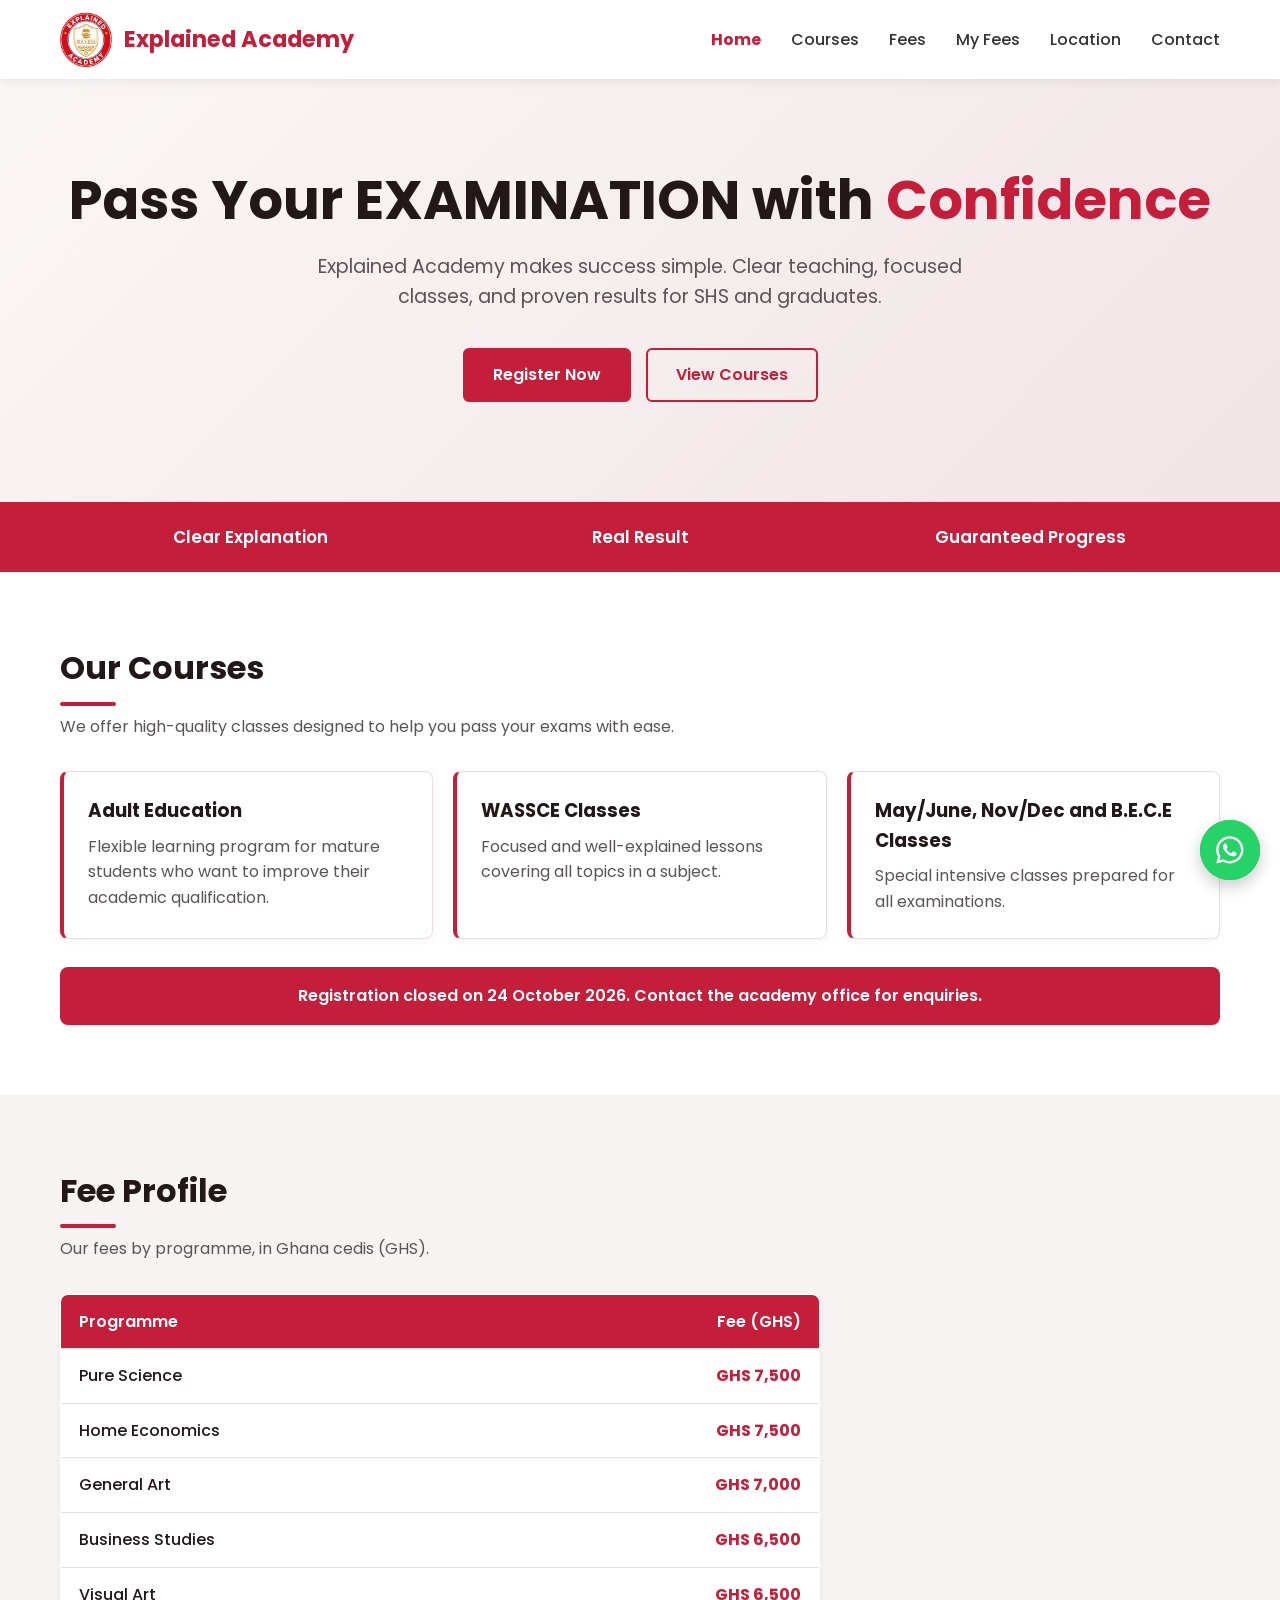
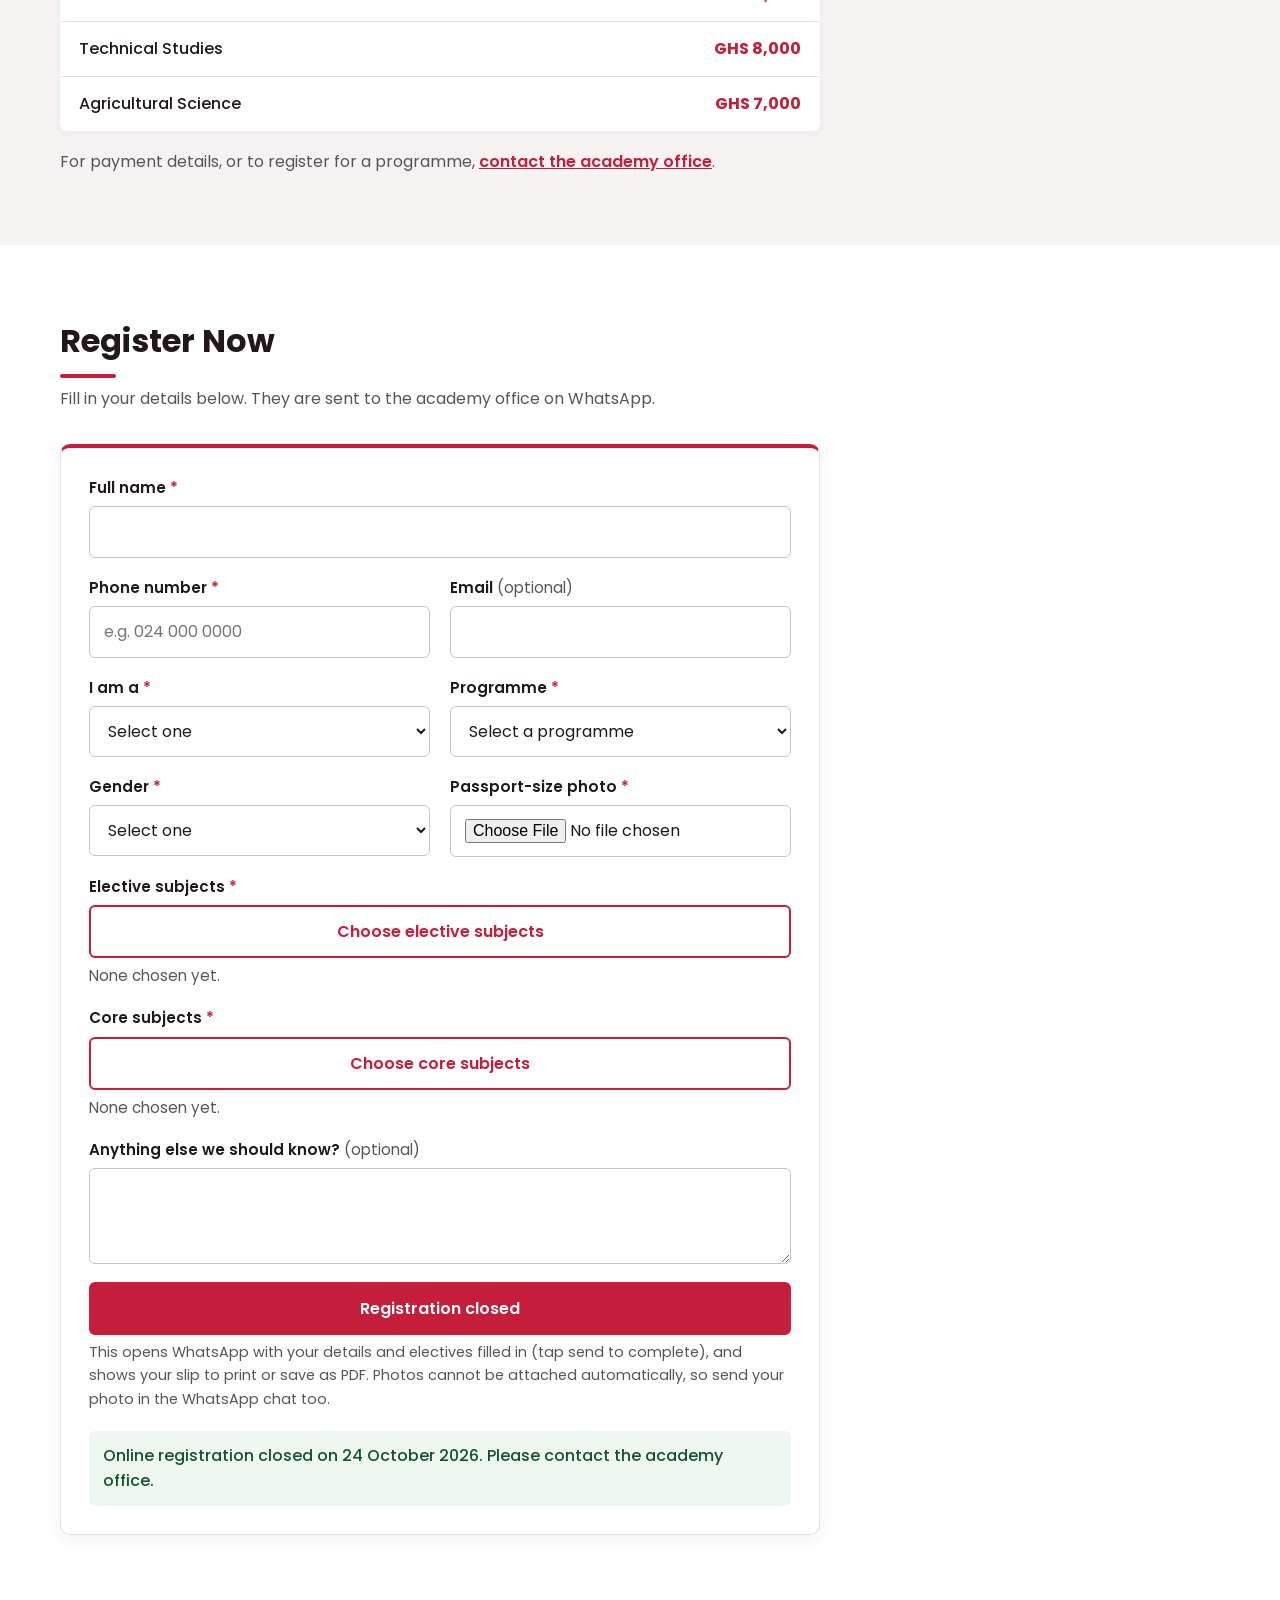
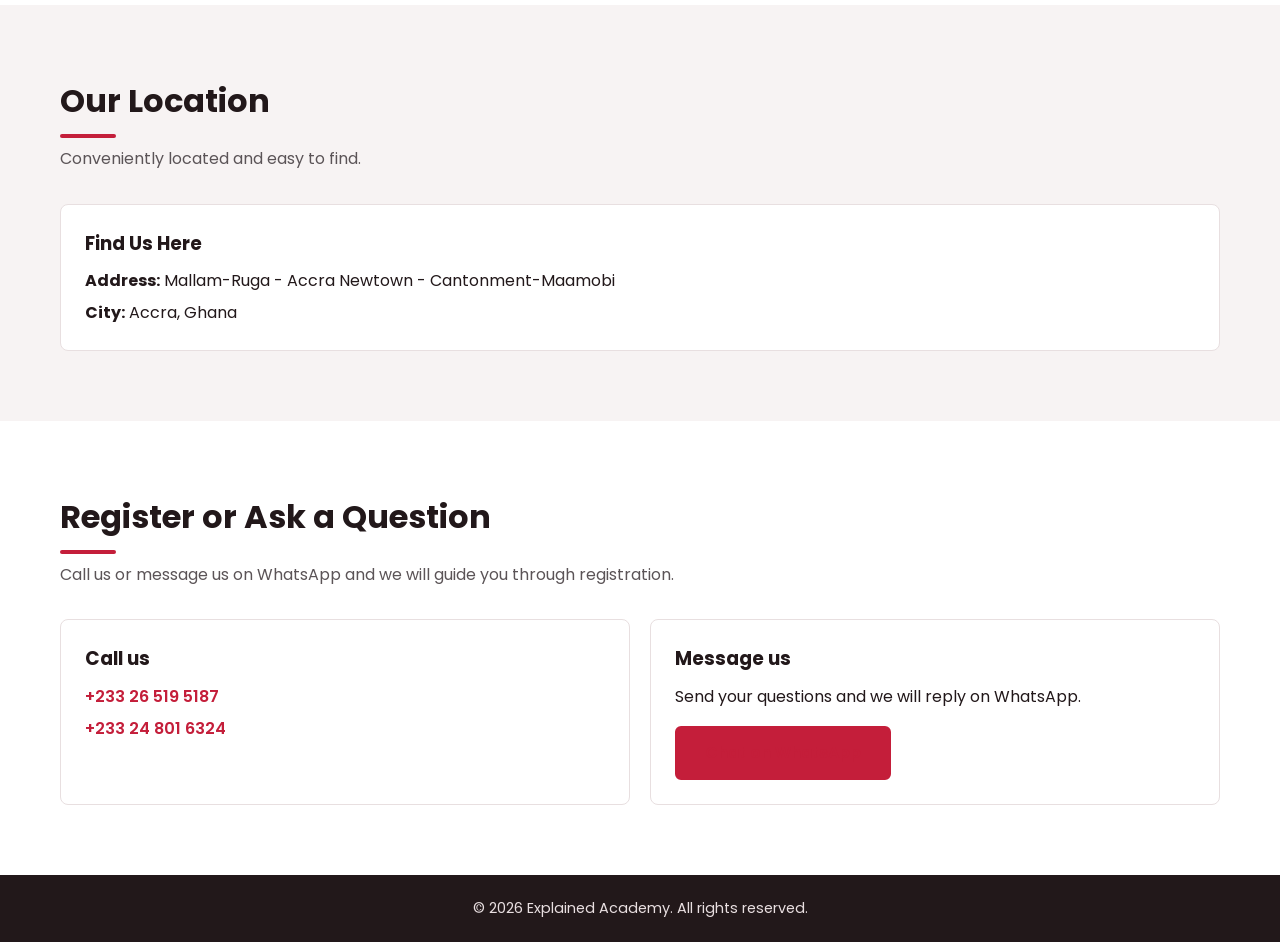
<file: index.html>
<!DOCTYPE html>
<html lang="en">
<head>
<meta charset="UTF-8">
<meta name="viewport" content="width=device-width, initial-scale=1.0, viewport-fit=cover">
<title>Explained Academy | Clear Explanation, Real Result, Guaranteed Progress</title>
<meta name="description" content="Explained Academy | Clear Explanation, Real Result, Guaranteed Progress">

<!-- Google Font -->
<link rel="preconnect" href="https://fonts.googleapis.com">
<link rel="preconnect" href="https://fonts.gstatic.com" crossorigin>
<link href="https://fonts.googleapis.com/css2?family=Poppins:wght@400;500;600;700&display=swap" rel="stylesheet">

<style>
:root {
    --red: #c41e3a;
    --red-dark: #a01830;
    --ink: #22181a;
    --muted: #5b5457;
    --soft: #f7f3f3;
    --line: #e8dfe0;
}
* { margin: 0; padding: 0; box-sizing: border-box; }
html { scroll-behavior: smooth; scroll-padding-top: 90px; }
body { font-family: 'Poppins', system-ui, sans-serif; line-height: 1.6; color: var(--ink); background: #fff; }
.container { max-width: 1200px; margin: 0 auto; padding: 0 20px; }
section { padding: 70px 0; }

/* ===== HEADER ===== */
header { background: #fff; box-shadow: 0 2px 10px rgba(0,0,0,.08); position: sticky; top: 0; z-index: 1000; }
.header-content { display: flex; justify-content: space-between; align-items: center; padding: 12px 0; }
.logo { display: flex; align-items: center; gap: 12px; text-decoration: none; }
.logo img { height: 55px; width: auto; }
.logo-text { font-size: 1.4rem; font-weight: 700; color: var(--red); }
nav ul { display: flex; list-style: none; gap: 30px; }
nav a { text-decoration: none; color: #333; font-weight: 500; transition: color .3s; }
nav a:hover { color: var(--red); }

/* ===== BUTTONS ===== */
.btn { display: inline-block; background: var(--red); color: #fff; padding: 12px 28px; border-radius: 6px; text-decoration: none; font-weight: 600; font-size: 1rem; border: 2px solid var(--red); transition: background .3s, color .3s; }
.btn:hover { background: var(--red-dark); border-color: var(--red-dark); }
.btn-outline { background: transparent; color: var(--red); }
.btn-outline:hover { background: var(--red); color: #fff; }
.btn:focus-visible, nav a:focus-visible { outline: 3px solid var(--ink); outline-offset: 3px; }

/* ===== HERO ===== */
.hero { background: linear-gradient(135deg, #fbf6f6 0%, #f0e4e6 100%); padding: 90px 0 100px; text-align: center; }
.hero h1 { font-size: clamp(2rem, 5vw, 3.4rem); line-height: 1.15; margin-bottom: 20px; }
.hero h1 span { color: var(--red); }
.hero p { font-size: 1.2rem; color: var(--muted); max-width: 700px; margin: 0 auto 35px; }
.hero-buttons { display: flex; justify-content: center; gap: 15px; flex-wrap: wrap; }

/* ===== PROMISE STRIP ===== */
.promise { background: var(--red); color: #fff; padding: 22px 0; }
.promise ul { list-style: none; display: grid; grid-template-columns: repeat(3, 1fr); gap: 10px; text-align: center; font-weight: 600; font-size: 1.05rem; }

/* ===== SECTION HEADINGS ===== */
.section-title { font-size: 2rem; margin-bottom: 8px; }
.section-title::after { content: ""; display: block; width: 56px; height: 4px; margin-top: 8px; background: var(--red); border-radius: 2px; }
.section-subtitle { color: var(--muted); margin-bottom: 32px; }

/* ===== COURSES ===== */
.courses-grid { display: grid; grid-template-columns: repeat(3, 1fr); gap: 20px; }
.course-card { background: #fff; padding: 24px; border-radius: 8px; border: 1px solid var(--line); border-left: 4px solid var(--red); box-shadow: 0 2px 8px rgba(0,0,0,.05); }
.course-card h3 { margin-bottom: 8px; font-size: 1.15rem; }
.course-card p { color: var(--muted); }
.registration-banner { background: var(--red); color: #fff; text-align: center; padding: 16px; border-radius: 8px; font-weight: 600; margin-top: 28px; }

/* ===== LOCATION & CONTACT ===== */
.fees, .location { background: var(--soft); }

/* ===== REGISTRATION FORM ===== */
.reg-form { max-width: 760px; display: grid; grid-template-columns: repeat(2, 1fr); gap: 18px 20px; padding: 28px; background: #fff; border: 1px solid var(--line); border-top: 4px solid var(--red); border-radius: 10px; box-shadow: 0 4px 16px rgba(0,0,0,.06); }
.field { display: flex; flex-direction: column; gap: 6px; }
.field.full { grid-column: 1 / -1; }
.field label { font-weight: 600; font-size: .95rem; }
.field .req::after { content: " *"; color: var(--red); }
.field .opt { font-weight: 400; color: var(--muted); }
.field input, .field select, .field textarea { width: 100%; min-height: 48px; padding: 12px 14px; font: inherit; font-size: 1rem; color: var(--ink); background: #fff; border: 1px solid #cdc2c4; border-radius: 6px; }
.field textarea { min-height: 96px; resize: vertical; }
.field input:focus, .field select:focus, .field textarea:focus { outline: 3px solid rgba(196,30,58,.3); border-color: var(--red); }
.field input:user-invalid, .field select:user-invalid { border-color: var(--red); background: #fff8f9; }
.reg-note { color: var(--muted); font-size: .9rem; }
.reg-status { margin-top: 14px; padding: 12px 14px; border-radius: 6px; background: #eef8f1; color: #14532d; font-weight: 500; }
.reg-status a { color: inherit; font-weight: 700; }
.reg-status[hidden] { display: none; }

/* ===== FEES ===== */
.fee-table { width: 100%; max-width: 760px; border-collapse: collapse; background: #fff; border: 1px solid var(--line); border-radius: 8px; overflow: hidden; box-shadow: 0 2px 8px rgba(0,0,0,.05); }
.sr-only { position: absolute; width: 1px; height: 1px; overflow: hidden; clip: rect(0 0 0 0); white-space: nowrap; }
.fee-table th, .fee-table td { padding: 14px 18px; text-align: left; border-bottom: 1px solid var(--line); }
.fee-table thead th { background: var(--red); color: #fff; font-weight: 600; }
.fee-table th:last-child, .fee-table td:last-child { text-align: right; white-space: nowrap; }
.fee-table tbody tr:last-child td, .fee-table tbody tr:last-child th { border-bottom: 0; }
.fee-table tbody th { font-weight: 500; }
.fee-table tbody td { font-weight: 700; color: var(--red); }
.fee-table tbody tr:hover { background: #fbf4f5; }
.fee-note { margin-top: 18px; color: var(--muted); max-width: 760px; }
.fee-note a { color: var(--red); font-weight: 600; }
.info-grid { display: grid; grid-template-columns: repeat(2, 1fr); gap: 20px; }
.info-card { background: #fff; padding: 24px; border-radius: 8px; border: 1px solid var(--line); }
.info-card h3 { margin-bottom: 10px; }
.info-card p + p { margin-top: 6px; }
.info-card a { color: var(--red); font-weight: 600; text-decoration: none; }
.info-card a:hover { text-decoration: underline; }
.contact-actions { display: flex; gap: 12px; flex-wrap: wrap; margin-top: 16px; }
footer { background: var(--ink); color: #e9dfe1; text-align: center; padding: 22px 0; font-size: .9rem; }

/* ===== WHATSAPP WIDGET ===== */
.wa-widget { --school-color: var(--red); --wa-green: #25d366; --wa-green-dark: #1ebe5a; --wa-size: 60px; --wa-gap: 20px;
    position: fixed; right: max(var(--wa-gap), env(safe-area-inset-right)); bottom: max(var(--wa-gap), env(safe-area-inset-bottom)); z-index: 2000; }
.wa-toggle { position: relative; display: grid; place-items: center; width: var(--wa-size); height: var(--wa-size); padding: 0; border: 0; border-radius: 50%; background: var(--wa-green); color: #fff; cursor: pointer; box-shadow: 0 6px 16px rgba(0,0,0,.22); transition: background-color .2s, transform .2s; }
.wa-toggle svg { width: 56%; height: 56%; fill: currentColor; }
.wa-toggle:hover { background: var(--wa-green-dark); transform: scale(1.06); }
.wa-toggle:focus-visible { outline: 3px solid #fff; outline-offset: 3px; box-shadow: 0 0 0 6px var(--school-color); }
.wa-toggle::before { content: ""; position: absolute; inset: 0; border-radius: 50%; background: var(--wa-green); z-index: -1; animation: wa-ring 3.5s ease-out 1.5s infinite; }
.wa-widget.is-open .wa-toggle::before, .wa-toggle:hover::before { animation: none; }
@keyframes wa-ring { 0% { transform: scale(1); opacity: .55; } 60%, 100% { transform: scale(1.7); opacity: 0; } }
.wa-tip { position: absolute; top: 50%; right: calc(100% + 14px); translate: 8px -50%; padding: 8px 14px; border-radius: 6px; background: #1a1a1a; color: #fff; font-size: .9rem; font-weight: 500; white-space: nowrap; opacity: 0; visibility: hidden; pointer-events: none; transition: opacity .2s, translate .2s, visibility 0s linear .2s; }
.wa-tip::after { content: ""; position: absolute; top: 50%; right: -6px; transform: translateY(-50%); border: 6px solid transparent; border-right-width: 0; border-left-color: #1a1a1a; }
.wa-widget:not(.is-open) .wa-toggle:hover .wa-tip, .wa-widget:not(.is-open) .wa-toggle:focus-visible .wa-tip { opacity: 1; visibility: visible; translate: 0 -50%; transition-delay: 0s; }
@media (hover: none) { .wa-tip { display: none; } }
.wa-panel { position: absolute; right: 0; bottom: calc(100% + 14px); width: min(320px, calc(100vw - 32px)); overflow: hidden; border-radius: 14px; background: #fff; box-shadow: 0 12px 32px rgba(0,0,0,.22); transform-origin: bottom right; opacity: 0; visibility: hidden; scale: .94; translate: 0 8px; transition: opacity .22s, scale .22s, translate .22s, visibility 0s linear .22s; }
.wa-widget.is-open .wa-panel { opacity: 1; visibility: visible; scale: 1; translate: 0 0; transition-delay: 0s; }
.wa-head { display: flex; align-items: center; gap: 12px; padding: 14px 16px; background: var(--school-color); color: #fff; }
.wa-avatar { flex: none; display: grid; place-items: center; width: 40px; height: 40px; border-radius: 50%; background: #fff; color: var(--school-color); font-weight: 700; }
.wa-head-text { flex: 1; min-width: 0; }
.wa-head-text strong { display: block; line-height: 1.25; }
.wa-head-text span { font-size: .82rem; opacity: .9; }
.wa-close { flex: none; width: 36px; height: 36px; border: 0; border-radius: 50%; background: transparent; color: #fff; font-size: 1.5rem; line-height: 1; cursor: pointer; }
.wa-close:hover { background: rgba(255,255,255,.18); }
.wa-close:focus-visible { outline: 2px solid #fff; }
.wa-body { padding: 16px; background: #f4f6f9; }
.wa-bubble { margin: 0 0 14px; padding: 10px 14px; border-radius: 4px 12px 12px 12px; background: #fff; font-size: .95rem; line-height: 1.45; box-shadow: 0 1px 2px rgba(0,0,0,.08); }
.wa-options { display: grid; gap: 8px; }
.wa-option { display: block; padding: 12px 14px; border: 1px solid #b87286; border-radius: 10px; background: #fff; color: var(--school-color); font-size: .95rem; font-weight: 600; text-decoration: none; transition: background-color .15s, border-color .15s; }
.wa-option:hover { background: #fbeff1; border-color: var(--school-color); }
.wa-option:focus-visible { outline: 3px solid var(--school-color); outline-offset: 2px; }
.wa-option.is-primary { background: var(--wa-green); border-color: var(--wa-green); color: #fff; text-align: center; }
.wa-option.is-primary:hover { background: var(--wa-green-dark); border-color: var(--wa-green-dark); }

/* ===== ELECTIVES & PHOTO ===== */
.electives { border: 1px solid var(--line); border-radius: 8px; padding: 14px 16px 16px; }
.electives legend { font-weight: 600; font-size: .95rem; padding: 0 6px; }
.elective-help { color: var(--muted); font-size: .9rem; margin-bottom: 10px; }
.elective-list { display: flex; flex-wrap: wrap; gap: 10px; }
.chip { position: relative; }
.chip input { position: absolute; opacity: 0; inset: 0; width: 100%; height: 100%; margin: 0; cursor: pointer; }
.chip span { display: block; padding: 10px 16px; border: 1px solid #cdc2c4; border-radius: 999px; background: #fff; font-size: .95rem; font-weight: 500; }
.chip input:checked + span { background: var(--red); border-color: var(--red); color: #fff; }
.chip input:focus-visible + span { outline: 3px solid var(--ink); outline-offset: 2px; }
.chip input:disabled + span { opacity: .45; }
.elective-count { margin-top: 10px; font-weight: 600; }
nav a.active { color: var(--red); font-weight: 700; }
.fee-line { font-weight: 600; color: var(--red-dark); }
.fee-line[hidden] { display: none; }
.draft-note { color: var(--muted); font-size: .85rem; }
.elective-summary { color: var(--muted); font-size: .95rem; }
.form-error { color: var(--red-dark); font-weight: 600; }
.form-error[hidden] { display: none; }
.photo-row { display: flex; align-items: center; gap: 14px; }
.photo-preview { width: 84px; height: 100px; object-fit: cover; border: 1px solid var(--line); border-radius: 6px; background: var(--soft); }
.photo-preview[hidden] { display: none; }

/* ===== PRINTABLE SLIP ===== */
.slip-wrap { position: fixed; inset: 0; z-index: 3000; overflow: auto; background: rgba(34,24,26,.75); padding: 20px 12px; }
.slip-wrap[hidden] { display: none; }
.slip { max-width: 760px; margin: 0 auto; background: #fff; padding: 28px; border-radius: 8px; }
.slip-head { text-align: center; }
.slip-head img { height: 60px; width: auto; }
.slip-head h2 { color: var(--red); font-size: 1.3rem; }
.slip-photo { display: block; width: 150px; height: 180px; object-fit: cover; margin: 16px auto; border: 1px solid var(--line); border-radius: 6px; padding: 4px; }
.slip-title { text-align: center; font-size: 1.4rem; margin-bottom: 12px; }
.slip-details { display: grid; grid-template-columns: repeat(2, 1fr); gap: 6px 20px; margin-bottom: 16px; }
.slip-table { width: 100%; border-collapse: collapse; }
.slip-table th, .slip-table td { border: 1px solid var(--line); padding: 8px 10px; text-align: left; }
.slip-table thead th { background: var(--red); color: #fff; }
.slip-note { margin-top: 14px; font-size: .85rem; color: var(--muted); }
.slip-actions { display: flex; flex-wrap: wrap; gap: 12px; justify-content: center; max-width: 760px; margin: 14px auto 0; }
.btn-button { cursor: pointer; font-family: inherit; }
@media (max-width: 480px) { .slip-details { grid-template-columns: 1fr; } .slip { padding: 18px; } }
@media print {
    @page { margin: 14mm; }
    body > *:not(.slip-wrap) { display: none !important; }
    .slip-wrap { position: static; background: #fff; padding: 0; overflow: visible; }
    .slip { max-width: none; padding: 0; }
    .slip-actions { display: none; }
    .slip-table thead th { background: var(--red) !important; color: #fff !important; -webkit-print-color-adjust: exact; print-color-adjust: exact; }
}

/* ===== RESPONSIVE ===== */
@media (max-width: 900px) {
    .courses-grid, .info-grid { grid-template-columns: 1fr; }
}
@media (max-width: 700px) {
    .reg-form { grid-template-columns: 1fr; padding: 20px; }
}
@media (max-width: 768px) {
    section { padding: 50px 0; }
    .header-content { flex-direction: column; gap: 10px; }
    nav ul { gap: 18px; flex-wrap: wrap; justify-content: center; }
    .hero { padding: 60px 0 70px; }
    .hero p { font-size: 1.05rem; }
    .promise ul { grid-template-columns: 1fr; }
}
@media (max-width: 480px) {
    .wa-widget { --wa-size: 54px; --wa-gap: 16px; }
    .logo-text { font-size: 1.2rem; }
}
@media (prefers-reduced-motion: reduce) {
    html { scroll-behavior: auto; }
    .wa-toggle, .wa-tip, .wa-panel, .wa-option { transition: none; }
    .wa-toggle::before { animation: none; }
    .wa-toggle:hover { transform: none; }
}
</style>
</head>
<body>

<!-- HEADER -->
<header>
    <div class="container">
        <div class="header-content">
            <a href="#home" class="logo">
                <img src="explained1.png" alt="Explained Academy logo">
                <span class="logo-text">Explained Academy</span>
            </a>
            <nav aria-label="Main">
                <ul>
                    <li><a href="#home">Home</a></li>
                    <li><a href="#courses">Courses</a></li>
                    <li><a href="#fees">Fees</a></li>
                    <li><a href="fees-portfolio.html">My Fees</a></li>
                    <li><a href="#location">Location</a></li>
                    <li><a href="#contact">Contact</a></li>
                </ul>
            </nav>
        </div>
    </div>
</header>

<main>
<!-- HERO -->
<section class="hero" id="home">
    <div class="container">
        <h1>Pass Your EXAMINATION with <span>Confidence</span></h1>
        <p>Explained Academy makes success simple. Clear teaching, focused classes, and proven results for SHS and graduates.</p>
        <div class="hero-buttons">
            <a href="#register" class="btn">Register Now</a>
            <a href="#courses" class="btn btn-outline">View Courses</a>
        </div>
    </div>
</section>

<div class="promise">
    <div class="container">
        <ul>
            <li>Clear Explanation</li>
            <li>Real Result</li>
            <li>Guaranteed Progress</li>
        </ul>
    </div>
</div>

<!-- COURSES -->
<section class="courses" id="courses">
    <div class="container">
        <h2 class="section-title">Our Courses</h2>
        <p class="section-subtitle">We offer high-quality classes designed to help you pass your exams with ease.</p>

        <div class="courses-grid">
            <div class="course-card">
                <h3>Adult Education</h3>
                <p>Flexible learning program for mature students who want to improve their academic qualification.</p>
            </div>
            <div class="course-card">
                <h3>WASSCE Classes</h3>
                <p>Focused and well-explained lessons covering all topics in a subject.</p>
            </div>
            <div class="course-card">
                <h3>May/June, Nov/Dec and B.E.C.E Classes</h3>
                <p>Special intensive classes prepared for all examinations.</p>
            </div>
        </div>

        <div class="registration-banner" id="reg-banner">Registration Still Ongoing - Limited Slots Available! <span id="reg-countdown"></span></div>
    </div>
</section>

<!-- FEES -->
<section class="fees" id="fees">
    <div class="container">
        <h2 class="section-title">Fee Profile</h2>
        <p class="section-subtitle">Our fees by programme, in Ghana cedis (GHS).</p>

        <table class="fee-table">
            <caption class="sr-only">Fees by programme in Ghana cedis</caption>
            <thead>
                <tr><th scope="col">Programme</th><th scope="col">Fee (GHS)</th></tr>
            </thead>
            <tbody>
                <tr><th scope="row">Pure Science</th><td>GHS 7,500</td></tr>
                <tr><th scope="row">Home Economics</th><td>GHS 7,500</td></tr>
                <tr><th scope="row">General Art</th><td>GHS 7,000</td></tr>
                <tr><th scope="row">Business Studies</th><td>GHS 6,500</td></tr>
                <tr><th scope="row">Visual Art</th><td>GHS 6,500</td></tr>
                <tr><th scope="row">Technical Studies</th><td>GHS 8,000</td></tr>
                <tr><th scope="row">Agricultural Science</th><td>GHS 7,000</td></tr>
            </tbody>
        </table>

        <p class="fee-note">For payment details, or to register for a programme, <a href="#contact">contact the academy office</a>.</p>
    </div>
</section>

<!-- REGISTER -->
<section class="register" id="register">
    <div class="container">
        <h2 class="section-title">Register Now</h2>
        <p class="section-subtitle">Fill in your details below. They are sent to the academy office on WhatsApp.</p>

        <form class="reg-form" id="reg-form">
            <div class="field full">
                <label class="req" for="reg-name">Full name</label>
                <input id="reg-name" name="name" type="text" autocomplete="name" required>
            </div>
            <div class="field">
                <label class="req" for="reg-phone">Phone number</label>
                <input id="reg-phone" name="phone" type="tel" inputmode="tel" autocomplete="tel" placeholder="e.g. 024 000 0000" required>
            </div>
            <div class="field">
                <label for="reg-email">Email <span class="opt">(optional)</span></label>
                <input id="reg-email" name="email" type="email" autocomplete="email">
            </div>
            <div class="field">
                <label class="req" for="reg-type">I am a</label>
                <select id="reg-type" name="type" required>
                    <option value="" selected disabled>Select one</option>
                    <option>SHS student</option>
                    <option>Graduate</option>
                    <option>Adult learner</option>
                </select>
            </div>
            <div class="field">
                <label class="req" for="reg-programme">Programme</label>
                <select id="reg-programme" name="programme" required>
                    <option value="" selected disabled>Select a programme</option>
                    <option>Pure Science</option>
                    <option>Home Economics</option>
                    <option>General Art</option>
                    <option>Business Studies</option>
                    <option>Visual Art</option>
                    <option>Technical Studies</option>
                    <option>Agricultural Science</option>
                    <option>B.E.C.E 2000</option>
                    <option>Adult Education</option>
                    <option>Not sure yet</option>
                </select>
                <p class="fee-line" id="fee-line" aria-live="polite" hidden></p>
            </div>
            <div class="field">
                <label class="req" for="reg-gender">Gender</label>
                <select id="reg-gender" name="gender" required>
                    <option value="" selected disabled>Select one</option>
                    <option>Male</option>
                    <option>Female</option>
                </select>
            </div>
            <div class="field">
                <label class="req" for="reg-photo">Passport-size photo</label>
                <div class="photo-row">
                    <input id="reg-photo" name="photo" type="file" accept="image/*" required>
                    <img class="photo-preview" id="photo-preview" alt="Selected photo preview" hidden>
                </div>
            </div>
            <div class="field full">
                <label class="req" for="open-electives">Elective subjects</label>
                <button class="btn btn-outline btn-button" type="button" id="open-electives">Choose elective subjects</button>
                <p class="elective-summary" id="elective-summary">None chosen yet.</p>
                <p class="form-error" id="reg-error" role="alert" hidden></p>
            </div>
            <div class="field full">
                <label class="req" for="open-core">Core subjects</label>
                <button class="btn btn-outline btn-button" type="button" id="open-core">Choose core subjects</button>
                <p class="elective-summary" id="core-summary">None chosen yet.</p>
            </div>
            <div class="slip-wrap" id="core-modal" hidden>
                <div class="slip" role="dialog" aria-label="Choose core subjects">
                    <h3 class="slip-title">Choose your core subjects</h3>
                    <p class="elective-help">Pick any of the core subjects, or choose all of them.</p>
                    <div class="elective-list" id="core-list"></div>
                    <div class="slip-actions"><button class="btn btn-button" type="button" id="core-done">Done</button></div>
                </div>
            </div>
            <div class="slip-wrap" id="el-modal" hidden>
                <div class="slip" role="dialog" aria-label="Choose elective subjects">
                    <h3 class="slip-title">Choose your elective subjects</h3>
                    <p class="elective-help" id="elective-help"></p>
                    <div class="elective-list" id="elective-list"></div>
                    <p class="elective-count" id="elective-count" aria-live="polite"></p>
                    <div class="slip-actions"><button class="btn btn-button" type="button" id="el-done">Done</button></div>
                </div>
            </div>
            <div class="field full">
                <label for="reg-notes">Anything else we should know? <span class="opt">(optional)</span></label>
                <textarea id="reg-notes" name="notes"></textarea>
            </div>
            <div class="field full">
                <button class="btn btn-button" type="submit">Register &amp; get my printable slip</button>
                <p class="reg-note">This opens WhatsApp with your details and electives filled in (tap send to complete), and shows your slip to print or save as PDF. Photos cannot be attached automatically, so send your photo in the WhatsApp chat too.</p>
                <p class="reg-status" id="reg-status" role="status" hidden></p>
            </div>
        </form>
    </div>
</section>

<!-- LOCATION -->
<section class="location" id="location">
    <div class="container">
        <h2 class="section-title">Our Location</h2>
        <p class="section-subtitle">Conveniently located and easy to find.</p>
        <div class="info-card">
            <h3>Find Us Here</h3>
            <p><strong>Address:</strong> Mallam-Ruga - Accra Newtown - Cantonment-Maamobi</p>
            <p><strong>City:</strong> Accra, Ghana</p>
        </div>
    </div>
</section>

<!-- CONTACT -->
<section class="contact" id="contact">
    <div class="container">
        <h2 class="section-title">Register or Ask a Question</h2>
        <p class="section-subtitle">Call us or message us on WhatsApp and we will guide you through registration.</p>
        <div class="info-grid">
            <div class="info-card">
                <h3>Call us</h3>
                <p><a href="tel:+233265195187">+233 26 519 5187</a></p>
                <p><a href="tel:+233248016324">+233 24 801 6324</a></p>
            </div>
            <div class="info-card">
                <h3>Message us</h3>
                <p>Send your questions and we will reply on WhatsApp.</p>
                <div class="contact-actions">
                    <a class="btn" target="_blank" rel="noopener noreferrer" href="https://wa.me/233265195187?text=Hello%2C%20I%20would%20like%20to%20register.">Chat on WhatsApp</a>
                </div>
            </div>
        </div>
    </div>
</section>
</main>

<footer>
    <div class="container">&copy; 2026 Explained Academy. All rights reserved.</div>
</footer>

<!-- PRINTABLE SLIP -->
<div class="slip-wrap" id="slip-wrap" hidden>
    <div class="slip" id="slip" role="dialog" aria-label="Registration slip">
        <div class="slip-head">
            <img src="explained1.png" alt="" onerror="this.hidden=true">
            <h2>Explained Academy</h2>
        </div>
        <img class="slip-photo" id="slip-photo" alt="Candidate photo">
        <h3 class="slip-title">Registration Slip</h3>
        <div class="slip-details">
            <p><strong>Reference No.:</strong> <span id="s-ref"></span></p>
            <p><strong>Date:</strong> <span id="s-date"></span></p>
            <p><strong>Candidate Name:</strong> <span id="s-name"></span></p>
            <p><strong>Gender:</strong> <span id="s-gender"></span></p>
            <p><strong>Phone:</strong> <span id="s-phone"></span></p>
            <p><strong>Category:</strong> <span id="s-type"></span></p>
            <p><strong>Programme:</strong> <span id="s-programme"></span></p>
            <p id="s-fee-row" hidden><strong>Programme Fee:</strong> <span id="s-fee"></span></p>
        </div>
        <table class="slip-table">
            <thead><tr><th scope="col">S/N</th><th scope="col">Subject</th><th scope="col">Type</th></tr></thead>
            <tbody id="s-rows"></tbody>
        </table>
        <p class="slip-note">This slip shows your registration request. Present it at the academy office when making payment.</p>
    </div>
    <div class="slip-actions">
        <button class="btn btn-button" type="button" id="slip-print">Click here to print / save as PDF</button>
        <button class="btn btn-outline btn-button" type="button" id="slip-close" style="background:#fff">Return</button>
    </div>
</div>

<!-- WHATSAPP WIDGET -->
<div class="wa-widget">
    <div class="wa-panel" id="wa-panel" role="dialog" aria-label="Contact Explained Academy on WhatsApp">
        <div class="wa-head">
            <div class="wa-avatar" aria-hidden="true">E</div>
            <div class="wa-head-text">
                <strong>Explained Academy</strong>
                <span>Chat with the academy office</span>
            </div>
            <button class="wa-close" type="button" aria-label="Close chat panel">&times;</button>
        </div>
        <div class="wa-body">
            <p class="wa-bubble">Hello! How can we help you today? Choose a topic and we will continue on WhatsApp.</p>
            <div class="wa-options">
                <a class="wa-option" target="_blank" rel="noopener noreferrer" href="https://wa.me/233265195187?text=Hello%2C%20I%20would%20like%20to%20register.">Register for classes</a>
                <a class="wa-option" target="_blank" rel="noopener noreferrer" href="https://wa.me/233265195187?text=Hello%2C%20I%20would%20like%20to%20know%20about%20course%20fees.">Course fees</a>
                <a class="wa-option" target="_blank" rel="noopener noreferrer" href="https://wa.me/233265195187?text=Hello%2C%20I%20would%20like%20to%20visit%20the%20academy.">Visit the academy</a>
                <a class="wa-option is-primary" target="_blank" rel="noopener noreferrer" href="https://wa.me/233265195187?text=Hello%2C%20I%20have%20a%20question.">Ask something else</a>
            </div>
        </div>
    </div>
    <button class="wa-toggle" type="button" aria-expanded="false" aria-controls="wa-panel" aria-label="Chat with Explained Academy on WhatsApp">
        <svg viewBox="0 0 32 32" aria-hidden="true" focusable="false">
            <path d="M16.003 3C8.83 3 3 8.83 3 16c0 2.29.6 4.52 1.74 6.49L3 29l6.7-1.71A12.94 12.94 0 0 0 16 29c7.17 0 13-5.83 13-13S23.17 3 16.003 3zm0 23.7c-1.95 0-3.86-.53-5.53-1.52l-.4-.24-3.98 1.02 1.06-3.88-.26-.4A10.66 10.66 0 0 1 5.3 16c0-5.9 4.8-10.7 10.7-10.7S26.7 10.1 26.7 16s-4.8 10.7-10.7 10.7zm5.87-8c-.32-.16-1.9-.94-2.2-1.04-.3-.1-.51-.16-.73.16-.21.32-.83 1.04-1.02 1.26-.19.21-.37.24-.7.08-.32-.16-1.35-.5-2.57-1.58-.95-.85-1.59-1.9-1.78-2.22-.19-.32-.02-.5.14-.66.14-.14.32-.37.48-.56.16-.19.21-.32.32-.54.1-.21.05-.4-.03-.56-.08-.16-.73-1.76-1-2.4-.26-.63-.53-.54-.73-.55h-.62c-.21 0-.56.08-.85.4-.29.32-1.12 1.1-1.12 2.68s1.15 3.1 1.31 3.32c.16.21 2.26 3.45 5.47 4.84.76.33 1.36.52 1.82.67.77.24 1.46.21 2.01.13.61-.09 1.9-.78 2.17-1.53.27-.75.27-1.4.19-1.53-.08-.13-.29-.21-.61-.37z"/>
        </svg>
        <span class="wa-tip" aria-hidden="true">Questions? Chat with us</span>
    </button>
</div>

<script>
(function () {
    var widget = document.querySelector(".wa-widget");
    var toggle = widget.querySelector(".wa-toggle");
    var closeBtn = widget.querySelector(".wa-close");

    function setOpen(open) {
        widget.classList.toggle("is-open", open);
        toggle.setAttribute("aria-expanded", String(open));
    }
    toggle.addEventListener("click", function () { setOpen(!widget.classList.contains("is-open")); });
    closeBtn.addEventListener("click", function () { setOpen(false); toggle.focus(); });
    document.addEventListener("keydown", function (e) {
        if (e.key === "Escape" && widget.classList.contains("is-open")) { setOpen(false); toggle.focus(); }
    });

    // Greet once per visit, then stay out of the way
    var seen = false;
    try { seen = sessionStorage.getItem("wa-greeted") === "1"; } catch (e) {}
    if (!seen) {
        setTimeout(function () {
            setOpen(true);
            try { sessionStorage.setItem("wa-greeted", "1"); } catch (e) {}
        }, 6000);
    }
})();
</script>

<script>
// Registration form: electives, photo, WhatsApp message and printable slip
(function () {
    var NUMBER = "233265195187";
    // Paste your Google Apps Script web-app URL here (see setup steps). Leave "" to keep using WhatsApp only.
    var BACKEND = "";
    var MAX_ELECTIVES = 4;   // change to allow more/fewer electives
    var CORE = ["English Language", "Mathematics (Core)", "Integrated Science", "Social Studies"];
    // Edit these lists to match what the academy offers
    var ELECTIVES = {
        "Pure Science": ["Aviation and Aerospace Engineering", "Engineering", "Manufacturing Engineering", "Further Mathematics/Mathematics", "Additional Mathematics", "Chemistry", "Robotics", "Biology", "Geography", "Physics", "Computing", "Information and Communication Technology", "Biomedical Science"],
        "Home Economics": ["Foods and Nutrition", "Economics", "Management in Living", "Clothing and Textiles", "Graphic Design", "General Knowledge in Art"],
        "General Art": ["Dagaare", "Dagbani", "Dangme", "Ewe", "Fante", "Ga", "Kasem", "Nzema", "Twi (Akuapem)", "Twi (Asante)", "Performing Arts", "Arabic", "Music", "French", "Spanish", "Government", "History", "Economics", "Religious and Moral Education", "Literature in English", "Christian Religious Studies", "West African Traditional Religion", "Islamic Religious Studies", "Computing"],
        "Business Studies": ["Principles of Cost Accounting", "Business Studies - Accounting", "Business Management", "Further Mathematics/Mathematics", "Economics", "Financial Accounting", "Clerical Office Duties", "Computing"],
        "Visual Art": ["Ceramics", "Further Mathematics/Mathematics", "Basketry", "Graphic Design", "Jewelry", "Leatherwork", "Picture Making", "Sculpture", "General Knowledge in Art"],
        "Technical Studies": ["Electronics", "Art and Design", "Applied Technology (Wood Technology)", "Applied Technology (Automotive)", "Applied Technology (Metal Technology)", "Applied Technology (Building Construction and Wood Technology)", "Auto Mechanics", "Physical Education and Health", "Design and Communication Technology", "Applied Technology (Electrical & Electronic Technology)", "Woodwork", "Applied Technology (Automotive & Metal Technology)", "Animal Husbandry", "Applied Electricity", "Metalwork", "Typewriting", "Technical Drawing", "Crop Husbandry and Horticulture"],
        "Agricultural Science": ["Fisheries", "Forestry", "General Agriculture"]
    };
    var all = {};
    Object.keys(ELECTIVES).forEach(function (k) { ELECTIVES[k].forEach(function (x) { all[x] = 1; }); });
    ELECTIVES["B.EC.E 2000"] = ELECTIVES["Adult Education"] = ELECTIVES["Not sure yet"] = Object.keys(all).sort();

    var form = document.getElementById("reg-form");
    var status = document.getElementById("reg-status");
    var error = document.getElementById("reg-error");
    var prog = document.getElementById("reg-programme");
    var list = document.getElementById("elective-list");
    var help = document.getElementById("elective-help");
    var count = document.getElementById("elective-count");
    var photoInput = document.getElementById("reg-photo");
    var preview = document.getElementById("photo-preview");
    var photoData = "";
    var wrap = document.getElementById("slip-wrap");
    var feeLine = document.getElementById("fee-line");

    // Read the fee from the Fee Profile table so it always matches the page
    function feeFor(name) {
        var rows = document.querySelectorAll(".fee-table tbody tr");
        for (var i = 0; i < rows.length; i++) {
            var th = rows[i].querySelector("th"), td = rows[i].querySelector("td");
            if (th && td && th.textContent.trim() === name) return td.textContent.trim();
        }
        return "";
    }
    function showFee() {
        var fee = feeFor(prog.value);
        feeLine.hidden = !prog.value;
        feeLine.textContent = fee ? "Programme fee: " + fee : "Fee depends on your subjects. Please contact the academy office.";
    }
    // Accepts 0XXXXXXXXX, 233XXXXXXXXX or +233XXXXXXXXX; returns 0XXXXXXXXX or ""
    function cleanPhone(v) {
        var t = v.replace(/[\s\-().]/g, "");
        if (/^\+?233\d{9}$/.test(t)) t = "0" + t.replace(/^\+?233/, "");
        return /^0\d{9}$/.test(t) ? t : "";
    }

    function checked() { return Array.prototype.slice.call(list.querySelectorAll("input:checked")).map(function (i) { return i.value; }); }
    function update() {
        var n = checked().length;
        count.textContent = "Selected " + n + " of " + MAX_ELECTIVES;
        document.getElementById("elective-summary").textContent = n ? "Chosen: " + checked().join(", ") : "None chosen yet.";
        list.querySelectorAll("input").forEach(function (i) { i.disabled = !i.checked && n >= MAX_ELECTIVES; });
    }
    prog.addEventListener("change", function () {
        list.innerHTML = "";
        (ELECTIVES[prog.value] || []).forEach(function (name, idx) {
            var l = document.createElement("label"); l.className = "chip";
            var i = document.createElement("input"); i.type = "checkbox"; i.name = "elective"; i.value = name; i.id = "el-" + idx;
            var sp = document.createElement("span"); sp.textContent = name;
            l.appendChild(i); l.appendChild(sp); list.appendChild(l);
        });
        help.textContent = "Tap to choose up to " + MAX_ELECTIVES + " elective subjects.";
        showFee(); update();
    });
    var modal = document.getElementById("el-modal"), openBtn = document.getElementById("open-electives");
    openBtn.addEventListener("click", function () {
        if (!prog.value) { error.hidden = false; error.textContent = "Please select a programme first."; prog.focus(); return; }
        error.hidden = true; modal.hidden = false; modal.scrollTop = 0;
    });
    function closeModal() { modal.hidden = true; openBtn.focus(); }
    document.getElementById("el-done").addEventListener("click", closeModal);
    document.addEventListener("keydown", function (e) { if (e.key === "Escape" && !modal.hidden) closeModal(); });
    list.addEventListener("change", update);

    // Core subjects picker
    var coreList = document.getElementById("core-list"), coreModal = document.getElementById("core-modal"), coreBtn = document.getElementById("open-core"), allInput;
    ["All core subjects"].concat(CORE).forEach(function (name, idx) {
        var l = document.createElement("label"); l.className = "chip";
        var i = document.createElement("input"); i.type = "checkbox"; i.name = "core"; i.value = idx ? name : "__all";
        var sp = document.createElement("span"); sp.textContent = name;
        l.appendChild(i); l.appendChild(sp); coreList.appendChild(l); if (!idx) allInput = i;
    });
    function coreChosen() { return Array.prototype.slice.call(coreList.querySelectorAll('input:checked')).map(function (i) { return i.value; }).filter(function (v) { return v !== "__all"; }); }
    function coreUpdate() {
        var c = coreChosen(); allInput.checked = c.length === CORE.length;
        document.getElementById("core-summary").textContent = allInput.checked ? "Chosen: All core subjects" : c.length ? "Chosen: " + c.join(", ") : "None chosen yet.";
    }
    coreList.addEventListener("change", function (e) {
        if (e.target === allInput) { coreList.querySelectorAll("input").forEach(function (i) { i.checked = allInput.checked; }); }
        coreUpdate();
    });
    coreBtn.addEventListener("click", function () { error.hidden = true; coreModal.hidden = false; coreModal.scrollTop = 0; });
    function closeCore() { coreModal.hidden = true; coreBtn.focus(); }
    document.getElementById("core-done").addEventListener("click", closeCore);
    document.addEventListener("keydown", function (e) { if (e.key === "Escape" && !coreModal.hidden) closeCore(); });

    // Resize photo to keep it light, keep as data URL
    photoInput.addEventListener("change", function () {
        var f = photoInput.files[0]; if (!f) return;
        var r = new FileReader();
        r.onload = function () {
            var img = new Image();
            img.onload = function () {
                var max = 600, sc = Math.min(1, max / Math.max(img.width, img.height));
                var c = document.createElement("canvas");
                c.width = Math.round(img.width * sc); c.height = Math.round(img.height * sc);
                c.getContext("2d").drawImage(img, 0, 0, c.width, c.height);
                photoData = c.toDataURL("image/jpeg", 0.85);
                preview.src = photoData; preview.hidden = false;
            };
            img.src = r.result;
        };
        r.readAsDataURL(f);
    });

    function showSlip(d, electives, core, ref) {
        function set(id, v) { document.getElementById(id).textContent = v; }
        set("s-ref", ref); set("s-date", new Date().toLocaleDateString("en-GB"));
        set("s-name", d.get("name").trim().toUpperCase()); set("s-gender", d.get("gender"));
        set("s-phone", cleanPhone(d.get("phone"))); set("s-type", d.get("type")); set("s-programme", d.get("programme"));
        var fee = feeFor(d.get("programme")); document.getElementById("s-fee-row").hidden = !fee; set("s-fee", fee);
        document.getElementById("slip-photo").src = photoData;
        var rows = document.getElementById("s-rows"); rows.innerHTML = "";
        core.map(function (n) { return [n, "Core"]; }).concat(electives.map(function (n) { return [n, "Elective"]; })).forEach(function (r, i) {
            var tr = document.createElement("tr");
            [String(i + 1), r[0], r[1]].forEach(function (t) { var td = document.createElement("td"); td.textContent = t; tr.appendChild(td); });
            rows.appendChild(tr);
        });
        wrap.hidden = false; wrap.scrollTop = 0; document.title = "Registration Slip - " + ref;
        return ref;
    }

    form.addEventListener("submit", function (e) {
        e.preventDefault();
        var electives = checked(), core = coreChosen();
        if (!cleanPhone(form.elements.namedItem("phone").value)) { error.hidden = false; error.textContent = "Please enter a valid phone number, for example 024 000 0000."; form.elements.namedItem("phone").focus(); return; }
        if (!core.length) { error.hidden = false; error.textContent = "Please choose at least one core subject."; coreBtn.focus(); return; }
        if (!electives.length) { error.hidden = false; error.textContent = "Please choose at least one elective subject."; openBtn.focus(); return; }
        if (!photoData) { error.hidden = false; error.textContent = "Please wait for your photo to finish loading, then try again."; return; }
        error.hidden = true;
        var d = new FormData(form);
        var submitBtn = form.querySelector("button[type=submit]");
        var email = (d.get("email") || "").trim(), notes = (d.get("notes") || "").trim();
        var fee = feeFor(d.get("programme"));

        function localRef() { return "EA-" + new Date().getFullYear() + "-" + String(Math.floor(100000 + Math.random() * 900000)); }
        function waUrl(ref, saved) {
            var lines = [
                "Hello, I would like to register at Explained Academy.", "",
                "Ref: " + ref,
                "Name: " + d.get("name").trim(),
                "Gender: " + d.get("gender"),
                "Phone: " + cleanPhone(d.get("phone")),
                "I am a: " + d.get("type"),
                "Programme: " + d.get("programme") + (fee ? " (" + fee + ")" : ""),
                "Core subjects: " + (core.length === CORE.length ? "All" : core.join(", ")),
                "Electives: " + electives.join(", ")
            ];
            if (email) lines.push("Email: " + email);
            if (notes) lines.push("Notes: " + notes);
            if (!saved) lines.push("", "(I will send my passport photo in this chat.)");
            return "https://wa.me/" + NUMBER + "?text=" + encodeURIComponent(lines.join("\n"));
        }
        function link(url, text) {
            var a = document.createElement("a"); a.href = url; a.target = "_blank"; a.rel = "noopener noreferrer"; a.textContent = text; return a;
        }
        function finish(ref, saved) {
            showSlip(d, electives, core, ref);
            var url = waUrl(ref, saved);
            status.hidden = false; status.textContent = "";
            if (saved) {
                clearDraft();
                var strong = document.createElement("strong"); strong.textContent = ref;
                status.append("Your registration has been received. Your candidate number is ", strong, ". Print or save your slip. Questions? ", link(url, "Message us on WhatsApp"), ".");
            } else if (BACKEND) {
                status.append("We could not save your registration online. Please ", link(url, "tap here to send it on WhatsApp"), " so we receive it.");
            } else {
                var win = window.open(url, "_blank"); if (win) { win.opener = null; }
                clearDraft();
                status.append("Opening WhatsApp. If nothing happened, ", link(url, "tap here to send your registration"), ".");
            }
        }

        if (!BACKEND) { finish(localRef(), false); return; }

        submitBtn.disabled = true; status.hidden = false; status.textContent = "Submitting your registration...";
        var payload = {
            name: d.get("name").trim(), gender: d.get("gender"), phone: cleanPhone(d.get("phone")), email: email,
            type: d.get("type"), programme: d.get("programme"), fee: fee, core: core, electives: electives,
            notes: notes, photo: photoData
        };
        fetch(BACKEND, { method: "POST", headers: { "Content-Type": "text/plain;charset=utf-8" }, body: JSON.stringify(payload) })
            .then(function (r) { return r.json(); })
            .then(function (j) {
                if (!j.ok) throw new Error(j.error || "failed");
                finish(String(j.ref).replace(/[^A-Za-z0-9-]/g, ""), true);
            })
            .catch(function () { finish(localRef(), false); })
            .then(function () { submitBtn.disabled = false; });
    });

    // Save what the candidate has typed so a refresh does not lose it (photo is not saved)
    var KEY = "ea-reg-draft", FIELDS = ["name", "phone", "email", "gender", "type", "programme", "notes"];
    function clearDraft() { try { localStorage.removeItem(KEY); } catch (e) {} }
    function saveDraft() {
        var o = { electives: checked(), core: coreChosen() };
        FIELDS.forEach(function (f) { o[f] = form.elements.namedItem(f).value; });
        try { localStorage.setItem(KEY, JSON.stringify(o)); } catch (e) {}
    }
    function restoreDraft() {
        var o = null;
        try { o = JSON.parse(localStorage.getItem(KEY) || "null"); } catch (e) {}
        if (!o) return;
        FIELDS.forEach(function (f) { if (o[f]) form.elements.namedItem(f).value = o[f]; });
        if (o.programme) {
            prog.dispatchEvent(new Event("change"));
            list.querySelectorAll("input").forEach(function (i) { i.checked = (o.electives || []).indexOf(i.value) > -1; });
            update();
        }
        coreList.querySelectorAll("input").forEach(function (i) { i.checked = (o.core || []).indexOf(i.value) > -1; });
        coreUpdate();
    }
    form.addEventListener("input", saveDraft);
    form.addEventListener("change", saveDraft);
    restoreDraft();

    document.getElementById("slip-print").addEventListener("click", function () { window.print(); });
    document.getElementById("slip-close").addEventListener("click", function () { wrap.hidden = true; });
})();
</script>
<script>
// Highlight the menu link for the section being viewed
(function () {
    var links = document.querySelectorAll('nav a[href^="#"]');
    if (!links.length || !("IntersectionObserver" in window)) return;
    var map = {};
    links.forEach(function (a) { map[a.getAttribute("href").slice(1)] = a; });
    var io = new IntersectionObserver(function (entries) {
        entries.forEach(function (en) {
            if (!en.isIntersecting) return;
            links.forEach(function (a) { a.classList.remove("active"); a.removeAttribute("aria-current"); });
            var a = map[en.target.id]; if (a) { a.classList.add("active"); a.setAttribute("aria-current", "true"); }
        });
    }, { rootMargin: "-45% 0px -50% 0px" });
    Object.keys(map).forEach(function (id) { var el = document.getElementById(id); if (el) io.observe(el); });
})();
</script>
<script>
// Registration deadline and countdown (edit the date below to change it)
(function () {
    var CLOSES = new Date(2026, 9, 24, 23, 59, 59);   // 24 October 2026, end of day (month is 0-based)
    var el = document.getElementById("reg-countdown");
    var btn = document.querySelector("#reg-form button[type=submit]");
    var note = document.getElementById("reg-status");
    var left = CLOSES - new Date();
    var days = Math.ceil(left / 86400000);
    if (left <= 0) {
        document.getElementById("reg-banner").textContent = "Registration closed on 24 October 2026. Contact the academy office for enquiries.";
        if (btn) { btn.disabled = true; btn.textContent = "Registration closed"; }
        if (note) { note.hidden = false; note.textContent = "Online registration closed on 24 October 2026. Please contact the academy office."; }
    } else if (el) {
        el.textContent = days <= 1 ? "Last day to register: closes tonight!" : "Closes 24 October 2026 (" + days + " days left).";
    }
})();
</script>
</body>
</html>
</file>
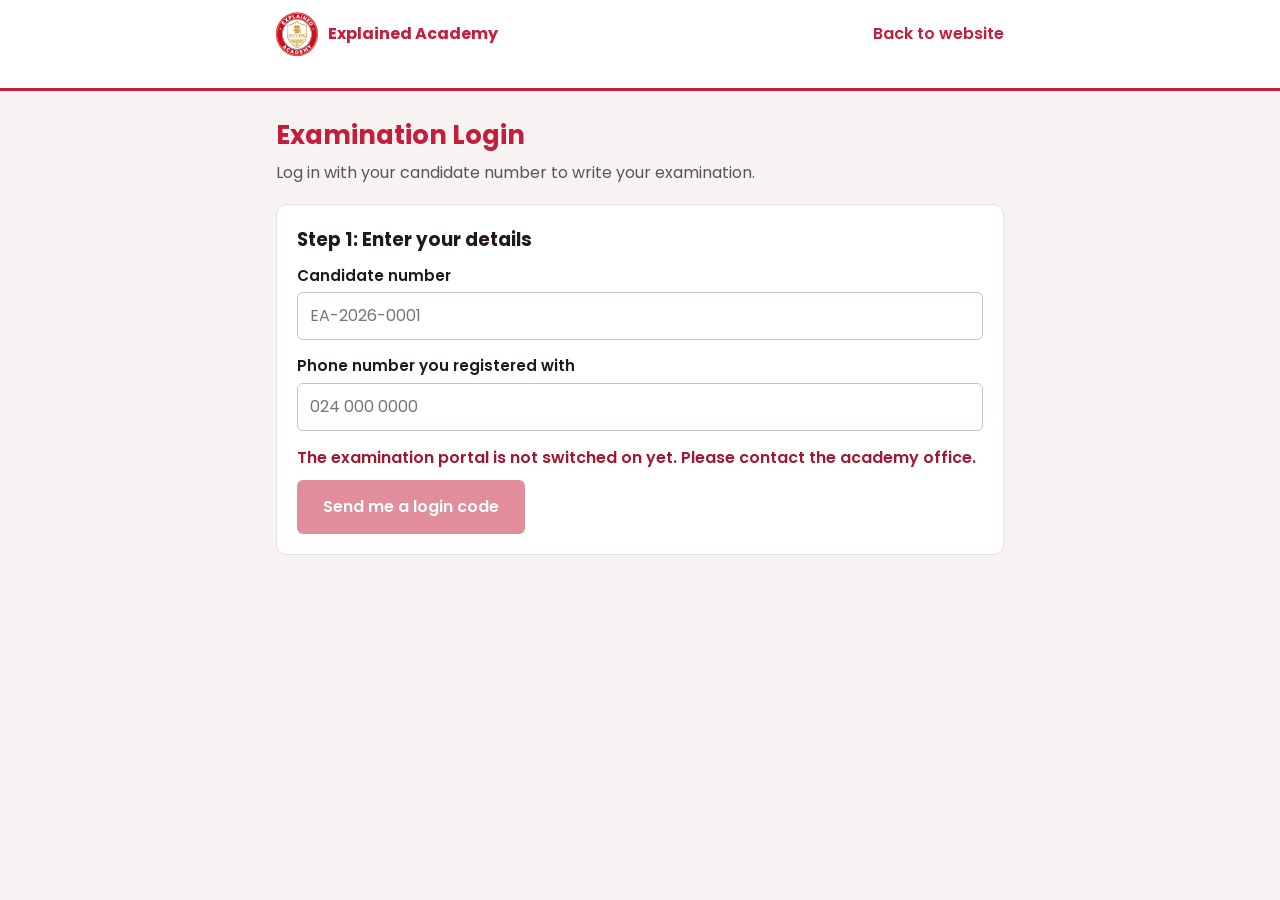
<file: exam - Copy.html>
<!DOCTYPE html>
<html lang="en">
<head>
<meta charset="UTF-8">
<meta name="viewport" content="width=device-width, initial-scale=1.0, viewport-fit=cover">
<title>Examination Login | Explained Academy</title>
<link rel="preconnect" href="https://fonts.googleapis.com">
<link rel="preconnect" href="https://fonts.gstatic.com" crossorigin>
<link href="https://fonts.googleapis.com/css2?family=Poppins:wght@400;500;600;700&display=swap" rel="stylesheet">
<style>
:root { --red: #c41e3a; --red-dark: #a01830; --ink: #22181a; --muted: #5b5457; --soft: #f7f3f3; --line: #e8dfe0; --ok: #1b7a3d; }
* { margin: 0; padding: 0; box-sizing: border-box; }
body { font-family: 'Poppins', system-ui, sans-serif; line-height: 1.6; color: var(--ink); background: var(--soft); padding-bottom: env(safe-area-inset-bottom, 0px); }
header { background: #fff; box-shadow: 0 2px 10px rgba(0,0,0,.08); padding: 12px 0; padding-top: calc(12px + env(safe-area-inset-top, 0px)); }
.wrap { max-width: 760px; margin: 0 auto; padding: 0 16px; }
.head { display: flex; align-items: center; justify-content: space-between; gap: 12px; flex-wrap: wrap; }
.brand { display: flex; align-items: center; gap: 10px; text-decoration: none; color: var(--red); font-weight: 700; }
.brand img { height: 44px; width: auto; }
.back { color: var(--red); font-weight: 600; text-decoration: none; }
h1 { font-size: 1.6rem; margin: 24px 0 4px; color: var(--red); }
.sub { color: var(--muted); margin-bottom: 18px; }
.card { background: #fff; border: 1px solid var(--line); border-radius: 10px; padding: 20px; margin-bottom: 16px; }
.card h2 { font-size: 1.15rem; margin-bottom: 10px; }
.field { margin-bottom: 14px; }
.field label { display: block; font-weight: 600; font-size: .95rem; margin-bottom: 4px; }
.field input { width: 100%; min-height: 48px; padding: 10px 12px; font: inherit; font-size: 1rem; color: var(--ink); background: #fff; border: 1px solid #cdc2c4; border-radius: 6px; }
.field input:focus { outline: 3px solid rgba(196,30,58,.3); border-color: var(--red); }
.otp { letter-spacing: .4em; font-size: 1.4rem !important; text-align: center; }
.btn { display: inline-block; background: var(--red); color: #fff; padding: 12px 24px; border-radius: 6px; font: inherit; font-weight: 600; border: 2px solid var(--red); cursor: pointer; }
.btn:hover { background: var(--red-dark); border-color: var(--red-dark); }
.btn:disabled { opacity: .5; cursor: not-allowed; }
.btn.outline { background: #fff; color: var(--red); }
.btn:focus-visible, .link-btn:focus-visible { outline: 3px solid var(--ink); outline-offset: 2px; }
.link-btn { background: none; border: 0; color: var(--red); font: inherit; font-weight: 600; cursor: pointer; text-decoration: underline; min-height: 40px; }
.msg { margin: 10px 0; font-weight: 600; }
.msg.err { color: var(--red-dark); }
.msg.ok { color: var(--ok); }
.msg[hidden], .step[hidden] { display: none; }
.subjects { display: grid; gap: 10px; }
.subjects .btn { text-align: left; }
.timer { position: sticky; top: 0; z-index: 5; background: #fff; border-bottom: 3px solid var(--red); padding: 10px 16px; padding-top: calc(10px + env(safe-area-inset-top, 0px)); display: flex; justify-content: space-between; font-weight: 700; }
.timer.low { color: var(--red); }
fieldset.q { border: 1px solid var(--line); border-radius: 8px; padding: 14px 16px; margin-bottom: 14px; background: #fff; }
fieldset.q legend { font-weight: 600; padding: 0 6px; }
.opt { display: flex; align-items: flex-start; gap: 10px; padding: 10px; border-radius: 6px; cursor: pointer; min-height: 44px; }
.opt:hover { background: var(--soft); }
.opt input { margin-top: 5px; width: 20px; height: 20px; accent-color: var(--red); flex: none; }
.big { font-size: 2.2rem; font-weight: 700; color: var(--red); }
.note { font-size: .85rem; color: var(--muted); }
</style>
</head>
<body>
<header>
    <div class="wrap head">
        <a class="brand" href="index.html"><img src="explained1.png" alt="" onerror="this.hidden=true"><span>Explained Academy</span></a>
        <a class="back" href="index.html">Back to website</a>
    </div>
</header>

<div class="timer" id="timer" hidden><span id="t-subject"></span><span id="t-left" aria-live="off"></span></div>

<main class="wrap">
    <h1>Examination Login</h1>
    <p class="sub" id="intro">Log in with your candidate number to write your examination.</p>

    <section class="card step" id="step-login" aria-labelledby="h1">
        <h2 id="h1">Step 1: Enter your details</h2>
        <form id="f-login" novalidate>
            <div class="field"><label for="in-ref">Candidate number</label>
                <input id="in-ref" type="text" placeholder="EA-2026-0001" autocapitalize="characters" autocomplete="off" required></div>
            <div class="field"><label for="in-phone">Phone number you registered with</label>
                <input id="in-phone" type="tel" inputmode="tel" placeholder="024 000 0000" autocomplete="tel" required></div>
            <p class="msg err" id="m-login" role="alert" hidden></p>
            <button class="btn" type="submit" id="b-login">Send me a login code</button>
        </form>
    </section>

    <section class="card step" id="step-otp" hidden aria-labelledby="h2">
        <h2 id="h2">Step 2: Enter your code</h2>
        <p class="sub" style="margin-bottom:12px">If your details match a registration, a 6-digit code was sent to your phone or email. It works for 10 minutes.</p>
        <form id="f-otp" novalidate>
            <div class="field"><label for="in-otp">6-digit code</label>
                <input id="in-otp" class="otp" type="text" inputmode="numeric" pattern="[0-9]*" maxlength="6" autocomplete="one-time-code" required></div>
            <p class="msg err" id="m-otp" role="alert" hidden></p>
            <button class="btn" type="submit" id="b-otp">Log in</button>
            <button class="link-btn" type="button" id="b-back">Use different details</button>
        </form>
    </section>

    <section class="card step" id="step-subjects" hidden aria-labelledby="h3">
        <h2 id="h3">Step 3: Choose a paper</h2>
        <p class="sub" id="welcome" style="margin-bottom:12px"></p>
        <div class="subjects" id="subjects"></div>
        <p class="msg err" id="m-sub" role="alert" hidden></p>
        <p class="note" style="margin-top:12px">Each paper can be written once and is timed. The clock starts when you open the paper.</p>
    </section>

    <section class="step" id="step-exam" hidden>
        <form id="f-exam" novalidate>
            <div id="questions"></div>
            <p class="msg err" id="m-exam" role="alert" hidden></p>
            <button class="btn" type="submit" id="b-submit">Submit paper</button>
        </form>
    </section>

    <section class="card step" id="step-result" hidden aria-labelledby="h5">
        <h2 id="h5">Paper submitted</h2>
        <p id="result-text"></p>
        <p style="margin-top:14px"><button class="btn outline" type="button" id="b-next">Back to my papers</button></p>
    </section>
</main>

<script>
(function () {
    // Paste the SAME Google Apps Script web-app URL you used in index.html
    var BACKEND = "";
    var $ = function (id) { return document.getElementById(id); };
    var token = "", ref = "", subject = "", minutes = 60, timerId = 0, answers = {}, submitting = false;
    var steps = ["login", "otp", "subjects", "exam", "result"];

    function show(name) {
        steps.forEach(function (s) { $("step-" + s).hidden = s !== name; });
        $("timer").hidden = name !== "exam";
        $("intro").hidden = name === "exam";
        window.scrollTo(0, 0);
    }
    function say(id, text, ok) { var m = $(id); m.hidden = !text; m.textContent = text || ""; m.className = "msg " + (ok ? "ok" : "err"); }
    function api(payload) {
        return fetch(BACKEND, { method: "POST", headers: { "Content-Type": "text/plain;charset=utf-8" }, body: JSON.stringify(payload) })
            .then(function (r) { return r.json(); });
    }
    function down() { say("m-login", "The examination portal is not switched on yet. Please contact the academy office."); $("b-login").disabled = true; }
    if (!BACKEND) down();

    // Step 1: request code
    $("f-login").addEventListener("submit", function (e) {
        e.preventDefault();
        ref = $("in-ref").value.trim().toUpperCase();
        var phone = $("in-phone").value.replace(/[\s\-().]/g, "").replace(/^\+?233/, "0");
        if (!ref || !/^0\d{9}$/.test(phone)) { say("m-login", "Enter your candidate number and a valid 10-digit phone number."); return; }
        say("m-login", ""); $("b-login").disabled = true;
        api({ action: "otp_request", ref: ref, phone: phone }).then(function (j) {
            if (!j.ok) { say("m-login", j.error === "too_many" ? "Too many attempts. Please wait 15 minutes and try again." : "Something went wrong. Please try again."); return; }
            show("otp"); $("in-otp").value = ""; $("in-otp").focus();
        }).catch(function () { say("m-login", "No connection. Check your internet and try again."); })
          .then(function () { $("b-login").disabled = !BACKEND; });
    });
    $("b-back").addEventListener("click", function () { say("m-otp", ""); show("login"); });

    // Step 2: verify code
    $("f-otp").addEventListener("submit", function (e) {
        e.preventDefault();
        var otp = $("in-otp").value.replace(/\D/g, "");
        if (otp.length !== 6) { say("m-otp", "Enter the 6-digit code."); return; }
        say("m-otp", ""); $("b-otp").disabled = true;
        api({ action: "otp_verify", ref: ref, otp: otp }).then(function (j) {
            if (!j.ok) {
                say("m-otp", j.error === "wrong" ? "That code is not correct." : j.error === "locked" ? "Too many wrong codes. Request a new code." : "That code has expired. Request a new code.");
                return;
            }
            token = j.token; minutes = j.minutes;
            $("welcome").textContent = "Welcome, " + j.name + " (" + j.programme + ").";
            listSubjects(j.subjects, j.done); show("subjects");
        }).catch(function () { say("m-otp", "No connection. Check your internet and try again."); })
          .then(function () { $("b-otp").disabled = false; });
    });

    function listSubjects(subjects, done) {
        var box = $("subjects"); box.innerHTML = "";
        subjects.forEach(function (name) {
            var b = document.createElement("button"); b.type = "button"; b.className = "btn outline";
            var isDone = done.indexOf(name) > -1;
            b.textContent = name + (isDone ? "  (written)" : "");
            b.disabled = isDone;
            b.addEventListener("click", function () { openPaper(name); });
            box.appendChild(b);
        });
        box.dataset.subjects = JSON.stringify(subjects); box.dataset.done = JSON.stringify(done);
    }

    // Step 3: open a paper
    function openPaper(name) {
        if (!confirm("Open " + name + "? The timer (" + minutes + " minutes) starts now.")) return;
        say("m-sub", "");
        api({ action: "exam_get", token: token, subject: name }).then(function (j) {
            if (!j.ok) {
                say("m-sub", j.error === "noquestions" ? "No questions have been added for this paper yet." :
                    j.error === "done" ? "You have already written this paper." : "Your session has ended. Please log in again.");
                if (j.error === "session") show("login");
                return;
            }
            subject = name; answers = {}; submitting = false; renderQuestions(j.questions); startTimer(j.secondsLeft); show("exam");
        }).catch(function () { say("m-sub", "No connection. Check your internet and try again."); });
    }

    function renderQuestions(qs) {
        var box = $("questions"); box.innerHTML = ""; $("t-subject").textContent = subject;
        qs.forEach(function (q, n) {
            var fs = document.createElement("fieldset"); fs.className = "q";
            var lg = document.createElement("legend"); lg.textContent = (n + 1) + ". " + q.q; fs.appendChild(lg);
            q.options.forEach(function (text, i) {
                if (!text) return;
                var letter = "ABCD"[i], l = document.createElement("label"); l.className = "opt";
                var r = document.createElement("input"); r.type = "radio"; r.name = "q" + q.id; r.value = letter;
                r.addEventListener("change", function () { answers[q.id] = letter; });
                var s = document.createElement("span"); s.textContent = letter + ". " + text;
                l.appendChild(r); l.appendChild(s); fs.appendChild(l);
            });
            box.appendChild(fs);
        });
    }

    function startTimer(seconds) {
        clearInterval(timerId);
        var end = Date.now() + seconds * 1000;
        function tick() {
            var s = Math.max(0, Math.round((end - Date.now()) / 1000));
            $("t-left").textContent = Math.floor(s / 60) + ":" + ("0" + (s % 60)).slice(-2);
            $("timer").classList.toggle("low", s <= 300);
            if (s === 0) { clearInterval(timerId); submit(true); }
        }
        tick(); timerId = setInterval(tick, 1000);
    }

    window.addEventListener("beforeunload", function (e) { if (!$("step-exam").hidden && !submitting) { e.preventDefault(); e.returnValue = ""; } });

    // Submit
    $("f-exam").addEventListener("submit", function (e) {
        e.preventDefault();
        var unanswered = $("questions").children.length - Object.keys(answers).length;
        if (!confirm(unanswered ? "You have " + unanswered + " unanswered question(s). Submit anyway?" : "Submit your paper now?")) return;
        submit(false);
    });
    function submit(auto) {
        if (submitting) return; submitting = true; clearInterval(timerId); $("b-submit").disabled = true;
        say("m-exam", auto ? "Time is up. Submitting your paper..." : "Submitting...", true);
        api({ action: "exam_submit", token: token, subject: subject, answers: answers }).then(function (j) {
            if (!j.ok) { submitting = false; $("b-submit").disabled = false; say("m-exam", "Could not submit. Check your internet and press Submit again."); return; }
            say("m-exam", "");
            $("result-text").innerHTML = "";
            var p = document.createElement("p");
            if (j.hidden) { p.textContent = "Your answers have been recorded. Results will be released by the academy."; $("result-text").appendChild(p); }
            else {
                p.textContent = subject + ": your score is"; var b = document.createElement("div"); b.className = "big"; b.textContent = j.score + " / " + j.total;
                $("result-text").appendChild(p); $("result-text").appendChild(b);
            }
            show("result");
        }).catch(function () { submitting = false; $("b-submit").disabled = false; say("m-exam", "No connection. Press Submit again when you are back online."); });
    }

    // Back to papers
    $("b-next").addEventListener("click", function () {
        var box = $("subjects"), subs = JSON.parse(box.dataset.subjects || "[]"), done = JSON.parse(box.dataset.done || "[]");
        if (done.indexOf(subject) < 0) done.push(subject);
        listSubjects(subs, done); show("subjects");
    });
})();
</script>
</body>
</html>
</file>
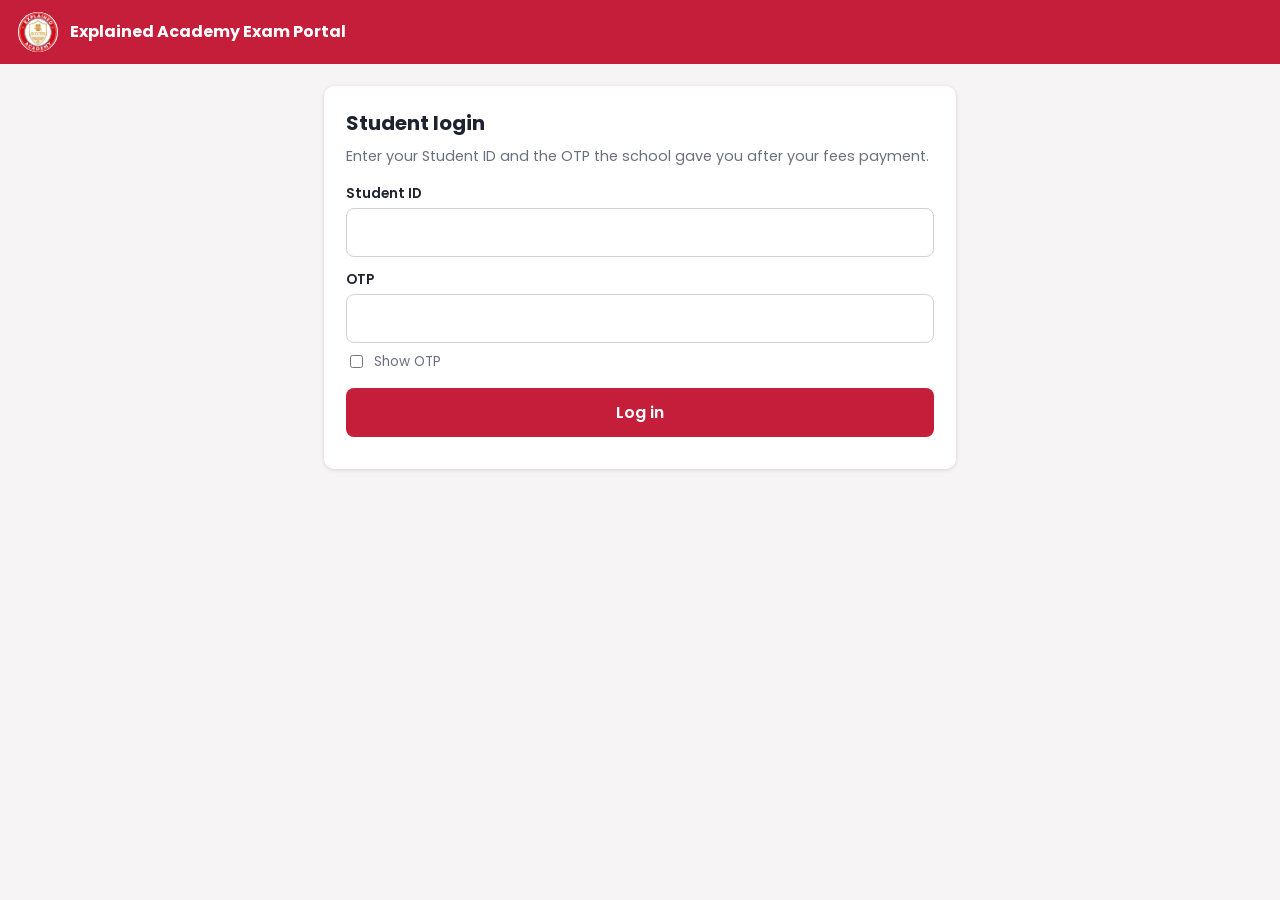
<file: exam-portal - Copy.html>
<!DOCTYPE html>
<html lang="en">
<head>
<meta charset="utf-8">
<meta name="viewport" content="width=device-width,initial-scale=1">
<title>Exam Portal | Explained Academy</title>
<link href="https://fonts.googleapis.com/css2?family=Poppins:wght@400;600;700&display=swap" rel="stylesheet">
<style>
:root{--red:#c41e3a;--ink:#1f2330;--mut:#6b7080;--bg:#f6f4f4;--ok:#1b7f4b}
*{box-sizing:border-box}
body{margin:0;font-family:Poppins,sans-serif;background:var(--bg);color:var(--ink);line-height:1.55}
header{background:var(--red);color:#fff;padding:12px 18px;display:flex;align-items:center;gap:12px;position:sticky;top:0;z-index:5}
header img{height:40px;width:40px;object-fit:contain;background:#fff;border-radius:50%}
header h1{font-size:1rem;margin:0;flex:1}
#timer{font-weight:700;font-size:1.05rem}
main{max-width:660px;margin:22px auto;padding:0 14px}
.card{background:#fff;border-radius:10px;padding:22px;box-shadow:0 1px 4px #0002;margin-bottom:16px}
h2{margin:0 0 6px;font-size:1.25rem}
p.sub{margin:0 0 16px;color:var(--mut);font-size:.9rem}
label.f{display:block;font-size:.85rem;font-weight:600;margin:12px 0 4px}
input,select{width:100%;padding:11px;border:1.5px solid #cfd2da;border-radius:8px;font:inherit}
input:focus,select:focus,button:focus-visible{outline:3px solid #c41e3a55;border-color:var(--red)}
button.b{margin-top:16px;width:100%;padding:12px;border:0;border-radius:8px;background:var(--red);color:#fff;font:600 1rem Poppins,sans-serif;cursor:pointer}
button.b:hover{background:#a3172f}
.msg{margin-top:10px;font-size:.9rem;color:var(--red)}
.q p{margin:0 0 8px;font-weight:600}
.q small{color:var(--mut);font-weight:400}
.opt{display:flex;gap:10px;align-items:flex-start;padding:9px 10px;border:1.5px solid #e0e2e8;border-radius:8px;margin-bottom:6px;cursor:pointer}
.opt:has(input:checked){border-color:var(--red);background:#fdf0f2}
.opt input{width:auto;margin-top:5px}
.good{color:var(--ok);font-weight:600}.bad{color:var(--red);font-weight:600}
.score{font-size:2.4rem;font-weight:700;color:var(--red);margin:6px 0}
button:disabled{opacity:.4;cursor:default}
.row{display:flex;gap:10px;margin-bottom:4px}.row .b{margin-top:0}
.alt{background:#fff!important;color:var(--red)!important;border:1.5px solid var(--red)!important}
.bar{height:6px;background:#e5e7ee;border-radius:3px;overflow:hidden}
#bar{height:100%;width:0;background:var(--red);transition:width .2s}
.prog{font-size:.85rem;color:var(--mut);margin:8px 0 0}
#nav{display:flex;flex-wrap:wrap;gap:6px;margin:10px 0 14px}
#nav button{width:36px;height:36px;border:1.5px solid #cfd2da;border-radius:8px;background:#fff;font:600 .85rem Poppins,sans-serif;cursor:pointer}
#nav .done{background:#fdf0f2;border-color:var(--red)}
#nav .cur{background:var(--red);color:#fff;border-color:var(--red)}
.warn{background:#fff;color:var(--red);padding:2px 10px;border-radius:6px}
.show{display:flex;gap:8px;align-items:center;font-size:.85rem;margin-top:8px;color:var(--mut)}.show input{width:auto}
[hidden]{display:none!important}
</style>
</head>
<body>
<header>
  <img src="explained1.png" alt="Explained Academy logo">
  <h1>Explained Academy Exam Portal</h1>
  <span id="timer" hidden></span>
</header>
<main>

<section id="login" class="card">
  <h2>Student login</h2>
  <p class="sub">Enter your Student ID and the OTP the school gave you after your fees payment.</p>
  <label class="f" for="sid">Student ID</label>
  <input id="sid" autocomplete="off">
  <label class="f" for="otp">OTP</label>
  <input id="otp" type="password" inputmode="numeric" maxlength="6" autocomplete="off">
  <label class="show"><input type="checkbox" onchange="$('otp').type=this.checked?'text':'password'"> Show OTP</label>
  <button class="b" onclick="login()">Log in</button>
  <div class="msg" id="lm"></div>
</section>

<section id="menu" class="card" hidden>
  <h2 id="hi"></h2>
  <p class="sub">Choose what you want to do.</p>
  <label class="f" for="subj">Subject</label>
  <select id="subj"></select>
  <label class="f" for="type">Mode</label>
  <select id="type">
    <option value="Past">Practise past questions (answers shown after)</option>
    <option value="Exam">Take timed online exam</option>
  </select>
  <button class="b" onclick="start()">Start</button>
  <div class="msg" id="mm"></div>
</section>

<section id="quiz" hidden>
  <div class="bar"><div id="bar"></div></div>
  <div class="prog" id="prog"></div>
  <div id="nav"></div>
  <div id="qs"></div>
  <div class="row">
    <button class="b alt" id="prev" onclick="go(S.i-1)">Previous</button>
    <button class="b" id="next" onclick="go(S.i+1)">Next</button>
  </div>
  <button class="b" onclick="submitQuiz()">Submit answers</button>
</section>

<section id="result" class="card" hidden>
  <h2>Your result</h2>
  <div class="score" id="sc"></div>
  <div id="rv"></div>
  <button class="b" onclick="show('menu')">Back to menu</button>
</section>

</main>
<script>
const API = 'PASTE_YOUR_WEB_APP_URL_HERE';
const S = {};
const $ = id => document.getElementById(id);

function show(id){
  document.querySelectorAll('main > section').forEach(s => s.hidden = s.id !== id);
  if (id !== 'quiz') { clearInterval(S.t); $('timer').hidden = true; }
  scrollTo(0, 0);
}
function msg(id, t){ $(id).textContent = t || ''; }

async function call(body){
  const r = await fetch(API, { method:'POST', body: JSON.stringify({ token:S.token, ...body }) });
  const d = await r.json();
  if (d.error) throw new Error(d.error);
  return d;
}

async function login(){
  msg('lm', 'Checking...');
  try {
    const d = await call({ action:'login', id:$('sid').value, otp:$('otp').value });
    S.token = d.token;
    $('hi').textContent = 'Welcome, ' + d.name;
    $('subj').innerHTML = '';
    d.subjects.forEach(s => $('subj').add(new Option(s, s)));
    msg('lm', ''); show('menu');
  } catch (e) { msg('lm', e.message); }
}

async function start(){
  msg('mm', 'Loading questions...');
  S.subject = $('subj').value; S.type = $('type').value;
  try {
    const d = await call({ action:'questions', subject:S.subject, type:S.type });
    if (!d.questions.length) return msg('mm', 'No questions have been added for this yet.');
    S.qs = d.questions; msg('mm', '');
    const box = $('qs'); box.innerHTML = '';
    d.questions.forEach((q, i) => {
      const c = document.createElement('div'); c.className = 'card q';
      const p = document.createElement('p');
      p.textContent = (i + 1) + '. ' + q.q;
      if (q.year) { const y = document.createElement('small'); y.textContent = '  (' + q.year + ')'; p.append(y); }
      c.append(p);
      q.o.forEach((t, k) => {
        if (!t) return;
        const l = document.createElement('label'); l.className = 'opt';
        const r = document.createElement('input'); r.type = 'radio'; r.name = 'q' + q.id; r.value = 'ABCD'[k];
        const s = document.createElement('span'); s.textContent = 'ABCD'[k] + '. ' + t;
        l.append(r, s); c.append(l);
      });
      box.append(c);
    });
    show('quiz'); build();
    onbeforeunload = e => { e.preventDefault(); return ''; };
    if (S.type === 'Exam') {
      let left = d.minutes * 60; const tm = $('timer'); tm.hidden = false;
      const tick = () => {
        tm.textContent = Math.floor(left / 60) + ':' + String(left % 60).padStart(2, '0');
        tm.className = left < 300 ? 'warn' : '';
        if (left-- <= 0) { clearInterval(S.t); submitQuiz(true); }
      };
      tick(); S.t = setInterval(tick, 1000);
    }
  } catch (e) { msg('mm', e.message); }
}

async function submitQuiz(force){
  const open = S.qs.filter(q => !document.querySelector('input[name="q' + q.id + '"]:checked')).length;
  if (!force && open && !confirm(open + ' question(s) not answered. Submit anyway?')) return;
  clearInterval(S.t);
  const answers = {};
  S.qs.forEach(q => {
    const c = document.querySelector('input[name="q' + q.id + '"]:checked');
    if (c) answers[q.id] = c.value;
  });
  try {
    const d = await call({ action:'submit', subject:S.subject, type:S.type, answers });
    onbeforeunload = null;
    $('sc').textContent = d.score + ' / ' + d.total + ' (' + Math.round(d.score / d.total * 100) + '%)';
    const rv = $('rv'); rv.innerHTML = '';
    (d.review || []).forEach((x, i) => {
      const div = document.createElement('div'); div.className = 'q'; div.style.marginBottom = '12px';
      const ok = x.yours === x.correct;
      div.innerHTML = '<p></p><div></div><small></small>';
      div.children[0].textContent = (i + 1) + '. ' + x.q;
      div.children[1].className = ok ? 'good' : 'bad';
      div.children[1].textContent = ok ? 'Correct: ' + x.correct : 'You chose ' + (x.yours || 'nothing') + '. Correct: ' + x.correct;
      div.children[2].textContent = x.why || '';
      rv.append(div);
    });
    show('result');
  } catch (e) { alert(e.message); }
}

const picked = q => document.querySelector('input[name="q' + q.id + '"]:checked');

function build(){
  const nav = $('nav'); nav.innerHTML = '';
  S.qs.forEach((q, i) => {
    const b = document.createElement('button');
    b.textContent = i + 1; b.setAttribute('aria-label', 'Go to question ' + (i + 1));
    b.onclick = () => go(i); nav.append(b);
  });
  $('qs').onchange = paint;
  go(0);
}
function go(i){
  if (i < 0 || i >= S.qs.length) return;
  S.i = i;
  [...$('qs').children].forEach((c, k) => c.hidden = k !== i);
  paint();
}
function paint(){
  const n = S.qs.length, done = S.qs.filter(picked).length;
  [...$('nav').children].forEach((b, k) => b.className = (picked(S.qs[k]) ? 'done ' : '') + (k === S.i ? 'cur' : ''));
  $('prog').textContent = 'Question ' + (S.i + 1) + ' of ' + n + ', ' + done + ' answered';
  $('bar').style.width = (done / n * 100) + '%';
  $('prev').disabled = S.i === 0; $('next').disabled = S.i === n - 1;
}

// Keyboard: press A-D to answer, left/right arrows to move between questions.
document.addEventListener('keydown', e => {
  if ($('quiz').hidden) return;
  const k = e.key.toUpperCase();
  if (k.length === 1 && 'ABCD'.includes(k)) {
    const r = $('qs').children[S.i].querySelector('input[value="' + k + '"]');
    if (r) { r.checked = true; paint(); }
  } else if (e.target.tagName !== 'INPUT' && e.key === 'ArrowRight') go(S.i + 1);
  else if (e.target.tagName !== 'INPUT' && e.key === 'ArrowLeft') go(S.i - 1);
});
// Press Enter to log in.
['sid', 'otp'].forEach(id => $(id).addEventListener('keydown', e => e.key === 'Enter' && login()));
</script>
</body>
</html>
</file>
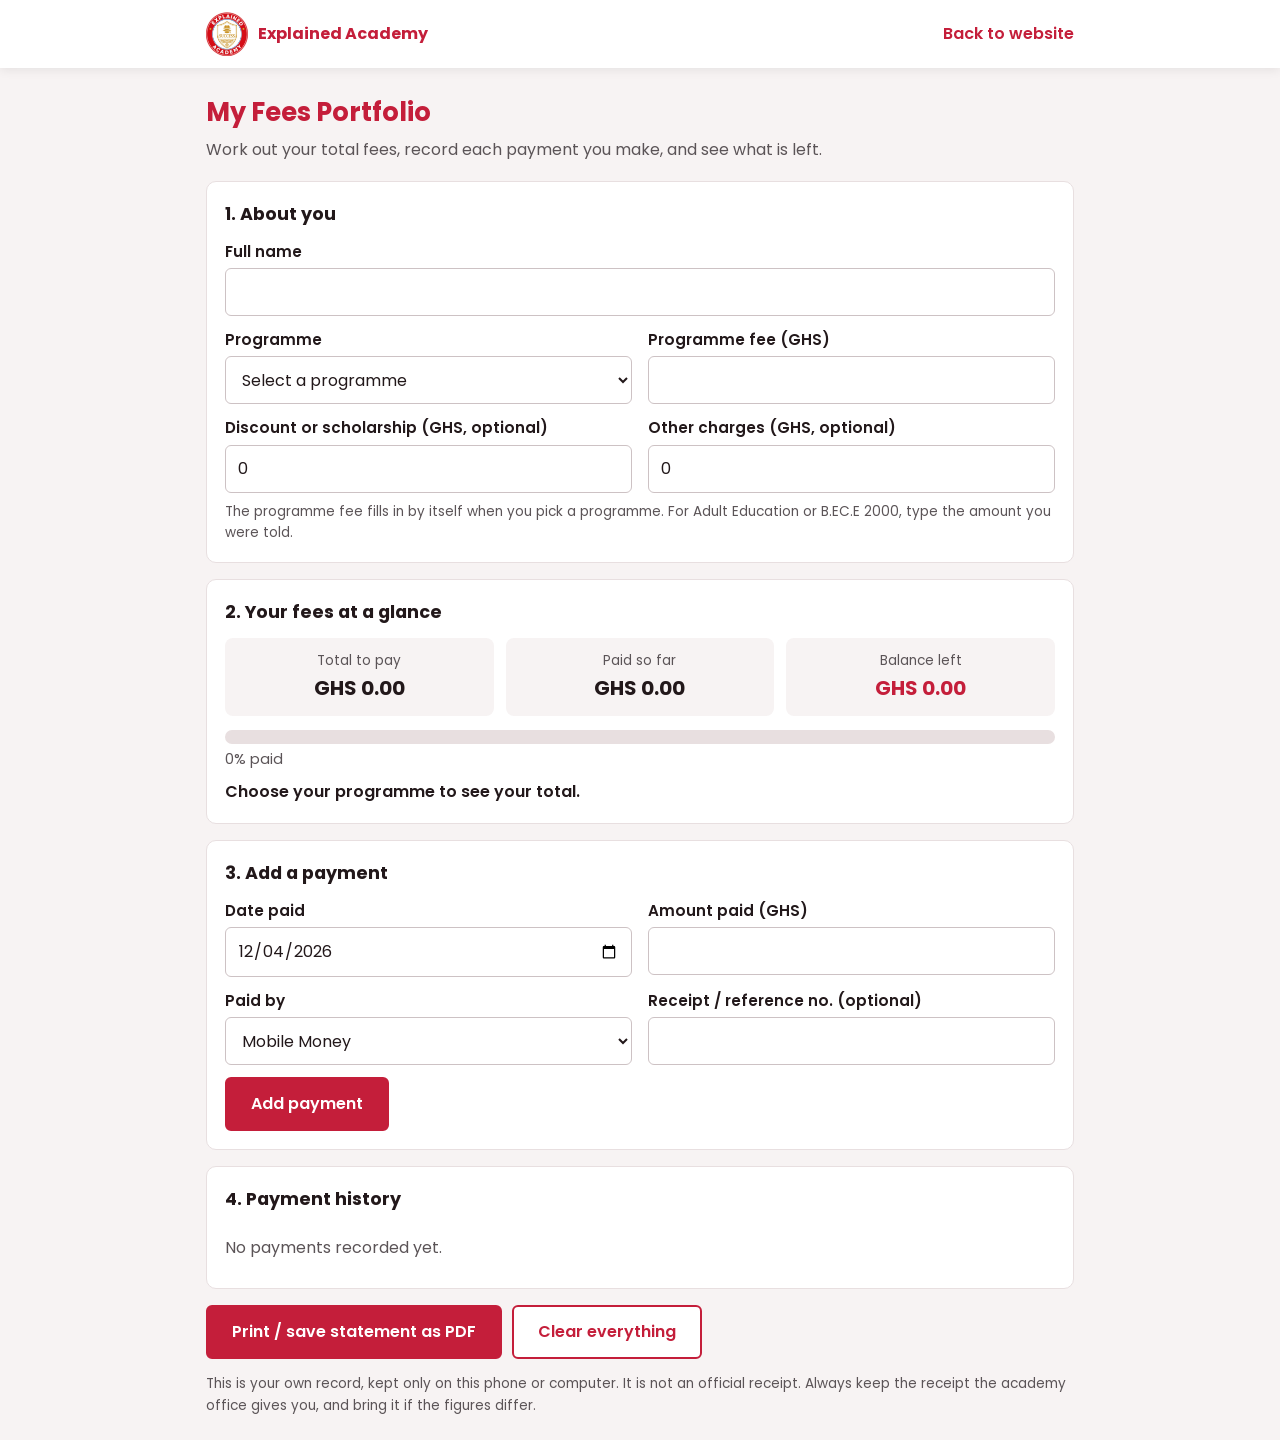
<file: fees-portfolio - Copy.html>
<!DOCTYPE html>
<html lang="en">
<head>
<meta charset="UTF-8">
<meta name="viewport" content="width=device-width, initial-scale=1.0, viewport-fit=cover">
<title>My Fees Portfolio | Explained Academy</title>
<link rel="preconnect" href="https://fonts.googleapis.com">
<link rel="preconnect" href="https://fonts.gstatic.com" crossorigin>
<link href="https://fonts.googleapis.com/css2?family=Poppins:wght@400;500;600;700&display=swap" rel="stylesheet">
<style>
:root { --red: #c41e3a; --red-dark: #a01830; --ink: #22181a; --muted: #5b5457; --soft: #f7f3f3; --line: #e8dfe0; --ok: #1b7a3d; }
* { margin: 0; padding: 0; box-sizing: border-box; }
body { font-family: 'Poppins', system-ui, sans-serif; line-height: 1.6; color: var(--ink); background: var(--soft); padding-bottom: env(safe-area-inset-bottom, 0px); }
header { background: #fff; box-shadow: 0 2px 10px rgba(0,0,0,.08); padding: 12px 0; padding-top: calc(12px + env(safe-area-inset-top, 0px)); }
.wrap { max-width: 900px; margin: 0 auto; padding: 0 16px; }
.head { display: flex; align-items: center; justify-content: space-between; gap: 12px; flex-wrap: wrap; }
.brand { display: flex; align-items: center; gap: 10px; text-decoration: none; color: var(--red); font-weight: 700; }
.brand img { height: 44px; width: auto; }
.back { color: var(--red); font-weight: 600; text-decoration: none; }
h1 { font-size: 1.6rem; margin: 24px 0 4px; color: var(--red); }
.sub { color: var(--muted); margin-bottom: 18px; }
.card { background: #fff; border: 1px solid var(--line); border-radius: 10px; padding: 18px; margin-bottom: 16px; }
.card h2 { font-size: 1.1rem; margin-bottom: 12px; }
.grid { display: grid; grid-template-columns: repeat(2, 1fr); gap: 12px 16px; }
.field label { display: block; font-weight: 600; font-size: .95rem; margin-bottom: 4px; }
.field input, .field select { width: 100%; min-height: 48px; padding: 10px 12px; font: inherit; color: var(--ink); background: #fff; border: 1px solid #cdc2c4; border-radius: 6px; }
.field input:focus, .field select:focus { outline: 3px solid rgba(196,30,58,.3); border-color: var(--red); }
.full { grid-column: 1 / -1; }
.btn { display: inline-block; background: var(--red); color: #fff; padding: 12px 24px; border-radius: 6px; font: inherit; font-weight: 600; border: 2px solid var(--red); cursor: pointer; }
.btn:hover { background: var(--red-dark); border-color: var(--red-dark); }
.btn.outline { background: #fff; color: var(--red); }
.btn.outline:hover { background: var(--red); color: #fff; }
.btn:focus-visible, .link-btn:focus-visible { outline: 3px solid var(--ink); outline-offset: 2px; }
.summary { display: grid; grid-template-columns: repeat(3, 1fr); gap: 12px; }
.stat { background: var(--soft); border-radius: 8px; padding: 12px; text-align: center; }
.stat span { display: block; font-size: .85rem; color: var(--muted); }
.stat strong { font-size: 1.25rem; }
.stat.balance strong { color: var(--red); }
.stat.balance.cleared strong { color: var(--ok); }
.bar { height: 14px; background: var(--line); border-radius: 999px; overflow: hidden; margin: 14px 0 4px; }
.bar > i { display: block; height: 100%; width: 0; background: var(--ok); transition: width .4s; }
.pct { font-size: .9rem; color: var(--muted); }
.status { font-weight: 600; margin-top: 8px; }
table { width: 100%; border-collapse: collapse; }
th, td { padding: 9px 8px; border-bottom: 1px solid var(--line); text-align: left; font-size: .95rem; }
thead th { background: var(--red); color: #fff; }
td.num, th.num { text-align: right; white-space: nowrap; }
.link-btn { background: none; border: 0; color: var(--red); font: inherit; font-weight: 600; cursor: pointer; text-decoration: underline; min-height: 40px; }
.empty { color: var(--muted); padding: 10px 0; }
.error { color: var(--red-dark); font-weight: 600; margin-top: 8px; }
.error[hidden] { display: none; }
.actions { display: flex; flex-wrap: wrap; gap: 10px; }
.note { font-size: .85rem; color: var(--muted); }
.print-head { display: none; }
.sr-only { position: absolute; width: 1px; height: 1px; overflow: hidden; clip: rect(0 0 0 0); white-space: nowrap; }
@media (max-width: 560px) { .grid { grid-template-columns: 1fr; } .summary { grid-template-columns: 1fr; } }
@media print {
    @page { margin: 14mm; }
    body { background: #fff; }
    header, .no-print, .actions { display: none !important; }
    .print-head { display: block; text-align: center; margin-bottom: 12px; }
    .card { border: 0; padding: 0; }
    thead th { background: var(--red) !important; color: #fff !important; -webkit-print-color-adjust: exact; print-color-adjust: exact; }
    .bar > i { -webkit-print-color-adjust: exact; print-color-adjust: exact; }
}
</style>
</head>
<body>
<header>
    <div class="wrap head">
        <a class="brand" href="index.html"><img src="explained1.png" alt="" onerror="this.hidden=true"><span>Explained Academy</span></a>
        <a class="back" href="index.html">Back to website</a>
    </div>
</header>

<main class="wrap">
    <h1>My Fees Portfolio</h1>
    <p class="sub">Work out your total fees, record each payment you make, and see what is left.</p>

    <div class="print-head">
        <h2>Explained Academy - Fees Statement</h2>
        <p id="p-date"></p>
    </div>

    <section class="card" aria-labelledby="h-student">
        <h2 id="h-student">1. About you</h2>
        <div class="grid">
            <div class="field full">
                <label for="st-name">Full name</label>
                <input id="st-name" type="text" autocomplete="name">
            </div>
            <div class="field">
                <label for="st-prog">Programme</label>
                <select id="st-prog"></select>
            </div>
            <div class="field">
                <label for="st-fee">Programme fee (GHS)</label>
                <input id="st-fee" type="number" inputmode="decimal" min="0" step="0.01">
            </div>
            <div class="field">
                <label for="st-disc">Discount or scholarship (GHS, optional)</label>
                <input id="st-disc" type="number" inputmode="decimal" min="0" step="0.01" value="0">
            </div>
            <div class="field">
                <label for="st-extra">Other charges (GHS, optional)</label>
                <input id="st-extra" type="number" inputmode="decimal" min="0" step="0.01" value="0">
            </div>
        </div>
        <p class="note" style="margin-top:8px">The programme fee fills in by itself when you pick a programme. For Adult Education or B.EC.E 2000, type the amount you were told.</p>
    </section>

    <section class="card" aria-labelledby="h-sum">
        <h2 id="h-sum">2. Your fees at a glance</h2>
        <div class="summary" aria-live="polite">
            <div class="stat"><span>Total to pay</span><strong id="t-total">GHS 0.00</strong></div>
            <div class="stat"><span>Paid so far</span><strong id="t-paid">GHS 0.00</strong></div>
            <div class="stat balance" id="t-bal-box"><span id="t-bal-label">Balance left</span><strong id="t-bal">GHS 0.00</strong></div>
        </div>
        <div class="bar" role="progressbar" aria-label="Share of fees paid" aria-valuemin="0" aria-valuemax="100" aria-valuenow="0" id="t-bar"><i id="t-bar-fill"></i></div>
        <p class="pct" id="t-pct">0% paid</p>
        <p class="status" id="t-status"></p>
    </section>

    <section class="card no-print" aria-labelledby="h-add">
        <h2 id="h-add">3. Add a payment</h2>
        <form id="pay-form" novalidate>
            <div class="grid">
                <div class="field">
                    <label for="pay-date">Date paid</label>
                    <input id="pay-date" type="date" required>
                </div>
                <div class="field">
                    <label for="pay-amt">Amount paid (GHS)</label>
                    <input id="pay-amt" type="number" inputmode="decimal" min="0.01" step="0.01" required>
                </div>
                <div class="field">
                    <label for="pay-method">Paid by</label>
                    <select id="pay-method">
                        <option>Mobile Money</option>
                        <option>Cash</option>
                        <option>Bank</option>
                        <option>Other</option>
                    </select>
                </div>
                <div class="field">
                    <label for="pay-ref">Receipt / reference no. (optional)</label>
                    <input id="pay-ref" type="text" maxlength="60">
                </div>
            </div>
            <p class="error" id="pay-error" role="alert" hidden></p>
            <p style="margin-top:12px"><button class="btn" type="submit">Add payment</button></p>
        </form>
    </section>

    <section class="card" aria-labelledby="h-hist">
        <h2 id="h-hist">4. Payment history</h2>
        <div id="hist-empty" class="empty">No payments recorded yet.</div>
        <div style="overflow-x:auto">
            <table id="hist-table" hidden>
                <thead><tr><th scope="col">#</th><th scope="col">Date</th><th scope="col">Paid by</th><th scope="col">Reference</th><th scope="col" class="num">Amount (GHS)</th><th scope="col" class="no-print"><span class="sr-only">Remove</span></th></tr></thead>
                <tbody id="hist-body"></tbody>
            </table>
        </div>
    </section>

    <div class="actions">
        <button class="btn" type="button" id="btn-print">Print / save statement as PDF</button>
        <button class="btn outline" type="button" id="btn-reset">Clear everything</button>
    </div>
    <p class="note" style="margin:14px 0 24px">This is your own record, kept only on this phone or computer. It is not an official receipt. Always keep the receipt the academy office gives you, and bring it if the figures differ.</p>
</main>

<script>
(function () {
    // Keep these in step with the Fee Profile table on the main website
    var FEES = { "Pure Science": 7500, "Home Economics": 7500, "General Art": 7000, "Business Studies": 6500,
                 "Visual Art": 6500, "Technical Studies": 8000, "Agricultural Science": 7000 };
    var KEY = "ea-fees-portfolio";
    var $ = function (id) { return document.getElementById(id); };
    var state = { name: "", prog: "", fee: 0, disc: 0, extra: 0, pays: [] };

    // Programme dropdown
    var sel = $("st-prog");
    sel.innerHTML = '<option value="">Select a programme</option>';
    Object.keys(FEES).concat(["Adult Education", "B.EC.E 2000", "Other"]).forEach(function (p) {
        var o = document.createElement("option"); o.textContent = p; sel.appendChild(o);
    });

    function load() { try { var s = JSON.parse(localStorage.getItem(KEY) || "null"); if (s && Array.isArray(s.pays)) state = s; } catch (e) {} }
    function save() { try { localStorage.setItem(KEY, JSON.stringify(state)); } catch (e) {} }
    function money(n) { return "GHS " + Number(n).toLocaleString("en-GH", { minimumFractionDigits: 2, maximumFractionDigits: 2 }); }
    function num(v) { var n = parseFloat(v); return isFinite(n) && n > 0 ? Math.round(n * 100) / 100 : 0; }

    function render() {
        var total = Math.max(0, state.fee - state.disc + state.extra);
        var paid = state.pays.reduce(function (a, p) { return a + p.amount; }, 0);
        var bal = Math.round((total - paid) * 100) / 100;
        var pct = total > 0 ? Math.min(100, Math.round(paid / total * 100)) : 0;
        $("t-total").textContent = money(total);
        $("t-paid").textContent = money(paid);
        $("t-bal-label").textContent = bal < 0 ? "Overpaid by" : "Balance left";
        $("t-bal").textContent = money(Math.abs(bal));
        $("t-bal-box").classList.toggle("cleared", bal <= 0 && total > 0);
        $("t-bar-fill").style.width = pct + "%";
        $("t-bar").setAttribute("aria-valuenow", pct);
        $("t-pct").textContent = pct + "% paid";
        $("t-status").textContent = total <= 0 ? "Choose your programme to see your total." :
            bal === 0 ? "Fully paid. Thank you!" :
            bal < 0 ? "You have paid more than the total. Please check with the academy office." :
            "You still owe " + money(bal) + ".";
        $("p-date").textContent = (state.name ? state.name + " | " : "") + (state.prog ? state.prog + " | " : "") + new Date().toLocaleDateString("en-GB");

        var body = $("hist-body"); body.innerHTML = "";
        state.pays.slice().sort(function (a, b) { return a.date < b.date ? -1 : 1; }).forEach(function (p, i) {
            var tr = document.createElement("tr");
            [String(i + 1), p.date.split("-").reverse().join("/"), p.method, p.ref || "-", p.amount.toLocaleString("en-GH", { minimumFractionDigits: 2 })].forEach(function (t, c) {
                var td = document.createElement("td"); td.textContent = t; if (c === 4) td.className = "num"; tr.appendChild(td);
            });
            var td = document.createElement("td"); td.className = "no-print";
            var b = document.createElement("button"); b.type = "button"; b.className = "link-btn"; b.textContent = "Remove";
            b.setAttribute("aria-label", "Remove payment of " + money(p.amount));
            b.addEventListener("click", function () {
                if (confirm("Remove this payment of " + money(p.amount) + "?")) {
                    state.pays = state.pays.filter(function (x) { return x.id !== p.id; }); save(); render();
                }
            });
            td.appendChild(b); tr.appendChild(td); body.appendChild(tr);
        });
        $("hist-table").hidden = !state.pays.length;
        $("hist-empty").hidden = !!state.pays.length;
    }

    function fill() {
        $("st-name").value = state.name; sel.value = state.prog; $("st-fee").value = state.fee || "";
        $("st-disc").value = state.disc || 0; $("st-extra").value = state.extra || 0;
    }

    $("st-name").addEventListener("input", function () { state.name = this.value.trim().slice(0, 120); save(); render(); });
    sel.addEventListener("change", function () {
        state.prog = sel.value;
        if (FEES[sel.value]) { state.fee = FEES[sel.value]; $("st-fee").value = state.fee; }
        save(); render();
    });
    $("st-fee").addEventListener("input", function () { state.fee = num(this.value); save(); render(); });
    $("st-disc").addEventListener("input", function () { state.disc = num(this.value); save(); render(); });
    $("st-extra").addEventListener("input", function () { state.extra = num(this.value); save(); render(); });

    $("pay-date").value = new Date().toISOString().slice(0, 10);
    $("pay-form").addEventListener("submit", function (e) {
        e.preventDefault();
        var err = $("pay-error"), amt = num($("pay-amt").value), date = $("pay-date").value;
        if (!date) { err.hidden = false; err.textContent = "Please choose the date you paid."; return; }
        if (!amt) { err.hidden = false; err.textContent = "Please enter an amount greater than zero."; $("pay-amt").focus(); return; }
        err.hidden = true;
        state.pays.push({ id: Date.now() + Math.random(), date: date, amount: amt, method: $("pay-method").value, ref: $("pay-ref").value.trim().slice(0, 60) });
        save(); render();
        $("pay-amt").value = ""; $("pay-ref").value = ""; $("pay-amt").focus();
    });

    $("btn-print").addEventListener("click", function () { window.print(); });
    $("btn-reset").addEventListener("click", function () {
        if (confirm("This will delete your details and all recorded payments from this device. Continue?")) {
            state = { name: "", prog: "", fee: 0, disc: 0, extra: 0, pays: [] }; save(); fill(); render();
        }
    });

    load(); fill(); render();
})();
</script>
</body>
</html>
</file>
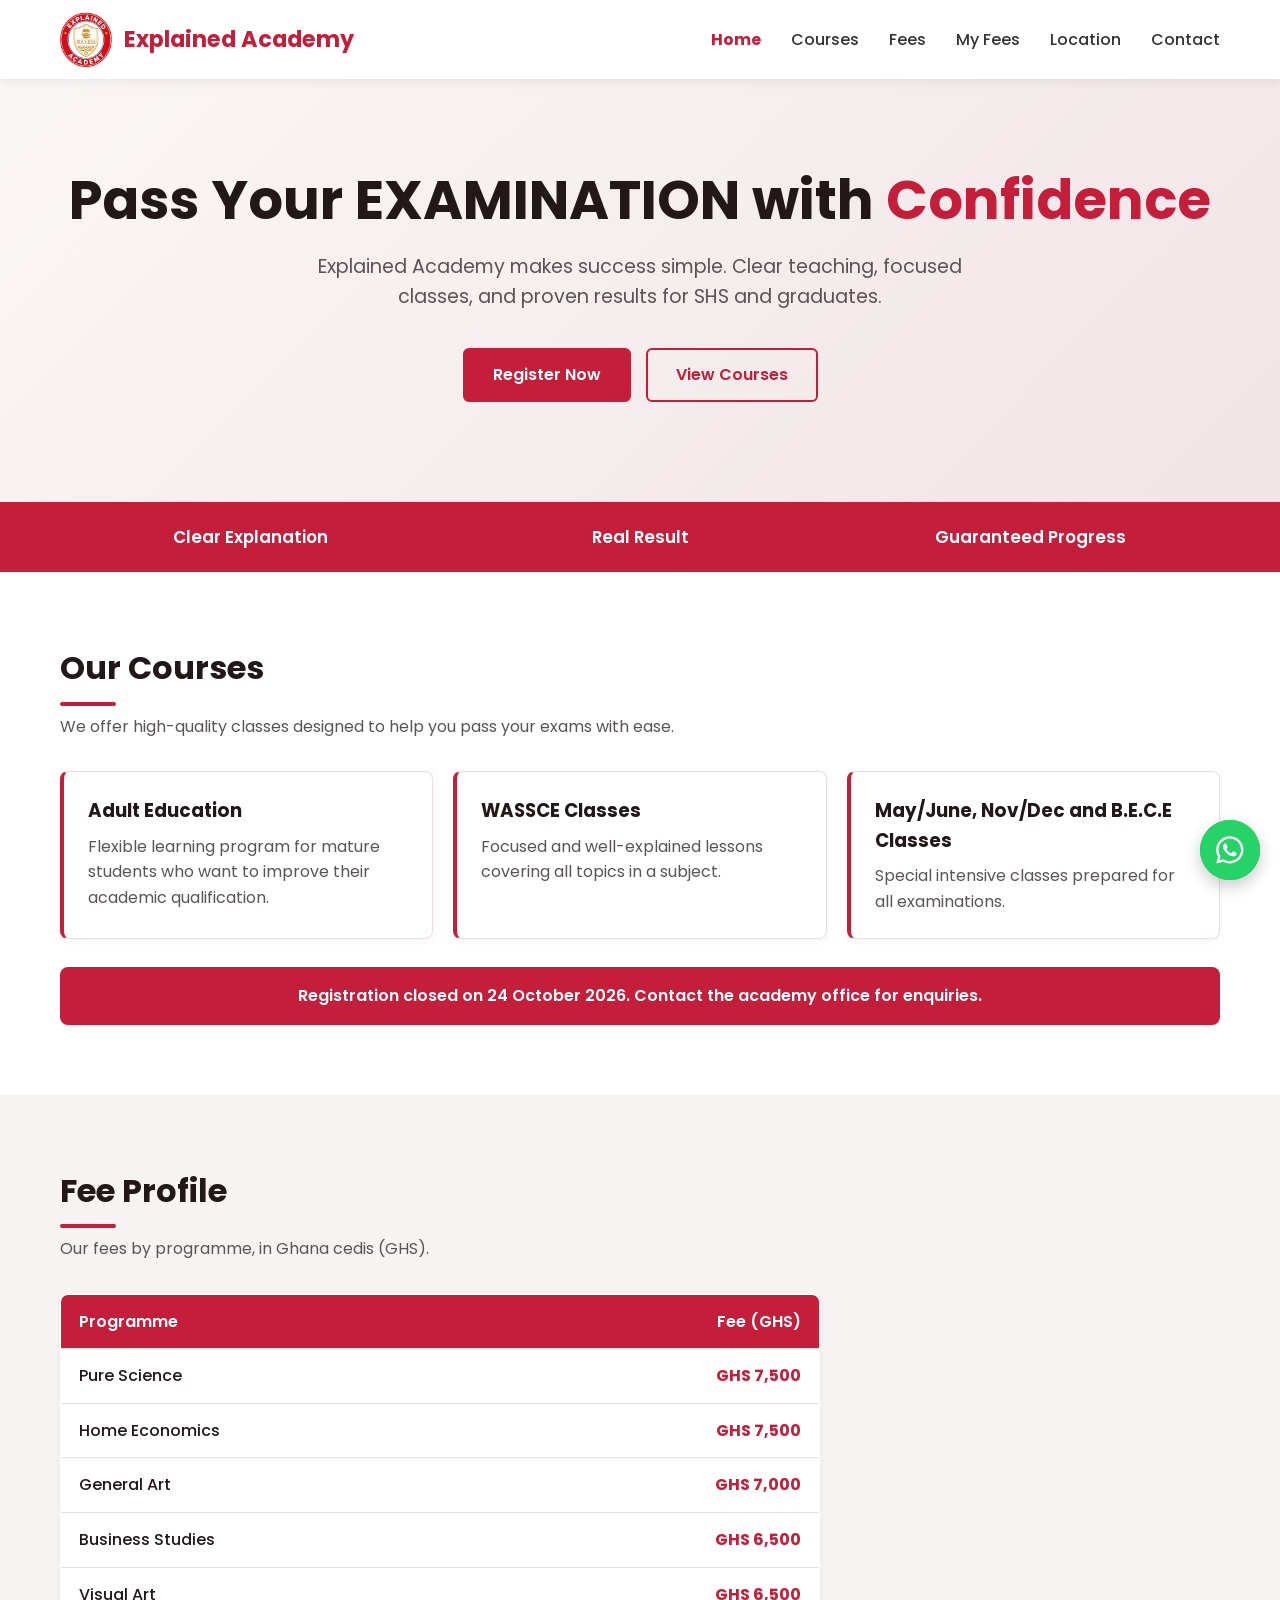
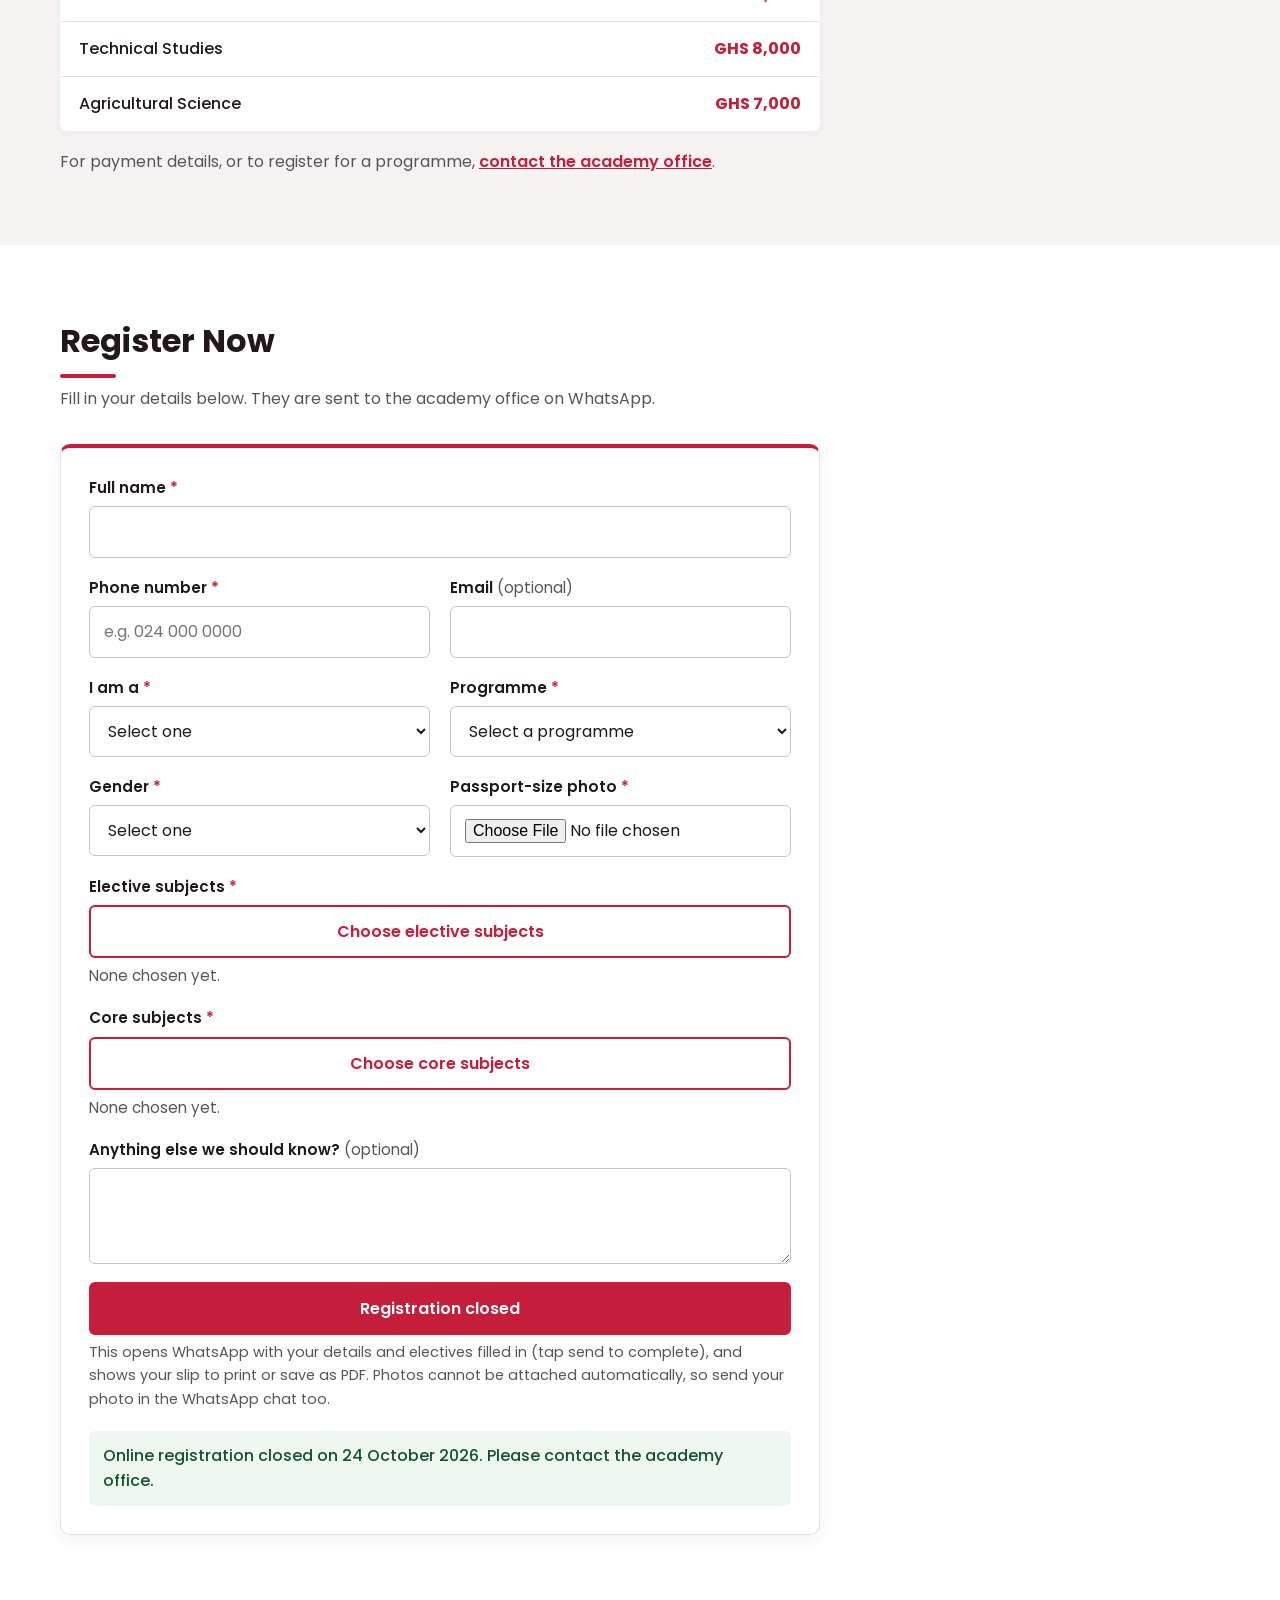
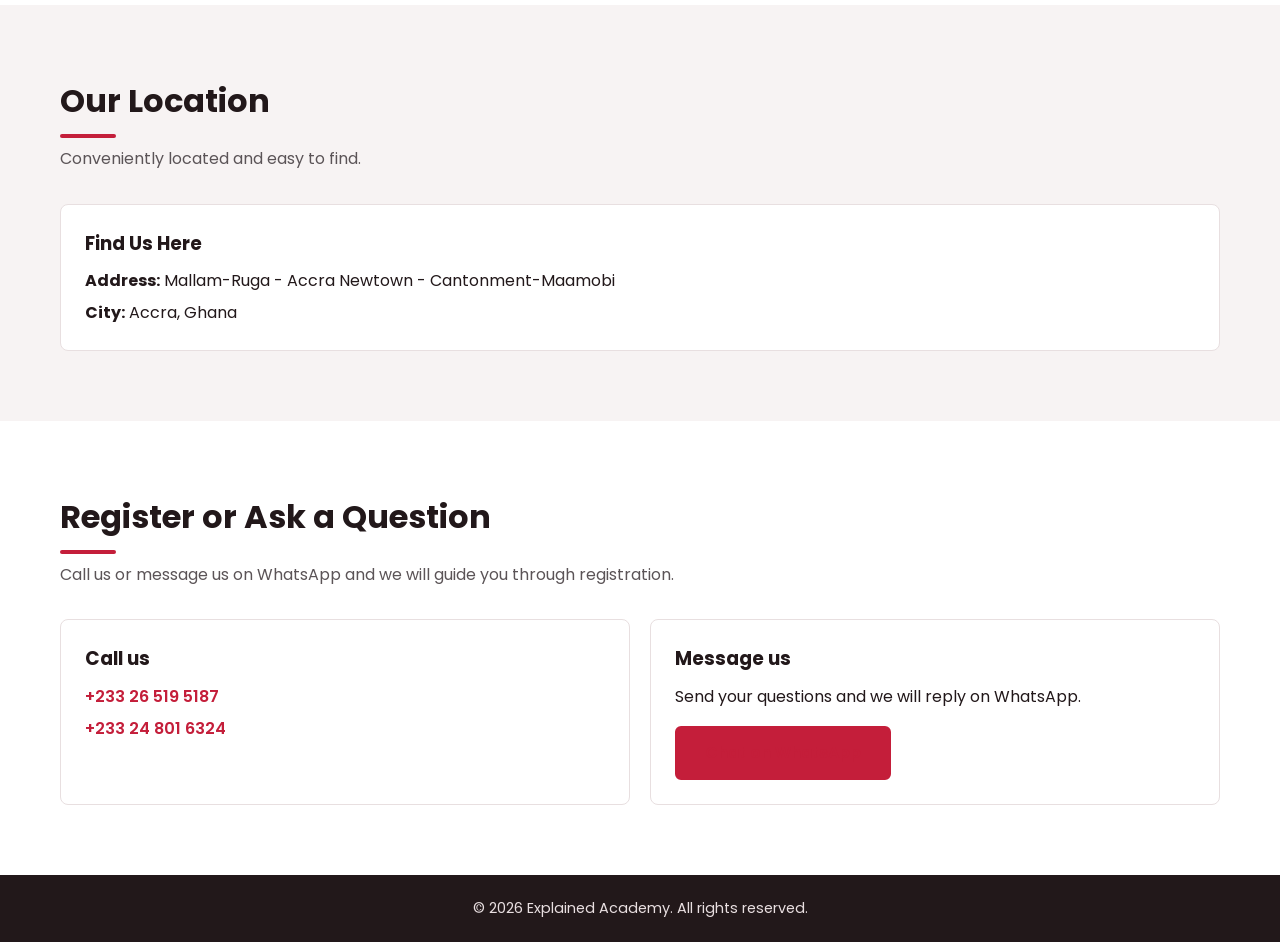
<file: index (1) - Copy.html>
<!DOCTYPE html>
<html lang="en">
<head>
<meta charset="UTF-8">
<meta name="viewport" content="width=device-width, initial-scale=1.0, viewport-fit=cover">
<title>Explained Academy | Clear Explanation, Real Result, Guaranteed Progress</title>
<meta name="description" content="Explained Academy | Clear Explanation, Real Result, Guaranteed Progress">

<!-- Google Font -->
<link rel="preconnect" href="https://fonts.googleapis.com">
<link rel="preconnect" href="https://fonts.gstatic.com" crossorigin>
<link href="https://fonts.googleapis.com/css2?family=Poppins:wght@400;500;600;700&display=swap" rel="stylesheet">

<style>
:root {
    --red: #c41e3a;
    --red-dark: #a01830;
    --ink: #22181a;
    --muted: #5b5457;
    --soft: #f7f3f3;
    --line: #e8dfe0;
}
* { margin: 0; padding: 0; box-sizing: border-box; }
html { scroll-behavior: smooth; scroll-padding-top: 90px; }
body { font-family: 'Poppins', system-ui, sans-serif; line-height: 1.6; color: var(--ink); background: #fff; }
.container { max-width: 1200px; margin: 0 auto; padding: 0 20px; }
section { padding: 70px 0; }

/* ===== HEADER ===== */
header { background: #fff; box-shadow: 0 2px 10px rgba(0,0,0,.08); position: sticky; top: 0; z-index: 1000; }
.header-content { display: flex; justify-content: space-between; align-items: center; padding: 12px 0; }
.logo { display: flex; align-items: center; gap: 12px; text-decoration: none; }
.logo img { height: 55px; width: auto; }
.logo-text { font-size: 1.4rem; font-weight: 700; color: var(--red); }
nav ul { display: flex; list-style: none; gap: 30px; }
nav a { text-decoration: none; color: #333; font-weight: 500; transition: color .3s; }
nav a:hover { color: var(--red); }

/* ===== BUTTONS ===== */
.btn { display: inline-block; background: var(--red); color: #fff; padding: 12px 28px; border-radius: 6px; text-decoration: none; font-weight: 600; font-size: 1rem; border: 2px solid var(--red); transition: background .3s, color .3s; }
.btn:hover { background: var(--red-dark); border-color: var(--red-dark); }
.btn-outline { background: transparent; color: var(--red); }
.btn-outline:hover { background: var(--red); color: #fff; }
.btn:focus-visible, nav a:focus-visible { outline: 3px solid var(--ink); outline-offset: 3px; }

/* ===== HERO ===== */
.hero { background: linear-gradient(135deg, #fbf6f6 0%, #f0e4e6 100%); padding: 90px 0 100px; text-align: center; }
.hero h1 { font-size: clamp(2rem, 5vw, 3.4rem); line-height: 1.15; margin-bottom: 20px; }
.hero h1 span { color: var(--red); }
.hero p { font-size: 1.2rem; color: var(--muted); max-width: 700px; margin: 0 auto 35px; }
.hero-buttons { display: flex; justify-content: center; gap: 15px; flex-wrap: wrap; }

/* ===== PROMISE STRIP ===== */
.promise { background: var(--red); color: #fff; padding: 22px 0; }
.promise ul { list-style: none; display: grid; grid-template-columns: repeat(3, 1fr); gap: 10px; text-align: center; font-weight: 600; font-size: 1.05rem; }

/* ===== SECTION HEADINGS ===== */
.section-title { font-size: 2rem; margin-bottom: 8px; }
.section-title::after { content: ""; display: block; width: 56px; height: 4px; margin-top: 8px; background: var(--red); border-radius: 2px; }
.section-subtitle { color: var(--muted); margin-bottom: 32px; }

/* ===== COURSES ===== */
.courses-grid { display: grid; grid-template-columns: repeat(3, 1fr); gap: 20px; }
.course-card { background: #fff; padding: 24px; border-radius: 8px; border: 1px solid var(--line); border-left: 4px solid var(--red); box-shadow: 0 2px 8px rgba(0,0,0,.05); }
.course-card h3 { margin-bottom: 8px; font-size: 1.15rem; }
.course-card p { color: var(--muted); }
.registration-banner { background: var(--red); color: #fff; text-align: center; padding: 16px; border-radius: 8px; font-weight: 600; margin-top: 28px; }

/* ===== LOCATION & CONTACT ===== */
.fees, .location { background: var(--soft); }

/* ===== REGISTRATION FORM ===== */
.reg-form { max-width: 760px; display: grid; grid-template-columns: repeat(2, 1fr); gap: 18px 20px; padding: 28px; background: #fff; border: 1px solid var(--line); border-top: 4px solid var(--red); border-radius: 10px; box-shadow: 0 4px 16px rgba(0,0,0,.06); }
.field { display: flex; flex-direction: column; gap: 6px; }
.field.full { grid-column: 1 / -1; }
.field label { font-weight: 600; font-size: .95rem; }
.field .req::after { content: " *"; color: var(--red); }
.field .opt { font-weight: 400; color: var(--muted); }
.field input, .field select, .field textarea { width: 100%; min-height: 48px; padding: 12px 14px; font: inherit; font-size: 1rem; color: var(--ink); background: #fff; border: 1px solid #cdc2c4; border-radius: 6px; }
.field textarea { min-height: 96px; resize: vertical; }
.field input:focus, .field select:focus, .field textarea:focus { outline: 3px solid rgba(196,30,58,.3); border-color: var(--red); }
.field input:user-invalid, .field select:user-invalid { border-color: var(--red); background: #fff8f9; }
.reg-note { color: var(--muted); font-size: .9rem; }
.reg-status { margin-top: 14px; padding: 12px 14px; border-radius: 6px; background: #eef8f1; color: #14532d; font-weight: 500; }
.reg-status a { color: inherit; font-weight: 700; }
.reg-status[hidden] { display: none; }

/* ===== FEES ===== */
.fee-table { width: 100%; max-width: 760px; border-collapse: collapse; background: #fff; border: 1px solid var(--line); border-radius: 8px; overflow: hidden; box-shadow: 0 2px 8px rgba(0,0,0,.05); }
.sr-only { position: absolute; width: 1px; height: 1px; overflow: hidden; clip: rect(0 0 0 0); white-space: nowrap; }
.fee-table th, .fee-table td { padding: 14px 18px; text-align: left; border-bottom: 1px solid var(--line); }
.fee-table thead th { background: var(--red); color: #fff; font-weight: 600; }
.fee-table th:last-child, .fee-table td:last-child { text-align: right; white-space: nowrap; }
.fee-table tbody tr:last-child td, .fee-table tbody tr:last-child th { border-bottom: 0; }
.fee-table tbody th { font-weight: 500; }
.fee-table tbody td { font-weight: 700; color: var(--red); }
.fee-table tbody tr:hover { background: #fbf4f5; }
.fee-note { margin-top: 18px; color: var(--muted); max-width: 760px; }
.fee-note a { color: var(--red); font-weight: 600; }
.info-grid { display: grid; grid-template-columns: repeat(2, 1fr); gap: 20px; }
.info-card { background: #fff; padding: 24px; border-radius: 8px; border: 1px solid var(--line); }
.info-card h3 { margin-bottom: 10px; }
.info-card p + p { margin-top: 6px; }
.info-card a { color: var(--red); font-weight: 600; text-decoration: none; }
.info-card a:hover { text-decoration: underline; }
.contact-actions { display: flex; gap: 12px; flex-wrap: wrap; margin-top: 16px; }
footer { background: var(--ink); color: #e9dfe1; text-align: center; padding: 22px 0; font-size: .9rem; }

/* ===== WHATSAPP WIDGET ===== */
.wa-widget { --school-color: var(--red); --wa-green: #25d366; --wa-green-dark: #1ebe5a; --wa-size: 60px; --wa-gap: 20px;
    position: fixed; right: max(var(--wa-gap), env(safe-area-inset-right)); bottom: max(var(--wa-gap), env(safe-area-inset-bottom)); z-index: 2000; }
.wa-toggle { position: relative; display: grid; place-items: center; width: var(--wa-size); height: var(--wa-size); padding: 0; border: 0; border-radius: 50%; background: var(--wa-green); color: #fff; cursor: pointer; box-shadow: 0 6px 16px rgba(0,0,0,.22); transition: background-color .2s, transform .2s; }
.wa-toggle svg { width: 56%; height: 56%; fill: currentColor; }
.wa-toggle:hover { background: var(--wa-green-dark); transform: scale(1.06); }
.wa-toggle:focus-visible { outline: 3px solid #fff; outline-offset: 3px; box-shadow: 0 0 0 6px var(--school-color); }
.wa-toggle::before { content: ""; position: absolute; inset: 0; border-radius: 50%; background: var(--wa-green); z-index: -1; animation: wa-ring 3.5s ease-out 1.5s infinite; }
.wa-widget.is-open .wa-toggle::before, .wa-toggle:hover::before { animation: none; }
@keyframes wa-ring { 0% { transform: scale(1); opacity: .55; } 60%, 100% { transform: scale(1.7); opacity: 0; } }
.wa-tip { position: absolute; top: 50%; right: calc(100% + 14px); translate: 8px -50%; padding: 8px 14px; border-radius: 6px; background: #1a1a1a; color: #fff; font-size: .9rem; font-weight: 500; white-space: nowrap; opacity: 0; visibility: hidden; pointer-events: none; transition: opacity .2s, translate .2s, visibility 0s linear .2s; }
.wa-tip::after { content: ""; position: absolute; top: 50%; right: -6px; transform: translateY(-50%); border: 6px solid transparent; border-right-width: 0; border-left-color: #1a1a1a; }
.wa-widget:not(.is-open) .wa-toggle:hover .wa-tip, .wa-widget:not(.is-open) .wa-toggle:focus-visible .wa-tip { opacity: 1; visibility: visible; translate: 0 -50%; transition-delay: 0s; }
@media (hover: none) { .wa-tip { display: none; } }
.wa-panel { position: absolute; right: 0; bottom: calc(100% + 14px); width: min(320px, calc(100vw - 32px)); overflow: hidden; border-radius: 14px; background: #fff; box-shadow: 0 12px 32px rgba(0,0,0,.22); transform-origin: bottom right; opacity: 0; visibility: hidden; scale: .94; translate: 0 8px; transition: opacity .22s, scale .22s, translate .22s, visibility 0s linear .22s; }
.wa-widget.is-open .wa-panel { opacity: 1; visibility: visible; scale: 1; translate: 0 0; transition-delay: 0s; }
.wa-head { display: flex; align-items: center; gap: 12px; padding: 14px 16px; background: var(--school-color); color: #fff; }
.wa-avatar { flex: none; display: grid; place-items: center; width: 40px; height: 40px; border-radius: 50%; background: #fff; color: var(--school-color); font-weight: 700; }
.wa-head-text { flex: 1; min-width: 0; }
.wa-head-text strong { display: block; line-height: 1.25; }
.wa-head-text span { font-size: .82rem; opacity: .9; }
.wa-close { flex: none; width: 36px; height: 36px; border: 0; border-radius: 50%; background: transparent; color: #fff; font-size: 1.5rem; line-height: 1; cursor: pointer; }
.wa-close:hover { background: rgba(255,255,255,.18); }
.wa-close:focus-visible { outline: 2px solid #fff; }
.wa-body { padding: 16px; background: #f4f6f9; }
.wa-bubble { margin: 0 0 14px; padding: 10px 14px; border-radius: 4px 12px 12px 12px; background: #fff; font-size: .95rem; line-height: 1.45; box-shadow: 0 1px 2px rgba(0,0,0,.08); }
.wa-options { display: grid; gap: 8px; }
.wa-option { display: block; padding: 12px 14px; border: 1px solid #b87286; border-radius: 10px; background: #fff; color: var(--school-color); font-size: .95rem; font-weight: 600; text-decoration: none; transition: background-color .15s, border-color .15s; }
.wa-option:hover { background: #fbeff1; border-color: var(--school-color); }
.wa-option:focus-visible { outline: 3px solid var(--school-color); outline-offset: 2px; }
.wa-option.is-primary { background: var(--wa-green); border-color: var(--wa-green); color: #fff; text-align: center; }
.wa-option.is-primary:hover { background: var(--wa-green-dark); border-color: var(--wa-green-dark); }

/* ===== ELECTIVES & PHOTO ===== */
.electives { border: 1px solid var(--line); border-radius: 8px; padding: 14px 16px 16px; }
.electives legend { font-weight: 600; font-size: .95rem; padding: 0 6px; }
.elective-help { color: var(--muted); font-size: .9rem; margin-bottom: 10px; }
.elective-list { display: flex; flex-wrap: wrap; gap: 10px; }
.chip { position: relative; }
.chip input { position: absolute; opacity: 0; inset: 0; width: 100%; height: 100%; margin: 0; cursor: pointer; }
.chip span { display: block; padding: 10px 16px; border: 1px solid #cdc2c4; border-radius: 999px; background: #fff; font-size: .95rem; font-weight: 500; }
.chip input:checked + span { background: var(--red); border-color: var(--red); color: #fff; }
.chip input:focus-visible + span { outline: 3px solid var(--ink); outline-offset: 2px; }
.chip input:disabled + span { opacity: .45; }
.elective-count { margin-top: 10px; font-weight: 600; }
nav a.active { color: var(--red); font-weight: 700; }
.fee-line { font-weight: 600; color: var(--red-dark); }
.fee-line[hidden] { display: none; }
.draft-note { color: var(--muted); font-size: .85rem; }
.elective-summary { color: var(--muted); font-size: .95rem; }
.form-error { color: var(--red-dark); font-weight: 600; }
.form-error[hidden] { display: none; }
.photo-row { display: flex; align-items: center; gap: 14px; }
.photo-preview { width: 84px; height: 100px; object-fit: cover; border: 1px solid var(--line); border-radius: 6px; background: var(--soft); }
.photo-preview[hidden] { display: none; }

/* ===== PRINTABLE SLIP ===== */
.slip-wrap { position: fixed; inset: 0; z-index: 3000; overflow: auto; background: rgba(34,24,26,.75); padding: 20px 12px; }
.slip-wrap[hidden] { display: none; }
.slip { max-width: 760px; margin: 0 auto; background: #fff; padding: 28px; border-radius: 8px; }
.slip-head { text-align: center; }
.slip-head img { height: 60px; width: auto; }
.slip-head h2 { color: var(--red); font-size: 1.3rem; }
.slip-photo { display: block; width: 150px; height: 180px; object-fit: cover; margin: 16px auto; border: 1px solid var(--line); border-radius: 6px; padding: 4px; }
.slip-title { text-align: center; font-size: 1.4rem; margin-bottom: 12px; }
.slip-details { display: grid; grid-template-columns: repeat(2, 1fr); gap: 6px 20px; margin-bottom: 16px; }
.slip-table { width: 100%; border-collapse: collapse; }
.slip-table th, .slip-table td { border: 1px solid var(--line); padding: 8px 10px; text-align: left; }
.slip-table thead th { background: var(--red); color: #fff; }
.slip-note { margin-top: 14px; font-size: .85rem; color: var(--muted); }
.slip-actions { display: flex; flex-wrap: wrap; gap: 12px; justify-content: center; max-width: 760px; margin: 14px auto 0; }
.btn-button { cursor: pointer; font-family: inherit; }
@media (max-width: 480px) { .slip-details { grid-template-columns: 1fr; } .slip { padding: 18px; } }
@media print {
    @page { margin: 14mm; }
    body > *:not(.slip-wrap) { display: none !important; }
    .slip-wrap { position: static; background: #fff; padding: 0; overflow: visible; }
    .slip { max-width: none; padding: 0; }
    .slip-actions { display: none; }
    .slip-table thead th { background: var(--red) !important; color: #fff !important; -webkit-print-color-adjust: exact; print-color-adjust: exact; }
}

/* ===== RESPONSIVE ===== */
@media (max-width: 900px) {
    .courses-grid, .info-grid { grid-template-columns: 1fr; }
}
@media (max-width: 700px) {
    .reg-form { grid-template-columns: 1fr; padding: 20px; }
}
@media (max-width: 768px) {
    section { padding: 50px 0; }
    .header-content { flex-direction: column; gap: 10px; }
    nav ul { gap: 18px; flex-wrap: wrap; justify-content: center; }
    .hero { padding: 60px 0 70px; }
    .hero p { font-size: 1.05rem; }
    .promise ul { grid-template-columns: 1fr; }
}
@media (max-width: 480px) {
    .wa-widget { --wa-size: 54px; --wa-gap: 16px; }
    .logo-text { font-size: 1.2rem; }
}
@media (prefers-reduced-motion: reduce) {
    html { scroll-behavior: auto; }
    .wa-toggle, .wa-tip, .wa-panel, .wa-option { transition: none; }
    .wa-toggle::before { animation: none; }
    .wa-toggle:hover { transform: none; }
}
</style>
</head>
<body>

<!-- HEADER -->
<header>
    <div class="container">
        <div class="header-content">
            <a href="#home" class="logo">
                <img src="explained1.png" alt="Explained Academy logo">
                <span class="logo-text">Explained Academy</span>
            </a>
            <nav aria-label="Main">
                <ul>
                    <li><a href="#home">Home</a></li>
                    <li><a href="#courses">Courses</a></li>
                    <li><a href="#fees">Fees</a></li>
                    <li><a href="fees-portfolio.html">My Fees</a></li>
                    <li><a href="#location">Location</a></li>
                    <li><a href="#contact">Contact</a></li>
                </ul>
            </nav>
        </div>
    </div>
</header>

<main>
<!-- HERO -->
<section class="hero" id="home">
    <div class="container">
        <h1>Pass Your EXAMINATION with <span>Confidence</span></h1>
        <p>Explained Academy makes success simple. Clear teaching, focused classes, and proven results for SHS and graduates.</p>
        <div class="hero-buttons">
            <a href="#register" class="btn">Register Now</a>
            <a href="#courses" class="btn btn-outline">View Courses</a>
        </div>
    </div>
</section>

<div class="promise">
    <div class="container">
        <ul>
            <li>Clear Explanation</li>
            <li>Real Result</li>
            <li>Guaranteed Progress</li>
        </ul>
    </div>
</div>

<!-- COURSES -->
<section class="courses" id="courses">
    <div class="container">
        <h2 class="section-title">Our Courses</h2>
        <p class="section-subtitle">We offer high-quality classes designed to help you pass your exams with ease.</p>

        <div class="courses-grid">
            <div class="course-card">
                <h3>Adult Education</h3>
                <p>Flexible learning program for mature students who want to improve their academic qualification.</p>
            </div>
            <div class="course-card">
                <h3>WASSCE Classes</h3>
                <p>Focused and well-explained lessons covering all topics in a subject.</p>
            </div>
            <div class="course-card">
                <h3>May/June, Nov/Dec and B.E.C.E Classes</h3>
                <p>Special intensive classes prepared for all examinations.</p>
            </div>
        </div>

        <div class="registration-banner" id="reg-banner">Registration Still Ongoing - Limited Slots Available! <span id="reg-countdown"></span></div>
    </div>
</section>

<!-- FEES -->
<section class="fees" id="fees">
    <div class="container">
        <h2 class="section-title">Fee Profile</h2>
        <p class="section-subtitle">Our fees by programme, in Ghana cedis (GHS).</p>

        <table class="fee-table">
            <caption class="sr-only">Fees by programme in Ghana cedis</caption>
            <thead>
                <tr><th scope="col">Programme</th><th scope="col">Fee (GHS)</th></tr>
            </thead>
            <tbody>
                <tr><th scope="row">Pure Science</th><td>GHS 7,500</td></tr>
                <tr><th scope="row">Home Economics</th><td>GHS 7,500</td></tr>
                <tr><th scope="row">General Art</th><td>GHS 7,000</td></tr>
                <tr><th scope="row">Business Studies</th><td>GHS 6,500</td></tr>
                <tr><th scope="row">Visual Art</th><td>GHS 6,500</td></tr>
                <tr><th scope="row">Technical Studies</th><td>GHS 8,000</td></tr>
                <tr><th scope="row">Agricultural Science</th><td>GHS 7,000</td></tr>
            </tbody>
        </table>

        <p class="fee-note">For payment details, or to register for a programme, <a href="#contact">contact the academy office</a>.</p>
    </div>
</section>

<!-- REGISTER -->
<section class="register" id="register">
    <div class="container">
        <h2 class="section-title">Register Now</h2>
        <p class="section-subtitle">Fill in your details below. They are sent to the academy office on WhatsApp.</p>

        <form class="reg-form" id="reg-form">
            <div class="field full">
                <label class="req" for="reg-name">Full name</label>
                <input id="reg-name" name="name" type="text" autocomplete="name" required>
            </div>
            <div class="field">
                <label class="req" for="reg-phone">Phone number</label>
                <input id="reg-phone" name="phone" type="tel" inputmode="tel" autocomplete="tel" placeholder="e.g. 024 000 0000" required>
            </div>
            <div class="field">
                <label for="reg-email">Email <span class="opt">(optional)</span></label>
                <input id="reg-email" name="email" type="email" autocomplete="email">
            </div>
            <div class="field">
                <label class="req" for="reg-type">I am a</label>
                <select id="reg-type" name="type" required>
                    <option value="" selected disabled>Select one</option>
                    <option>SHS student</option>
                    <option>Graduate</option>
                    <option>Adult learner</option>
                </select>
            </div>
            <div class="field">
                <label class="req" for="reg-programme">Programme</label>
                <select id="reg-programme" name="programme" required>
                    <option value="" selected disabled>Select a programme</option>
                    <option>Pure Science</option>
                    <option>Home Economics</option>
                    <option>General Art</option>
                    <option>Business Studies</option>
                    <option>Visual Art</option>
                    <option>Technical Studies</option>
                    <option>Agricultural Science</option>
                    <option>B.EC.E 2000</option>
                    <option>Adult Education</option>
                    <option>Not sure yet</option>
                </select>
                <p class="fee-line" id="fee-line" aria-live="polite" hidden></p>
            </div>
            <div class="field">
                <label class="req" for="reg-gender">Gender</label>
                <select id="reg-gender" name="gender" required>
                    <option value="" selected disabled>Select one</option>
                    <option>Male</option>
                    <option>Female</option>
                </select>
            </div>
            <div class="field">
                <label class="req" for="reg-photo">Passport-size photo</label>
                <div class="photo-row">
                    <input id="reg-photo" name="photo" type="file" accept="image/*" required>
                    <img class="photo-preview" id="photo-preview" alt="Selected photo preview" hidden>
                </div>
            </div>
            <div class="field full">
                <label class="req" for="open-electives">Elective subjects</label>
                <button class="btn btn-outline btn-button" type="button" id="open-electives">Choose elective subjects</button>
                <p class="elective-summary" id="elective-summary">None chosen yet.</p>
                <p class="form-error" id="reg-error" role="alert" hidden></p>
            </div>
            <div class="field full">
                <label class="req" for="open-core">Core subjects</label>
                <button class="btn btn-outline btn-button" type="button" id="open-core">Choose core subjects</button>
                <p class="elective-summary" id="core-summary">None chosen yet.</p>
            </div>
            <div class="slip-wrap" id="core-modal" hidden>
                <div class="slip" role="dialog" aria-label="Choose core subjects">
                    <h3 class="slip-title">Choose your core subjects</h3>
                    <p class="elective-help">Pick any of the core subjects, or choose all of them.</p>
                    <div class="elective-list" id="core-list"></div>
                    <div class="slip-actions"><button class="btn btn-button" type="button" id="core-done">Done</button></div>
                </div>
            </div>
            <div class="slip-wrap" id="el-modal" hidden>
                <div class="slip" role="dialog" aria-label="Choose elective subjects">
                    <h3 class="slip-title">Choose your elective subjects</h3>
                    <p class="elective-help" id="elective-help"></p>
                    <div class="elective-list" id="elective-list"></div>
                    <p class="elective-count" id="elective-count" aria-live="polite"></p>
                    <div class="slip-actions"><button class="btn btn-button" type="button" id="el-done">Done</button></div>
                </div>
            </div>
            <div class="field full">
                <label for="reg-notes">Anything else we should know? <span class="opt">(optional)</span></label>
                <textarea id="reg-notes" name="notes"></textarea>
            </div>
            <div class="field full">
                <button class="btn btn-button" type="submit">Register &amp; get my printable slip</button>
                <p class="reg-note">This opens WhatsApp with your details and electives filled in (tap send to complete), and shows your slip to print or save as PDF. Photos cannot be attached automatically, so send your photo in the WhatsApp chat too.</p>
                <p class="reg-status" id="reg-status" role="status" hidden></p>
            </div>
        </form>
    </div>
</section>

<!-- LOCATION -->
<section class="location" id="location">
    <div class="container">
        <h2 class="section-title">Our Location</h2>
        <p class="section-subtitle">Conveniently located and easy to find.</p>
        <div class="info-card">
            <h3>Find Us Here</h3>
            <p><strong>Address:</strong> Mallam-Ruga - Accra Newtown - Cantonment-Maamobi</p>
            <p><strong>City:</strong> Accra, Ghana</p>
        </div>
    </div>
</section>

<!-- CONTACT -->
<section class="contact" id="contact">
    <div class="container">
        <h2 class="section-title">Register or Ask a Question</h2>
        <p class="section-subtitle">Call us or message us on WhatsApp and we will guide you through registration.</p>
        <div class="info-grid">
            <div class="info-card">
                <h3>Call us</h3>
                <p><a href="tel:+233265195187">+233 26 519 5187</a></p>
                <p><a href="tel:+233248016324">+233 24 801 6324</a></p>
            </div>
            <div class="info-card">
                <h3>Message us</h3>
                <p>Send your questions and we will reply on WhatsApp.</p>
                <div class="contact-actions">
                    <a class="btn" target="_blank" rel="noopener noreferrer" href="https://wa.me/233265195187?text=Hello%2C%20I%20would%20like%20to%20register.">Chat on WhatsApp</a>
                </div>
            </div>
        </div>
    </div>
</section>
</main>

<footer>
    <div class="container">&copy; 2026 Explained Academy. All rights reserved.</div>
</footer>

<!-- PRINTABLE SLIP -->
<div class="slip-wrap" id="slip-wrap" hidden>
    <div class="slip" id="slip" role="dialog" aria-label="Registration slip">
        <div class="slip-head">
            <img src="explained1.png" alt="" onerror="this.hidden=true">
            <h2>Explained Academy</h2>
        </div>
        <img class="slip-photo" id="slip-photo" alt="Candidate photo">
        <h3 class="slip-title">Registration Slip</h3>
        <div class="slip-details">
            <p><strong>Reference No.:</strong> <span id="s-ref"></span></p>
            <p><strong>Date:</strong> <span id="s-date"></span></p>
            <p><strong>Candidate Name:</strong> <span id="s-name"></span></p>
            <p><strong>Gender:</strong> <span id="s-gender"></span></p>
            <p><strong>Phone:</strong> <span id="s-phone"></span></p>
            <p><strong>Category:</strong> <span id="s-type"></span></p>
            <p><strong>Programme:</strong> <span id="s-programme"></span></p>
            <p id="s-fee-row" hidden><strong>Programme Fee:</strong> <span id="s-fee"></span></p>
        </div>
        <table class="slip-table">
            <thead><tr><th scope="col">S/N</th><th scope="col">Subject</th><th scope="col">Type</th></tr></thead>
            <tbody id="s-rows"></tbody>
        </table>
        <p class="slip-note">This slip shows your registration request. Present it at the academy office when making payment.</p>
    </div>
    <div class="slip-actions">
        <button class="btn btn-button" type="button" id="slip-print">Click here to print / save as PDF</button>
        <button class="btn btn-outline btn-button" type="button" id="slip-close" style="background:#fff">Return</button>
    </div>
</div>

<!-- WHATSAPP WIDGET -->
<div class="wa-widget">
    <div class="wa-panel" id="wa-panel" role="dialog" aria-label="Contact Explained Academy on WhatsApp">
        <div class="wa-head">
            <div class="wa-avatar" aria-hidden="true">E</div>
            <div class="wa-head-text">
                <strong>Explained Academy</strong>
                <span>Chat with the academy office</span>
            </div>
            <button class="wa-close" type="button" aria-label="Close chat panel">&times;</button>
        </div>
        <div class="wa-body">
            <p class="wa-bubble">Hello! How can we help you today? Choose a topic and we will continue on WhatsApp.</p>
            <div class="wa-options">
                <a class="wa-option" target="_blank" rel="noopener noreferrer" href="https://wa.me/233265195187?text=Hello%2C%20I%20would%20like%20to%20register.">Register for classes</a>
                <a class="wa-option" target="_blank" rel="noopener noreferrer" href="https://wa.me/233265195187?text=Hello%2C%20I%20would%20like%20to%20know%20about%20course%20fees.">Course fees</a>
                <a class="wa-option" target="_blank" rel="noopener noreferrer" href="https://wa.me/233265195187?text=Hello%2C%20I%20would%20like%20to%20visit%20the%20academy.">Visit the academy</a>
                <a class="wa-option is-primary" target="_blank" rel="noopener noreferrer" href="https://wa.me/233265195187?text=Hello%2C%20I%20have%20a%20question.">Ask something else</a>
            </div>
        </div>
    </div>
    <button class="wa-toggle" type="button" aria-expanded="false" aria-controls="wa-panel" aria-label="Chat with Explained Academy on WhatsApp">
        <svg viewBox="0 0 32 32" aria-hidden="true" focusable="false">
            <path d="M16.003 3C8.83 3 3 8.83 3 16c0 2.29.6 4.52 1.74 6.49L3 29l6.7-1.71A12.94 12.94 0 0 0 16 29c7.17 0 13-5.83 13-13S23.17 3 16.003 3zm0 23.7c-1.95 0-3.86-.53-5.53-1.52l-.4-.24-3.98 1.02 1.06-3.88-.26-.4A10.66 10.66 0 0 1 5.3 16c0-5.9 4.8-10.7 10.7-10.7S26.7 10.1 26.7 16s-4.8 10.7-10.7 10.7zm5.87-8c-.32-.16-1.9-.94-2.2-1.04-.3-.1-.51-.16-.73.16-.21.32-.83 1.04-1.02 1.26-.19.21-.37.24-.7.08-.32-.16-1.35-.5-2.57-1.58-.95-.85-1.59-1.9-1.78-2.22-.19-.32-.02-.5.14-.66.14-.14.32-.37.48-.56.16-.19.21-.32.32-.54.1-.21.05-.4-.03-.56-.08-.16-.73-1.76-1-2.4-.26-.63-.53-.54-.73-.55h-.62c-.21 0-.56.08-.85.4-.29.32-1.12 1.1-1.12 2.68s1.15 3.1 1.31 3.32c.16.21 2.26 3.45 5.47 4.84.76.33 1.36.52 1.82.67.77.24 1.46.21 2.01.13.61-.09 1.9-.78 2.17-1.53.27-.75.27-1.4.19-1.53-.08-.13-.29-.21-.61-.37z"/>
        </svg>
        <span class="wa-tip" aria-hidden="true">Questions? Chat with us</span>
    </button>
</div>

<script>
(function () {
    var widget = document.querySelector(".wa-widget");
    var toggle = widget.querySelector(".wa-toggle");
    var closeBtn = widget.querySelector(".wa-close");

    function setOpen(open) {
        widget.classList.toggle("is-open", open);
        toggle.setAttribute("aria-expanded", String(open));
    }
    toggle.addEventListener("click", function () { setOpen(!widget.classList.contains("is-open")); });
    closeBtn.addEventListener("click", function () { setOpen(false); toggle.focus(); });
    document.addEventListener("keydown", function (e) {
        if (e.key === "Escape" && widget.classList.contains("is-open")) { setOpen(false); toggle.focus(); }
    });

    // Greet once per visit, then stay out of the way
    var seen = false;
    try { seen = sessionStorage.getItem("wa-greeted") === "1"; } catch (e) {}
    if (!seen) {
        setTimeout(function () {
            setOpen(true);
            try { sessionStorage.setItem("wa-greeted", "1"); } catch (e) {}
        }, 6000);
    }
})();
</script>

<script>
// Registration form: electives, photo, WhatsApp message and printable slip
(function () {
    var NUMBER = "233265195187";
    // Paste your Google Apps Script web-app URL here (see setup steps). Leave "" to keep using WhatsApp only.
    var BACKEND = "";
    var MAX_ELECTIVES = 4;   // change to allow more/fewer electives
    var CORE = ["English Language", "Mathematics (Core)", "Integrated Science", "Social Studies"];
    // Edit these lists to match what the academy offers
    var ELECTIVES = {
        "Pure Science": ["Aviation and Aerospace Engineering", "Engineering", "Manufacturing Engineering", "Further Mathematics/Mathematics", "Additional Mathematics", "Chemistry", "Robotics", "Biology", "Geography", "Physics", "Computing", "Information and Communication Technology", "Biomedical Science"],
        "Home Economics": ["Foods and Nutrition", "Economics", "Management in Living", "Clothing and Textiles", "Graphic Design", "General Knowledge in Art"],
        "General Art": ["Dagaare", "Dagbani", "Dangme", "Ewe", "Fante", "Ga", "Kasem", "Nzema", "Twi (Akuapem)", "Twi (Asante)", "Performing Arts", "Arabic", "Music", "French", "Spanish", "Government", "History", "Economics", "Religious and Moral Education", "Literature in English", "Christian Religious Studies", "West African Traditional Religion", "Islamic Religious Studies", "Computing", "Further Mathematics", "Geography"],
        "Business Studies": ["Principles of Cost Accounting", "Business Studies - Accounting", "Business Management", "Further Mathematics/Mathematics", "Economics", "Financial Accounting", "Clerical Office Duties", "Computing"],
        "Visual Art": ["Ceramics", "Further Mathematics/Mathematics", "Basketry", "Graphic Design", "Jewelry", "Leatherwork", "Picture Making", "Sculpture", "General Knowledge in Art"],
        "Technical Studies": ["Electronics", "Art and Design", "Applied Technology (Wood Technology)", "Applied Technology (Automotive)", "Applied Technology (Metal Technology)", "Applied Technology (Building Construction and Wood Technology)", "Auto Mechanics", "Physical Education and Health", "Design and Communication Technology", "Applied Technology (Electrical & Electronic Technology)", "Woodwork", "Applied Technology (Automotive & Metal Technology)", "Animal Husbandry", "Applied Electricity", "Metalwork", "Typewriting", "Technical Drawing", "Crop Husbandry and Horticulture"],
        "Agricultural Science": ["Fisheries", "Forestry", "General Agriculture"]
    };
    var all = {};
    Object.keys(ELECTIVES).forEach(function (k) { ELECTIVES[k].forEach(function (x) { all[x] = 1; }); });
    ELECTIVES["B.EC.E 2000"] = ELECTIVES["Adult Education"] = ELECTIVES["Not sure yet"] = Object.keys(all).sort();

    var form = document.getElementById("reg-form");
    var status = document.getElementById("reg-status");
    var error = document.getElementById("reg-error");
    var prog = document.getElementById("reg-programme");
    var list = document.getElementById("elective-list");
    var help = document.getElementById("elective-help");
    var count = document.getElementById("elective-count");
    var photoInput = document.getElementById("reg-photo");
    var preview = document.getElementById("photo-preview");
    var photoData = "";
    var wrap = document.getElementById("slip-wrap");
    var feeLine = document.getElementById("fee-line");

    // Read the fee from the Fee Profile table so it always matches the page
    function feeFor(name) {
        var rows = document.querySelectorAll(".fee-table tbody tr");
        for (var i = 0; i < rows.length; i++) {
            var th = rows[i].querySelector("th"), td = rows[i].querySelector("td");
            if (th && td && th.textContent.trim() === name) return td.textContent.trim();
        }
        return "";
    }
    function showFee() {
        var fee = feeFor(prog.value);
        feeLine.hidden = !prog.value;
        feeLine.textContent = fee ? "Programme fee: " + fee : "Fee depends on your subjects. Please contact the academy office.";
    }
    // Accepts 0XXXXXXXXX, 233XXXXXXXXX or +233XXXXXXXXX; returns 0XXXXXXXXX or ""
    function cleanPhone(v) {
        var t = v.replace(/[\s\-().]/g, "");
        if (/^\+?233\d{9}$/.test(t)) t = "0" + t.replace(/^\+?233/, "");
        return /^0\d{9}$/.test(t) ? t : "";
    }

    function checked() { return Array.prototype.slice.call(list.querySelectorAll("input:checked")).map(function (i) { return i.value; }); }
    function update() {
        var n = checked().length;
        count.textContent = "Selected " + n + " of " + MAX_ELECTIVES;
        document.getElementById("elective-summary").textContent = n ? "Chosen: " + checked().join(", ") : "None chosen yet.";
        list.querySelectorAll("input").forEach(function (i) { i.disabled = !i.checked && n >= MAX_ELECTIVES; });
    }
    prog.addEventListener("change", function () {
        list.innerHTML = "";
        (ELECTIVES[prog.value] || []).forEach(function (name, idx) {
            var l = document.createElement("label"); l.className = "chip";
            var i = document.createElement("input"); i.type = "checkbox"; i.name = "elective"; i.value = name; i.id = "el-" + idx;
            var sp = document.createElement("span"); sp.textContent = name;
            l.appendChild(i); l.appendChild(sp); list.appendChild(l);
        });
        help.textContent = "Tap to choose up to " + MAX_ELECTIVES + " elective subjects.";
        showFee(); update();
    });
    var modal = document.getElementById("el-modal"), openBtn = document.getElementById("open-electives");
    openBtn.addEventListener("click", function () {
        if (!prog.value) { error.hidden = false; error.textContent = "Please select a programme first."; prog.focus(); return; }
        error.hidden = true; modal.hidden = false; modal.scrollTop = 0;
    });
    function closeModal() { modal.hidden = true; openBtn.focus(); }
    document.getElementById("el-done").addEventListener("click", closeModal);
    document.addEventListener("keydown", function (e) { if (e.key === "Escape" && !modal.hidden) closeModal(); });
    list.addEventListener("change", update);

    // Core subjects picker
    var coreList = document.getElementById("core-list"), coreModal = document.getElementById("core-modal"), coreBtn = document.getElementById("open-core"), allInput;
    ["All core subjects"].concat(CORE).forEach(function (name, idx) {
        var l = document.createElement("label"); l.className = "chip";
        var i = document.createElement("input"); i.type = "checkbox"; i.name = "core"; i.value = idx ? name : "__all";
        var sp = document.createElement("span"); sp.textContent = name;
        l.appendChild(i); l.appendChild(sp); coreList.appendChild(l); if (!idx) allInput = i;
    });
    function coreChosen() { return Array.prototype.slice.call(coreList.querySelectorAll('input:checked')).map(function (i) { return i.value; }).filter(function (v) { return v !== "__all"; }); }
    function coreUpdate() {
        var c = coreChosen(); allInput.checked = c.length === CORE.length;
        document.getElementById("core-summary").textContent = allInput.checked ? "Chosen: All core subjects" : c.length ? "Chosen: " + c.join(", ") : "None chosen yet.";
    }
    coreList.addEventListener("change", function (e) {
        if (e.target === allInput) { coreList.querySelectorAll("input").forEach(function (i) { i.checked = allInput.checked; }); }
        coreUpdate();
    });
    coreBtn.addEventListener("click", function () { error.hidden = true; coreModal.hidden = false; coreModal.scrollTop = 0; });
    function closeCore() { coreModal.hidden = true; coreBtn.focus(); }
    document.getElementById("core-done").addEventListener("click", closeCore);
    document.addEventListener("keydown", function (e) { if (e.key === "Escape" && !coreModal.hidden) closeCore(); });

    // Resize photo to keep it light, keep as data URL
    photoInput.addEventListener("change", function () {
        var f = photoInput.files[0]; if (!f) return;
        var r = new FileReader();
        r.onload = function () {
            var img = new Image();
            img.onload = function () {
                var max = 600, sc = Math.min(1, max / Math.max(img.width, img.height));
                var c = document.createElement("canvas");
                c.width = Math.round(img.width * sc); c.height = Math.round(img.height * sc);
                c.getContext("2d").drawImage(img, 0, 0, c.width, c.height);
                photoData = c.toDataURL("image/jpeg", 0.85);
                preview.src = photoData; preview.hidden = false;
            };
            img.src = r.result;
        };
        r.readAsDataURL(f);
    });

    function showSlip(d, electives, core, ref) {
        function set(id, v) { document.getElementById(id).textContent = v; }
        set("s-ref", ref); set("s-date", new Date().toLocaleDateString("en-GB"));
        set("s-name", d.get("name").trim().toUpperCase()); set("s-gender", d.get("gender"));
        set("s-phone", cleanPhone(d.get("phone"))); set("s-type", d.get("type")); set("s-programme", d.get("programme"));
        var fee = feeFor(d.get("programme")); document.getElementById("s-fee-row").hidden = !fee; set("s-fee", fee);
        document.getElementById("slip-photo").src = photoData;
        var rows = document.getElementById("s-rows"); rows.innerHTML = "";
        core.map(function (n) { return [n, "Core"]; }).concat(electives.map(function (n) { return [n, "Elective"]; })).forEach(function (r, i) {
            var tr = document.createElement("tr");
            [String(i + 1), r[0], r[1]].forEach(function (t) { var td = document.createElement("td"); td.textContent = t; tr.appendChild(td); });
            rows.appendChild(tr);
        });
        wrap.hidden = false; wrap.scrollTop = 0; document.title = "Registration Slip - " + ref;
        return ref;
    }

    form.addEventListener("submit", function (e) {
        e.preventDefault();
        var electives = checked(), core = coreChosen();
        if (!cleanPhone(form.elements.namedItem("phone").value)) { error.hidden = false; error.textContent = "Please enter a valid phone number, for example 024 000 0000."; form.elements.namedItem("phone").focus(); return; }
        if (!core.length) { error.hidden = false; error.textContent = "Please choose at least one core subject."; coreBtn.focus(); return; }
        if (!electives.length) { error.hidden = false; error.textContent = "Please choose at least one elective subject."; openBtn.focus(); return; }
        if (!photoData) { error.hidden = false; error.textContent = "Please wait for your photo to finish loading, then try again."; return; }
        error.hidden = true;
        var d = new FormData(form);
        var submitBtn = form.querySelector("button[type=submit]");
        var email = (d.get("email") || "").trim(), notes = (d.get("notes") || "").trim();
        var fee = feeFor(d.get("programme"));

        function localRef() { return "EA-" + new Date().getFullYear() + "-" + String(Math.floor(100000 + Math.random() * 900000)); }
        function waUrl(ref, saved) {
            var lines = [
                "Hello, I would like to register at Explained Academy.", "",
                "Ref: " + ref,
                "Name: " + d.get("name").trim(),
                "Gender: " + d.get("gender"),
                "Phone: " + cleanPhone(d.get("phone")),
                "I am a: " + d.get("type"),
                "Programme: " + d.get("programme") + (fee ? " (" + fee + ")" : ""),
                "Core subjects: " + (core.length === CORE.length ? "All" : core.join(", ")),
                "Electives: " + electives.join(", ")
            ];
            if (email) lines.push("Email: " + email);
            if (notes) lines.push("Notes: " + notes);
            if (!saved) lines.push("", "(I will send my passport photo in this chat.)");
            return "https://wa.me/" + NUMBER + "?text=" + encodeURIComponent(lines.join("\n"));
        }
        function link(url, text) {
            var a = document.createElement("a"); a.href = url; a.target = "_blank"; a.rel = "noopener noreferrer"; a.textContent = text; return a;
        }
        function finish(ref, saved) {
            showSlip(d, electives, core, ref);
            var url = waUrl(ref, saved);
            status.hidden = false; status.textContent = "";
            if (saved) {
                clearDraft();
                var strong = document.createElement("strong"); strong.textContent = ref;
                status.append("Your registration has been received. Your candidate number is ", strong, ". Print or save your slip. Questions? ", link(url, "Message us on WhatsApp"), ".");
            } else if (BACKEND) {
                status.append("We could not save your registration online. Please ", link(url, "tap here to send it on WhatsApp"), " so we receive it.");
            } else {
                var win = window.open(url, "_blank"); if (win) { win.opener = null; }
                clearDraft();
                status.append("Opening WhatsApp. If nothing happened, ", link(url, "tap here to send your registration"), ".");
            }
        }

        if (!BACKEND) { finish(localRef(), false); return; }

        submitBtn.disabled = true; status.hidden = false; status.textContent = "Submitting your registration...";
        var payload = {
            name: d.get("name").trim(), gender: d.get("gender"), phone: cleanPhone(d.get("phone")), email: email,
            type: d.get("type"), programme: d.get("programme"), fee: fee, core: core, electives: electives,
            notes: notes, photo: photoData
        };
        fetch(BACKEND, { method: "POST", headers: { "Content-Type": "text/plain;charset=utf-8" }, body: JSON.stringify(payload) })
            .then(function (r) { return r.json(); })
            .then(function (j) {
                if (!j.ok) throw new Error(j.error || "failed");
                finish(String(j.ref).replace(/[^A-Za-z0-9-]/g, ""), true);
            })
            .catch(function () { finish(localRef(), false); })
            .then(function () { submitBtn.disabled = false; });
    });

    // Save what the candidate has typed so a refresh does not lose it (photo is not saved)
    var KEY = "ea-reg-draft", FIELDS = ["name", "phone", "email", "gender", "type", "programme", "notes"];
    function clearDraft() { try { localStorage.removeItem(KEY); } catch (e) {} }
    function saveDraft() {
        var o = { electives: checked(), core: coreChosen() };
        FIELDS.forEach(function (f) { o[f] = form.elements.namedItem(f).value; });
        try { localStorage.setItem(KEY, JSON.stringify(o)); } catch (e) {}
    }
    function restoreDraft() {
        var o = null;
        try { o = JSON.parse(localStorage.getItem(KEY) || "null"); } catch (e) {}
        if (!o) return;
        FIELDS.forEach(function (f) { if (o[f]) form.elements.namedItem(f).value = o[f]; });
        if (o.programme) {
            prog.dispatchEvent(new Event("change"));
            list.querySelectorAll("input").forEach(function (i) { i.checked = (o.electives || []).indexOf(i.value) > -1; });
            update();
        }
        coreList.querySelectorAll("input").forEach(function (i) { i.checked = (o.core || []).indexOf(i.value) > -1; });
        coreUpdate();
    }
    form.addEventListener("input", saveDraft);
    form.addEventListener("change", saveDraft);
    restoreDraft();

    document.getElementById("slip-print").addEventListener("click", function () { window.print(); });
    document.getElementById("slip-close").addEventListener("click", function () { wrap.hidden = true; });
})();
</script>
<script>
// Highlight the menu link for the section being viewed
(function () {
    var links = document.querySelectorAll('nav a[href^="#"]');
    if (!links.length || !("IntersectionObserver" in window)) return;
    var map = {};
    links.forEach(function (a) { map[a.getAttribute("href").slice(1)] = a; });
    var io = new IntersectionObserver(function (entries) {
        entries.forEach(function (en) {
            if (!en.isIntersecting) return;
            links.forEach(function (a) { a.classList.remove("active"); a.removeAttribute("aria-current"); });
            var a = map[en.target.id]; if (a) { a.classList.add("active"); a.setAttribute("aria-current", "true"); }
        });
    }, { rootMargin: "-45% 0px -50% 0px" });
    Object.keys(map).forEach(function (id) { var el = document.getElementById(id); if (el) io.observe(el); });
})();
</script>
<script>
// Registration deadline and countdown (edit the date below to change it)
(function () {
    var CLOSES = new Date(2026, 9, 24, 23, 59, 59);   // 24 October 2026, end of day (month is 0-based)
    var el = document.getElementById("reg-countdown");
    var btn = document.querySelector("#reg-form button[type=submit]");
    var note = document.getElementById("reg-status");
    var left = CLOSES - new Date();
    var days = Math.ceil(left / 86400000);
    if (left <= 0) {
        document.getElementById("reg-banner").textContent = "Registration closed on 24 October 2026. Contact the academy office for enquiries.";
        if (btn) { btn.disabled = true; btn.textContent = "Registration closed"; }
        if (note) { note.hidden = false; note.textContent = "Online registration closed on 24 October 2026. Please contact the academy office."; }
    } else if (el) {
        el.textContent = days <= 1 ? "Last day to register: closes tonight!" : "Closes 24 October 2026 (" + days + " days left).";
    }
})();
</script>
</body>
</html>
</file>
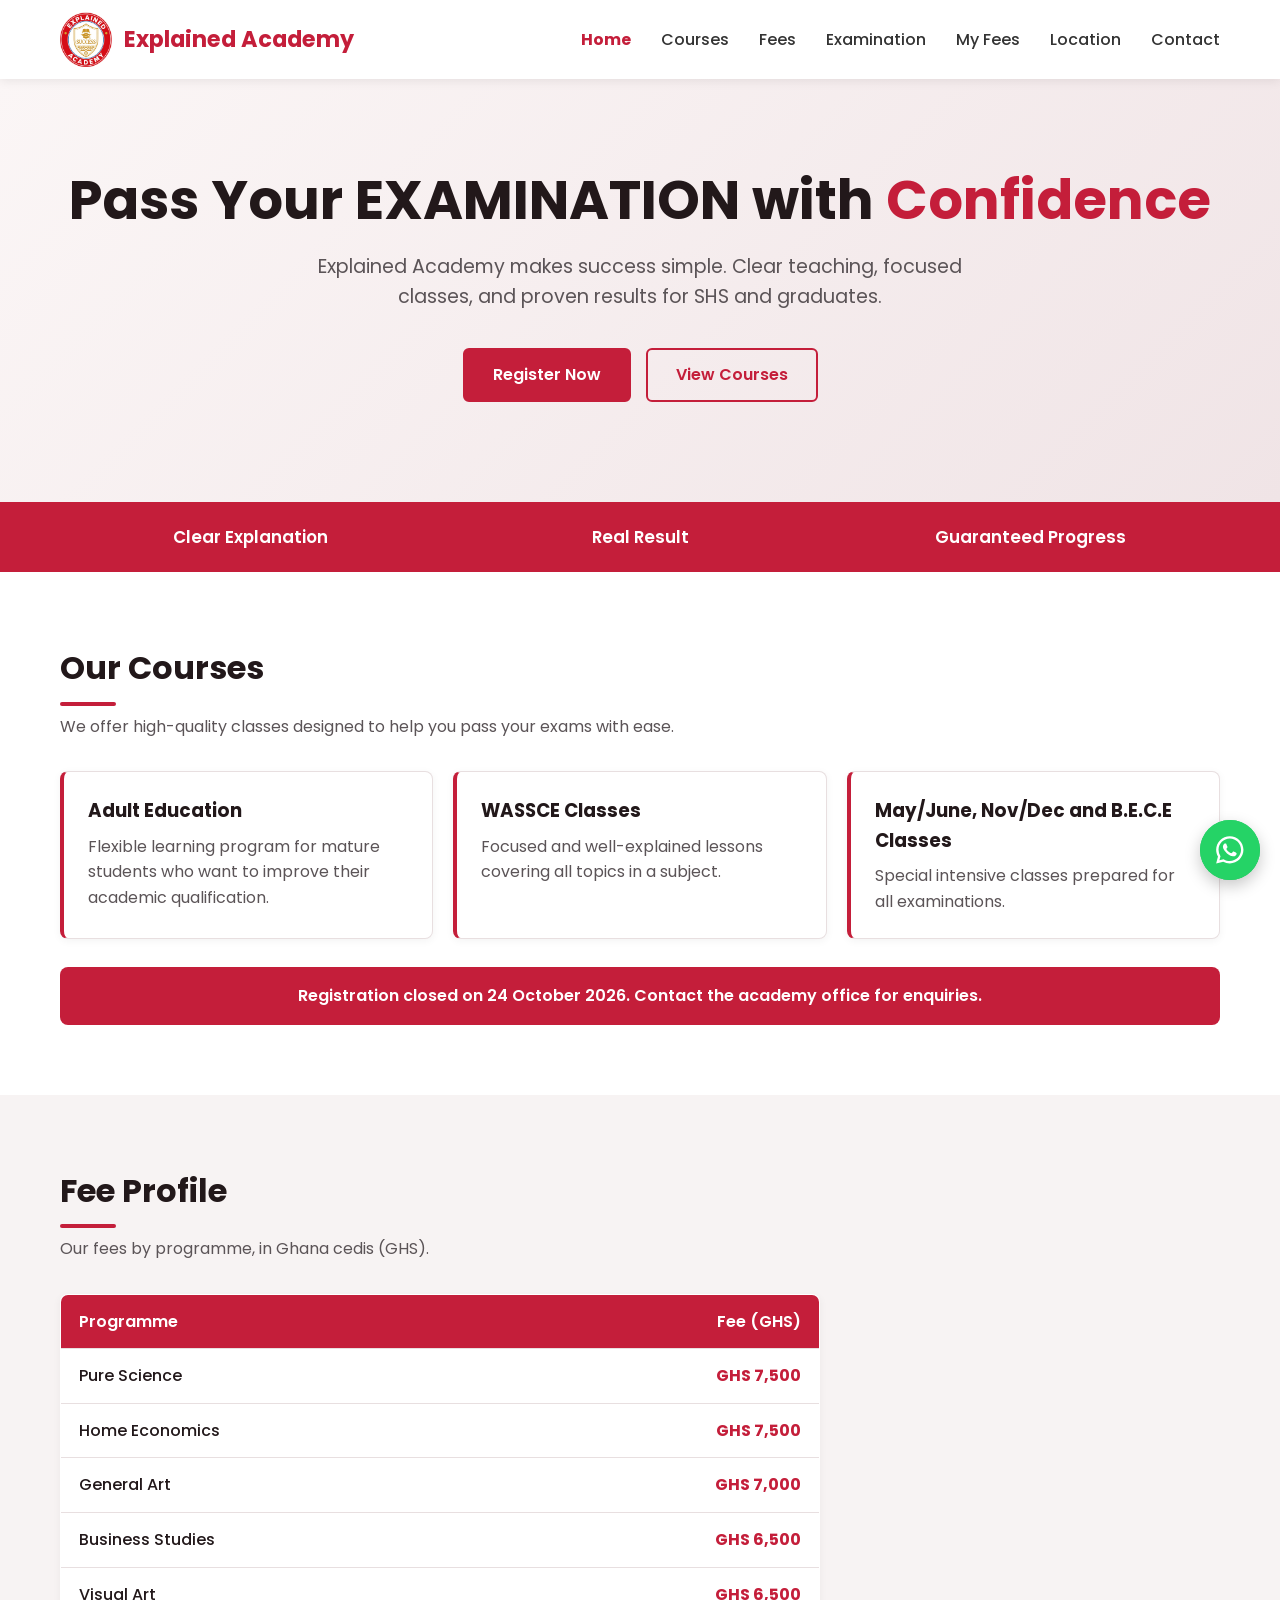
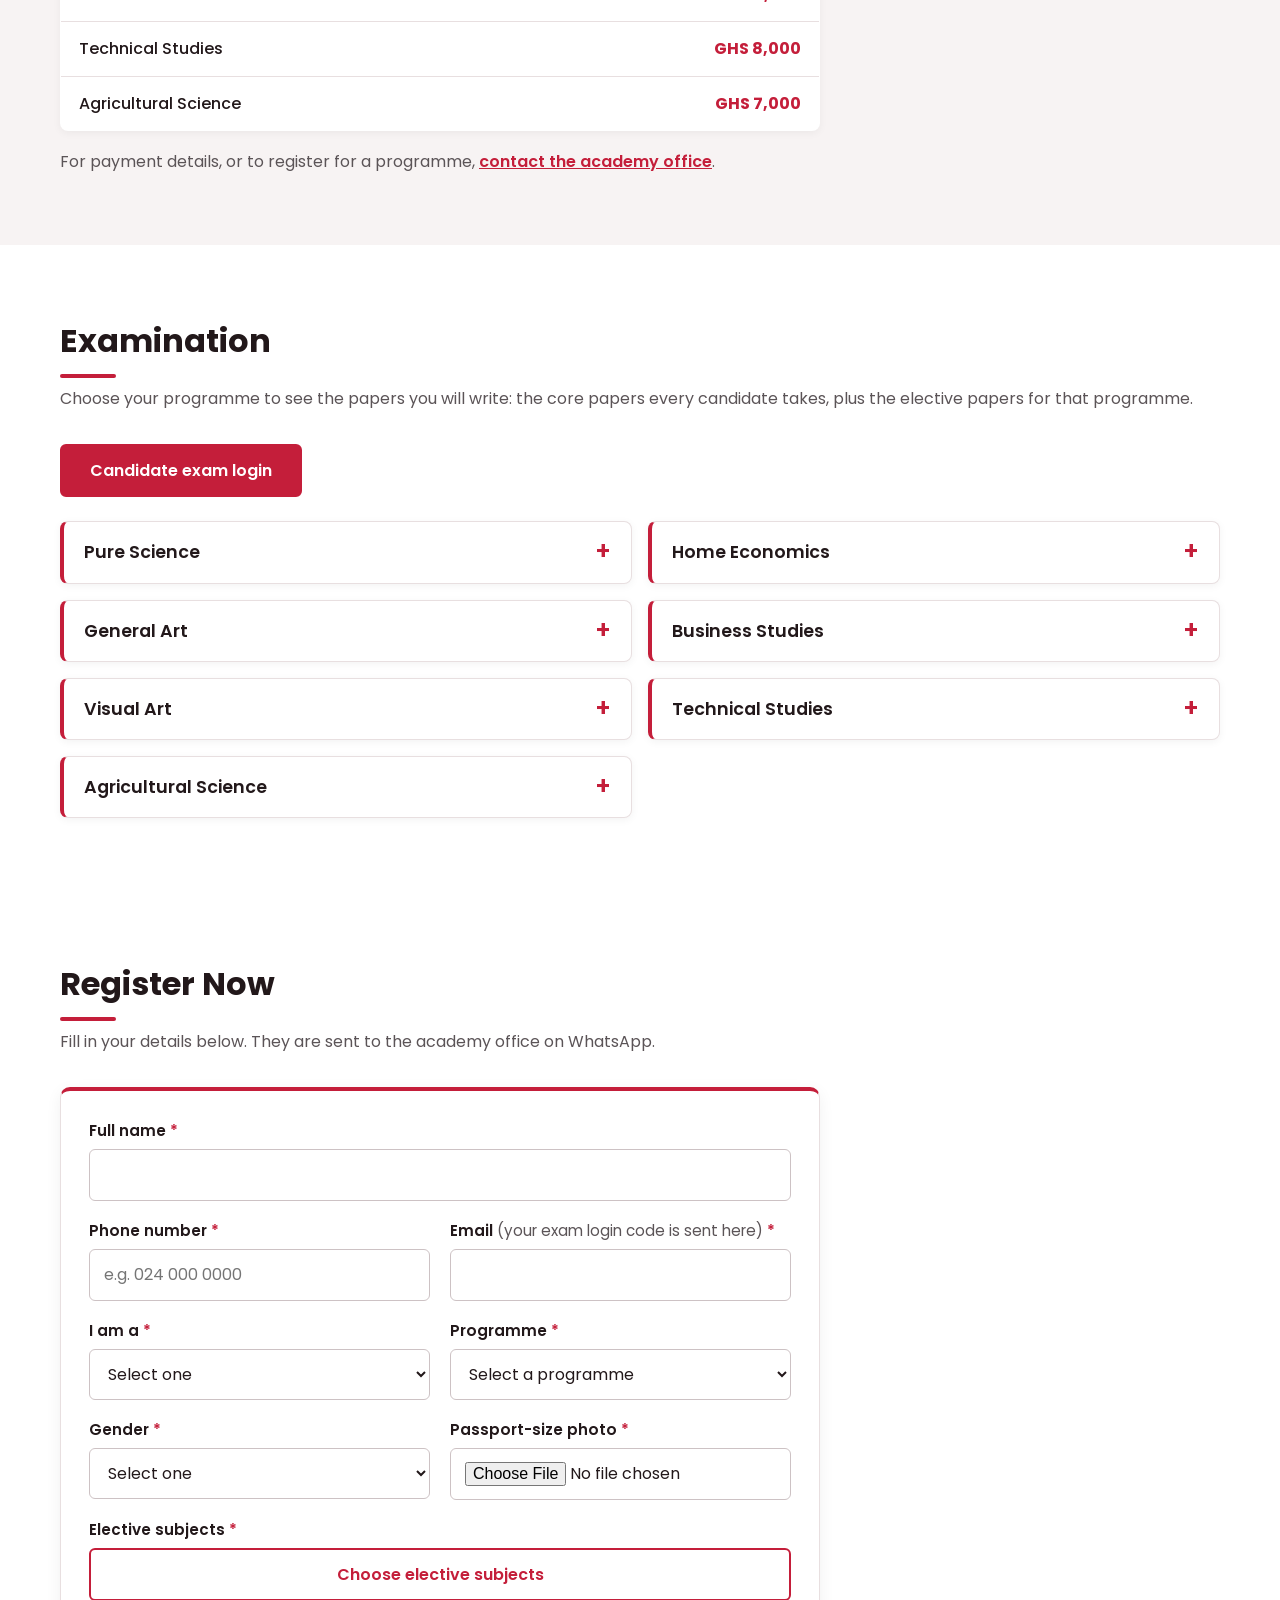
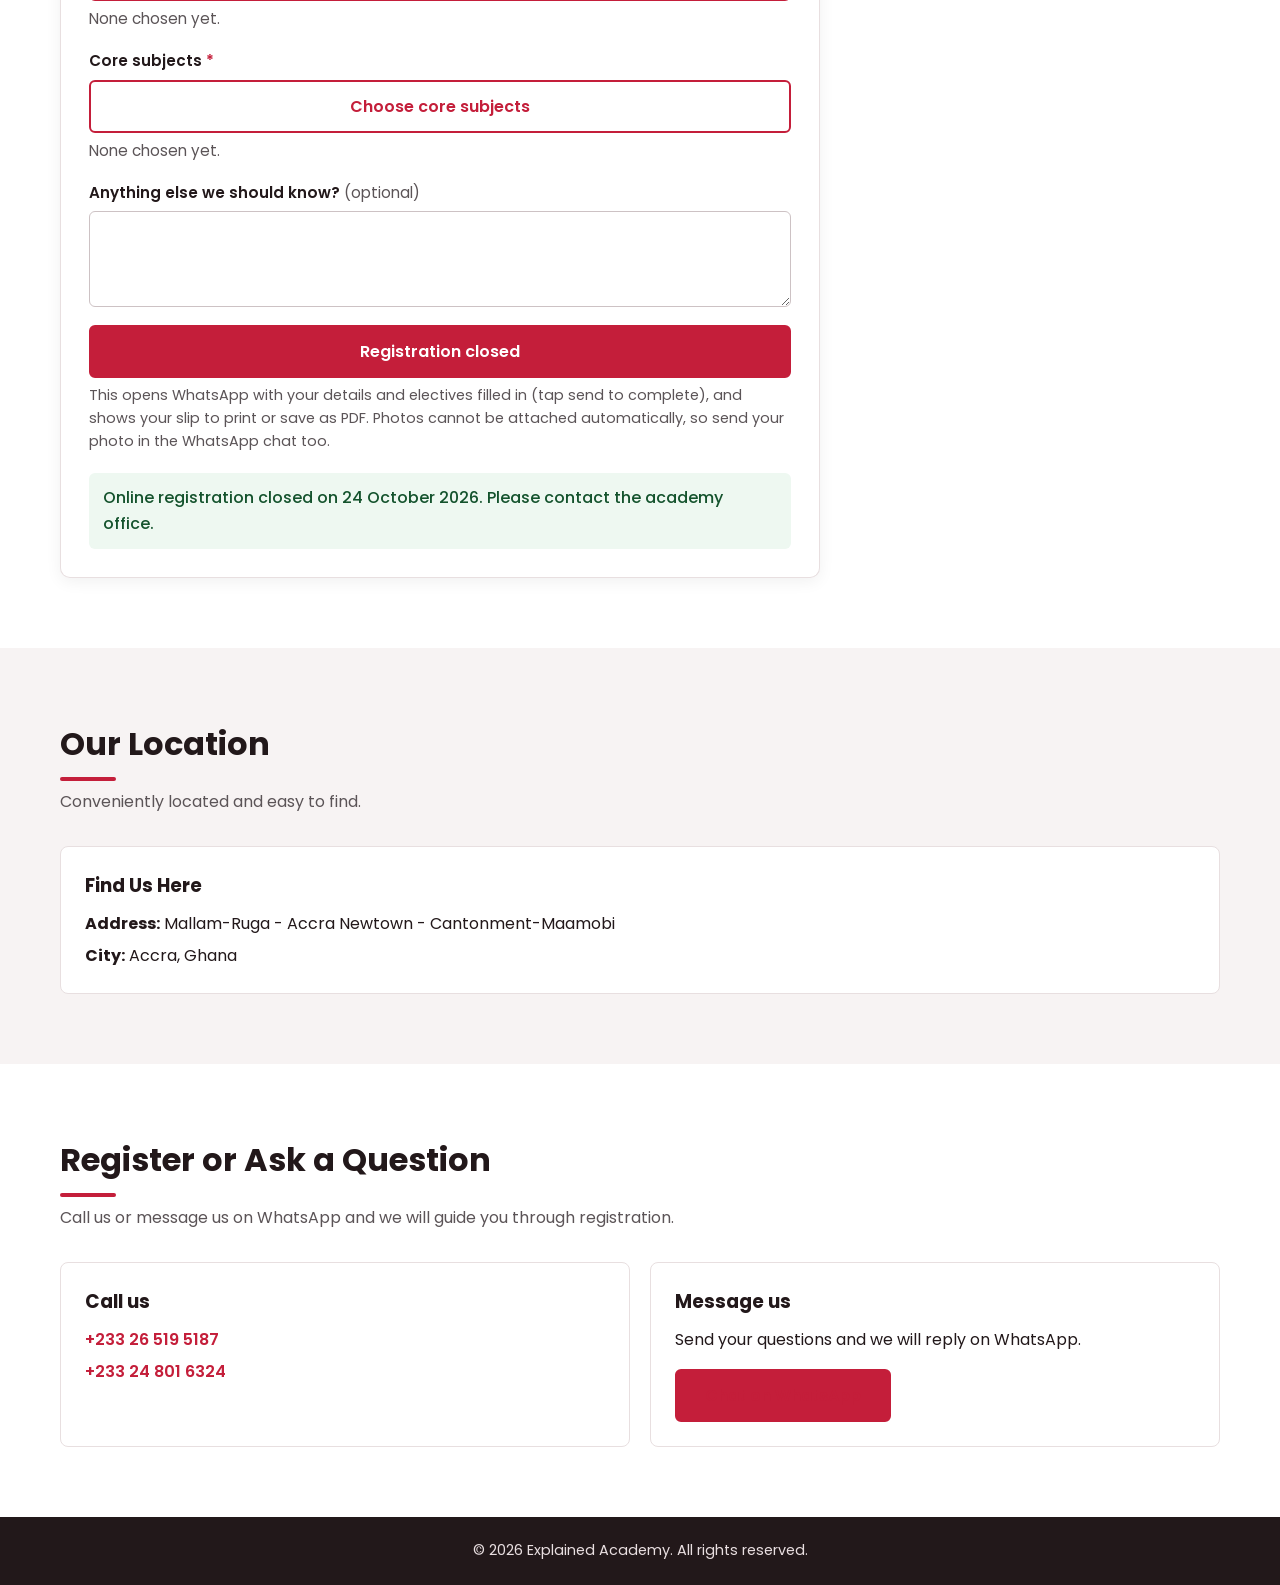
<file: index (2) - Copy.html>
<!DOCTYPE html>
<html lang="en">
<head>
<meta charset="UTF-8">
<meta name="viewport" content="width=device-width, initial-scale=1.0, viewport-fit=cover">
<title>Explained Academy | Clear Explanation, Real Result, Guaranteed Progress</title>
<meta name="description" content="Explained Academy | Clear Explanation, Real Result, Guaranteed Progress">

<!-- Google Font -->
<link rel="preconnect" href="https://fonts.googleapis.com">
<link rel="preconnect" href="https://fonts.gstatic.com" crossorigin>
<link href="https://fonts.googleapis.com/css2?family=Poppins:wght@400;500;600;700&display=swap" rel="stylesheet">

<style>
:root {
    --red: #c41e3a;
    --red-dark: #a01830;
    --ink: #22181a;
    --muted: #5b5457;
    --soft: #f7f3f3;
    --line: #e8dfe0;
}
* { margin: 0; padding: 0; box-sizing: border-box; }
html { scroll-behavior: smooth; scroll-padding-top: 90px; }
body { font-family: 'Poppins', system-ui, sans-serif; line-height: 1.6; color: var(--ink); background: #fff; }
.container { max-width: 1200px; margin: 0 auto; padding: 0 20px; }
section { padding: 70px 0; }

/* ===== HEADER ===== */
header { background: #fff; box-shadow: 0 2px 10px rgba(0,0,0,.08); position: sticky; top: 0; z-index: 1000; }
.header-content { display: flex; justify-content: space-between; align-items: center; padding: 12px 0; }
.logo { display: flex; align-items: center; gap: 12px; text-decoration: none; }
.logo img { height: 55px; width: auto; }
.logo-text { font-size: 1.4rem; font-weight: 700; color: var(--red); }
nav ul { display: flex; list-style: none; gap: 30px; }
nav a { text-decoration: none; color: #333; font-weight: 500; transition: color .3s; }
nav a:hover { color: var(--red); }

/* ===== BUTTONS ===== */
.btn { display: inline-block; background: var(--red); color: #fff; padding: 12px 28px; border-radius: 6px; text-decoration: none; font-weight: 600; font-size: 1rem; border: 2px solid var(--red); transition: background .3s, color .3s; }
.btn:hover { background: var(--red-dark); border-color: var(--red-dark); }
.btn-outline { background: transparent; color: var(--red); }
.btn-outline:hover { background: var(--red); color: #fff; }
.btn:focus-visible, nav a:focus-visible { outline: 3px solid var(--ink); outline-offset: 3px; }

/* ===== HERO ===== */
.hero { background: linear-gradient(135deg, #fbf6f6 0%, #f0e4e6 100%); padding: 90px 0 100px; text-align: center; }
.hero h1 { font-size: clamp(2rem, 5vw, 3.4rem); line-height: 1.15; margin-bottom: 20px; }
.hero h1 span { color: var(--red); }
.hero p { font-size: 1.2rem; color: var(--muted); max-width: 700px; margin: 0 auto 35px; }
.hero-buttons { display: flex; justify-content: center; gap: 15px; flex-wrap: wrap; }

/* ===== PROMISE STRIP ===== */
.promise { background: var(--red); color: #fff; padding: 22px 0; }
.promise ul { list-style: none; display: grid; grid-template-columns: repeat(3, 1fr); gap: 10px; text-align: center; font-weight: 600; font-size: 1.05rem; }

/* ===== SECTION HEADINGS ===== */
.section-title { font-size: 2rem; margin-bottom: 8px; }
.section-title::after { content: ""; display: block; width: 56px; height: 4px; margin-top: 8px; background: var(--red); border-radius: 2px; }
.section-subtitle { color: var(--muted); margin-bottom: 32px; }

/* ===== EXAMINATION ===== */
.exam-grid { display: grid; grid-template-columns: repeat(2, 1fr); gap: 16px; align-items: start; }
.exam-card { background: #fff; border: 1px solid var(--line); border-left: 4px solid var(--red); border-radius: 8px; box-shadow: 0 2px 8px rgba(0,0,0,.05); }
.exam-card summary { cursor: pointer; padding: 16px 20px; font-weight: 600; font-size: 1.1rem; list-style: none; display: flex; justify-content: space-between; align-items: center; gap: 12px; min-height: 56px; }
.exam-card summary::-webkit-details-marker { display: none; }
.exam-card summary::after { content: "+"; color: var(--red); font-size: 1.5rem; line-height: 1; }
.exam-card[open] summary::after { content: "\2212"; }
.exam-card summary:focus-visible { outline: 3px solid var(--ink); outline-offset: -3px; }
.exam-body { padding: 0 20px 20px; }
.exam-body h4 { margin: 12px 0 6px; font-size: .95rem; color: var(--red-dark); }
.exam-papers { display: flex; flex-wrap: wrap; gap: 6px; list-style: none; }
.exam-papers li { background: var(--soft); border: 1px solid var(--line); border-radius: 999px; padding: 4px 12px; font-size: .9rem; }
.exam-actions { display: flex; flex-wrap: wrap; gap: 10px; margin-top: 16px; }
.exam-actions .btn { padding: 10px 18px; font-size: .95rem; }
@media (max-width: 768px) { .exam-grid { grid-template-columns: 1fr; } }

/* ===== COURSES ===== */
.courses-grid { display: grid; grid-template-columns: repeat(3, 1fr); gap: 20px; }
.course-card { background: #fff; padding: 24px; border-radius: 8px; border: 1px solid var(--line); border-left: 4px solid var(--red); box-shadow: 0 2px 8px rgba(0,0,0,.05); }
.course-card h3 { margin-bottom: 8px; font-size: 1.15rem; }
.course-card p { color: var(--muted); }
.registration-banner { background: var(--red); color: #fff; text-align: center; padding: 16px; border-radius: 8px; font-weight: 600; margin-top: 28px; }

/* ===== LOCATION & CONTACT ===== */
.fees, .location { background: var(--soft); }

/* ===== REGISTRATION FORM ===== */
.reg-form { max-width: 760px; display: grid; grid-template-columns: repeat(2, 1fr); gap: 18px 20px; padding: 28px; background: #fff; border: 1px solid var(--line); border-top: 4px solid var(--red); border-radius: 10px; box-shadow: 0 4px 16px rgba(0,0,0,.06); }
.field { display: flex; flex-direction: column; gap: 6px; }
.field.full { grid-column: 1 / -1; }
.field label { font-weight: 600; font-size: .95rem; }
.field .req::after { content: " *"; color: var(--red); }
.field .opt { font-weight: 400; color: var(--muted); }
.field input, .field select, .field textarea { width: 100%; min-height: 48px; padding: 12px 14px; font: inherit; font-size: 1rem; color: var(--ink); background: #fff; border: 1px solid #cdc2c4; border-radius: 6px; }
.field textarea { min-height: 96px; resize: vertical; }
.field input:focus, .field select:focus, .field textarea:focus { outline: 3px solid rgba(196,30,58,.3); border-color: var(--red); }
.field input:user-invalid, .field select:user-invalid { border-color: var(--red); background: #fff8f9; }
.reg-note { color: var(--muted); font-size: .9rem; }
.reg-status { margin-top: 14px; padding: 12px 14px; border-radius: 6px; background: #eef8f1; color: #14532d; font-weight: 500; }
.reg-status a { color: inherit; font-weight: 700; }
.reg-status[hidden] { display: none; }

/* ===== FEES ===== */
.fee-table { width: 100%; max-width: 760px; border-collapse: collapse; background: #fff; border: 1px solid var(--line); border-radius: 8px; overflow: hidden; box-shadow: 0 2px 8px rgba(0,0,0,.05); }
.sr-only { position: absolute; width: 1px; height: 1px; overflow: hidden; clip: rect(0 0 0 0); white-space: nowrap; }
.fee-table th, .fee-table td { padding: 14px 18px; text-align: left; border-bottom: 1px solid var(--line); }
.fee-table thead th { background: var(--red); color: #fff; font-weight: 600; }
.fee-table th:last-child, .fee-table td:last-child { text-align: right; white-space: nowrap; }
.fee-table tbody tr:last-child td, .fee-table tbody tr:last-child th { border-bottom: 0; }
.fee-table tbody th { font-weight: 500; }
.fee-table tbody td { font-weight: 700; color: var(--red); }
.fee-table tbody tr:hover { background: #fbf4f5; }
.fee-note { margin-top: 18px; color: var(--muted); max-width: 760px; }
.fee-note a { color: var(--red); font-weight: 600; }
.info-grid { display: grid; grid-template-columns: repeat(2, 1fr); gap: 20px; }
.info-card { background: #fff; padding: 24px; border-radius: 8px; border: 1px solid var(--line); }
.info-card h3 { margin-bottom: 10px; }
.info-card p + p { margin-top: 6px; }
.info-card a { color: var(--red); font-weight: 600; text-decoration: none; }
.info-card a:hover { text-decoration: underline; }
.contact-actions { display: flex; gap: 12px; flex-wrap: wrap; margin-top: 16px; }
footer { background: var(--ink); color: #e9dfe1; text-align: center; padding: 22px 0; font-size: .9rem; }

/* ===== WHATSAPP WIDGET ===== */
.wa-widget { --school-color: var(--red); --wa-green: #25d366; --wa-green-dark: #1ebe5a; --wa-size: 60px; --wa-gap: 20px;
    position: fixed; right: max(var(--wa-gap), env(safe-area-inset-right)); bottom: max(var(--wa-gap), env(safe-area-inset-bottom)); z-index: 2000; }
.wa-toggle { position: relative; display: grid; place-items: center; width: var(--wa-size); height: var(--wa-size); padding: 0; border: 0; border-radius: 50%; background: var(--wa-green); color: #fff; cursor: pointer; box-shadow: 0 6px 16px rgba(0,0,0,.22); transition: background-color .2s, transform .2s; }
.wa-toggle svg { width: 56%; height: 56%; fill: currentColor; }
.wa-toggle:hover { background: var(--wa-green-dark); transform: scale(1.06); }
.wa-toggle:focus-visible { outline: 3px solid #fff; outline-offset: 3px; box-shadow: 0 0 0 6px var(--school-color); }
.wa-toggle::before { content: ""; position: absolute; inset: 0; border-radius: 50%; background: var(--wa-green); z-index: -1; animation: wa-ring 3.5s ease-out 1.5s infinite; }
.wa-widget.is-open .wa-toggle::before, .wa-toggle:hover::before { animation: none; }
@keyframes wa-ring { 0% { transform: scale(1); opacity: .55; } 60%, 100% { transform: scale(1.7); opacity: 0; } }
.wa-tip { position: absolute; top: 50%; right: calc(100% + 14px); translate: 8px -50%; padding: 8px 14px; border-radius: 6px; background: #1a1a1a; color: #fff; font-size: .9rem; font-weight: 500; white-space: nowrap; opacity: 0; visibility: hidden; pointer-events: none; transition: opacity .2s, translate .2s, visibility 0s linear .2s; }
.wa-tip::after { content: ""; position: absolute; top: 50%; right: -6px; transform: translateY(-50%); border: 6px solid transparent; border-right-width: 0; border-left-color: #1a1a1a; }
.wa-widget:not(.is-open) .wa-toggle:hover .wa-tip, .wa-widget:not(.is-open) .wa-toggle:focus-visible .wa-tip { opacity: 1; visibility: visible; translate: 0 -50%; transition-delay: 0s; }
@media (hover: none) { .wa-tip { display: none; } }
.wa-panel { position: absolute; right: 0; bottom: calc(100% + 14px); width: min(320px, calc(100vw - 32px)); overflow: hidden; border-radius: 14px; background: #fff; box-shadow: 0 12px 32px rgba(0,0,0,.22); transform-origin: bottom right; opacity: 0; visibility: hidden; scale: .94; translate: 0 8px; transition: opacity .22s, scale .22s, translate .22s, visibility 0s linear .22s; }
.wa-widget.is-open .wa-panel { opacity: 1; visibility: visible; scale: 1; translate: 0 0; transition-delay: 0s; }
.wa-head { display: flex; align-items: center; gap: 12px; padding: 14px 16px; background: var(--school-color); color: #fff; }
.wa-avatar { flex: none; display: grid; place-items: center; width: 40px; height: 40px; border-radius: 50%; background: #fff; color: var(--school-color); font-weight: 700; }
.wa-head-text { flex: 1; min-width: 0; }
.wa-head-text strong { display: block; line-height: 1.25; }
.wa-head-text span { font-size: .82rem; opacity: .9; }
.wa-close { flex: none; width: 36px; height: 36px; border: 0; border-radius: 50%; background: transparent; color: #fff; font-size: 1.5rem; line-height: 1; cursor: pointer; }
.wa-close:hover { background: rgba(255,255,255,.18); }
.wa-close:focus-visible { outline: 2px solid #fff; }
.wa-body { padding: 16px; background: #f4f6f9; }
.wa-bubble { margin: 0 0 14px; padding: 10px 14px; border-radius: 4px 12px 12px 12px; background: #fff; font-size: .95rem; line-height: 1.45; box-shadow: 0 1px 2px rgba(0,0,0,.08); }
.wa-options { display: grid; gap: 8px; }
.wa-option { display: block; padding: 12px 14px; border: 1px solid #b87286; border-radius: 10px; background: #fff; color: var(--school-color); font-size: .95rem; font-weight: 600; text-decoration: none; transition: background-color .15s, border-color .15s; }
.wa-option:hover { background: #fbeff1; border-color: var(--school-color); }
.wa-option:focus-visible { outline: 3px solid var(--school-color); outline-offset: 2px; }
.wa-option.is-primary { background: var(--wa-green); border-color: var(--wa-green); color: #fff; text-align: center; }
.wa-option.is-primary:hover { background: var(--wa-green-dark); border-color: var(--wa-green-dark); }

/* ===== ELECTIVES & PHOTO ===== */
.electives { border: 1px solid var(--line); border-radius: 8px; padding: 14px 16px 16px; }
.electives legend { font-weight: 600; font-size: .95rem; padding: 0 6px; }
.elective-help { color: var(--muted); font-size: .9rem; margin-bottom: 10px; }
.elective-list { display: flex; flex-wrap: wrap; gap: 10px; }
.chip { position: relative; }
.chip input { position: absolute; opacity: 0; inset: 0; width: 100%; height: 100%; margin: 0; cursor: pointer; }
.chip span { display: block; padding: 10px 16px; border: 1px solid #cdc2c4; border-radius: 999px; background: #fff; font-size: .95rem; font-weight: 500; }
.chip input:checked + span { background: var(--red); border-color: var(--red); color: #fff; }
.chip input:focus-visible + span { outline: 3px solid var(--ink); outline-offset: 2px; }
.chip input:disabled + span { opacity: .45; }
.elective-count { margin-top: 10px; font-weight: 600; }
nav a.active { color: var(--red); font-weight: 700; }
.fee-line { font-weight: 600; color: var(--red-dark); }
.fee-line[hidden] { display: none; }
.draft-note { color: var(--muted); font-size: .85rem; }
.elective-summary { color: var(--muted); font-size: .95rem; }
.form-error { color: var(--red-dark); font-weight: 600; }
.form-error[hidden] { display: none; }
.photo-row { display: flex; align-items: center; gap: 14px; }
.photo-preview { width: 84px; height: 100px; object-fit: cover; border: 1px solid var(--line); border-radius: 6px; background: var(--soft); }
.photo-preview[hidden] { display: none; }

/* ===== PRINTABLE SLIP ===== */
.slip-wrap { position: fixed; inset: 0; z-index: 3000; overflow: auto; background: rgba(34,24,26,.75); padding: 20px 12px; }
.slip-wrap[hidden] { display: none; }
.slip { max-width: 760px; margin: 0 auto; background: #fff; padding: 28px; border-radius: 8px; }
.slip-head { text-align: center; }
.slip-head img { height: 60px; width: auto; }
.slip-head h2 { color: var(--red); font-size: 1.3rem; }
.slip-photo { display: block; width: 150px; height: 180px; object-fit: cover; margin: 16px auto; border: 1px solid var(--line); border-radius: 6px; padding: 4px; }
.slip-title { text-align: center; font-size: 1.4rem; margin-bottom: 12px; }
.slip-details { display: grid; grid-template-columns: repeat(2, 1fr); gap: 6px 20px; margin-bottom: 16px; }
.slip-table { width: 100%; border-collapse: collapse; }
.slip-table th, .slip-table td { border: 1px solid var(--line); padding: 8px 10px; text-align: left; }
.slip-table thead th { background: var(--red); color: #fff; }
.slip-note { margin-top: 14px; font-size: .85rem; color: var(--muted); }
.slip-actions { display: flex; flex-wrap: wrap; gap: 12px; justify-content: center; max-width: 760px; margin: 14px auto 0; }
.btn-button { cursor: pointer; font-family: inherit; }
@media (max-width: 480px) { .slip-details { grid-template-columns: 1fr; } .slip { padding: 18px; } }
@media print {
    @page { margin: 14mm; }
    body > *:not(.slip-wrap) { display: none !important; }
    .slip-wrap { position: static; background: #fff; padding: 0; overflow: visible; }
    .slip { max-width: none; padding: 0; }
    .slip-actions { display: none; }
    .slip-table thead th { background: var(--red) !important; color: #fff !important; -webkit-print-color-adjust: exact; print-color-adjust: exact; }
}

/* ===== RESPONSIVE ===== */
@media (max-width: 900px) {
    .courses-grid, .info-grid { grid-template-columns: 1fr; }
}
@media (max-width: 700px) {
    .reg-form { grid-template-columns: 1fr; padding: 20px; }
}
@media (max-width: 768px) {
    section { padding: 50px 0; }
    .header-content { flex-direction: column; gap: 10px; }
    nav ul { gap: 18px; flex-wrap: wrap; justify-content: center; }
    .hero { padding: 60px 0 70px; }
    .hero p { font-size: 1.05rem; }
    .promise ul { grid-template-columns: 1fr; }
}
@media (max-width: 480px) {
    .wa-widget { --wa-size: 54px; --wa-gap: 16px; }
    .logo-text { font-size: 1.2rem; }
}
@media (prefers-reduced-motion: reduce) {
    html { scroll-behavior: auto; }
    .wa-toggle, .wa-tip, .wa-panel, .wa-option { transition: none; }
    .wa-toggle::before { animation: none; }
    .wa-toggle:hover { transform: none; }
}
</style>
</head>
<body>

<!-- HEADER -->
<header>
    <div class="container">
        <div class="header-content">
            <a href="#home" class="logo">
                <img src="explained1.png" alt="Explained Academy logo">
                <span class="logo-text">Explained Academy</span>
            </a>
            <nav aria-label="Main">
                <ul>
                    <li><a href="#home">Home</a></li>
                    <li><a href="#courses">Courses</a></li>
                    <li><a href="#fees">Fees</a></li>
                    <li><a href="#examination">Examination</a></li>
                    <li><a href="fees-portfolio.html">My Fees</a></li>
                    <li><a href="#location">Location</a></li>
                    <li><a href="#contact">Contact</a></li>
                </ul>
            </nav>
        </div>
    </div>
</header>

<main>
<!-- HERO -->
<section class="hero" id="home">
    <div class="container">
        <h1>Pass Your EXAMINATION with <span>Confidence</span></h1>
        <p>Explained Academy makes success simple. Clear teaching, focused classes, and proven results for SHS and graduates.</p>
        <div class="hero-buttons">
            <a href="#register" class="btn">Register Now</a>
            <a href="#courses" class="btn btn-outline">View Courses</a>
        </div>
    </div>
</section>

<div class="promise">
    <div class="container">
        <ul>
            <li>Clear Explanation</li>
            <li>Real Result</li>
            <li>Guaranteed Progress</li>
        </ul>
    </div>
</div>

<!-- COURSES -->
<section class="courses" id="courses">
    <div class="container">
        <h2 class="section-title">Our Courses</h2>
        <p class="section-subtitle">We offer high-quality classes designed to help you pass your exams with ease.</p>

        <div class="courses-grid">
            <div class="course-card">
                <h3>Adult Education</h3>
                <p>Flexible learning program for mature students who want to improve their academic qualification.</p>
            </div>
            <div class="course-card">
                <h3>WASSCE Classes</h3>
                <p>Focused and well-explained lessons covering all topics in a subject.</p>
            </div>
            <div class="course-card">
                <h3>May/June, Nov/Dec and B.E.C.E Classes</h3>
                <p>Special intensive classes prepared for all examinations.</p>
            </div>
        </div>

        <div class="registration-banner" id="reg-banner">Registration Still Ongoing - Limited Slots Available! <span id="reg-countdown"></span></div>
    </div>
</section>

<!-- FEES -->
<section class="fees" id="fees">
    <div class="container">
        <h2 class="section-title">Fee Profile</h2>
        <p class="section-subtitle">Our fees by programme, in Ghana cedis (GHS).</p>

        <table class="fee-table">
            <caption class="sr-only">Fees by programme in Ghana cedis</caption>
            <thead>
                <tr><th scope="col">Programme</th><th scope="col">Fee (GHS)</th></tr>
            </thead>
            <tbody>
                <tr><th scope="row">Pure Science</th><td>GHS 7,500</td></tr>
                <tr><th scope="row">Home Economics</th><td>GHS 7,500</td></tr>
                <tr><th scope="row">General Art</th><td>GHS 7,000</td></tr>
                <tr><th scope="row">Business Studies</th><td>GHS 6,500</td></tr>
                <tr><th scope="row">Visual Art</th><td>GHS 6,500</td></tr>
                <tr><th scope="row">Technical Studies</th><td>GHS 8,000</td></tr>
                <tr><th scope="row">Agricultural Science</th><td>GHS 7,000</td></tr>
            </tbody>
        </table>

        <p class="fee-note">For payment details, or to register for a programme, <a href="#contact">contact the academy office</a>.</p>
    </div>
</section>

<!-- REGISTER -->
<section class="examination" id="examination">
    <div class="container">
        <h2 class="section-title">Examination</h2>
        <p class="section-subtitle">Choose your programme to see the papers you will write: the core papers every candidate takes, plus the elective papers for that programme.</p>
        <p style="margin-bottom:24px"><a class="btn" href="exam.html">Candidate exam login</a></p>
        <div class="exam-grid" id="exam-grid"></div>
    </div>
</section>

<section class="register" id="register">
    <div class="container">
        <h2 class="section-title">Register Now</h2>
        <p class="section-subtitle">Fill in your details below. They are sent to the academy office on WhatsApp.</p>

        <form class="reg-form" id="reg-form">
            <div class="field full">
                <label class="req" for="reg-name">Full name</label>
                <input id="reg-name" name="name" type="text" autocomplete="name" required>
            </div>
            <div class="field">
                <label class="req" for="reg-phone">Phone number</label>
                <input id="reg-phone" name="phone" type="tel" inputmode="tel" autocomplete="tel" placeholder="e.g. 024 000 0000" required>
            </div>
            <div class="field">
                <label class="req" for="reg-email">Email <span class="opt">(your exam login code is sent here)</span></label>
                <input id="reg-email" name="email" type="email" autocomplete="email" required>
            </div>
            <div class="field">
                <label class="req" for="reg-type">I am a</label>
                <select id="reg-type" name="type" required>
                    <option value="" selected disabled>Select one</option>
                    <option>SHS student</option>
                    <option>Graduate</option>
                    <option>Adult learner</option>
                </select>
            </div>
            <div class="field">
                <label class="req" for="reg-programme">Programme</label>
                <select id="reg-programme" name="programme" required>
                    <option value="" selected disabled>Select a programme</option>
                    <option>Pure Science</option>
                    <option>Home Economics</option>
                    <option>General Art</option>
                    <option>Business Studies</option>
                    <option>Visual Art</option>
                    <option>Technical Studies</option>
                    <option>Agricultural Science</option>
                    <option>B.EC.E 2000</option>
                    <option>Adult Education</option>
                    <option>Not sure yet</option>
                </select>
                <p class="fee-line" id="fee-line" aria-live="polite" hidden></p>
            </div>
            <div class="field">
                <label class="req" for="reg-gender">Gender</label>
                <select id="reg-gender" name="gender" required>
                    <option value="" selected disabled>Select one</option>
                    <option>Male</option>
                    <option>Female</option>
                </select>
            </div>
            <div class="field">
                <label class="req" for="reg-photo">Passport-size photo</label>
                <div class="photo-row">
                    <input id="reg-photo" name="photo" type="file" accept="image/*" required>
                    <img class="photo-preview" id="photo-preview" alt="Selected photo preview" hidden>
                </div>
            </div>
            <div class="field full">
                <label class="req" for="open-electives">Elective subjects</label>
                <button class="btn btn-outline btn-button" type="button" id="open-electives">Choose elective subjects</button>
                <p class="elective-summary" id="elective-summary">None chosen yet.</p>
                <p class="form-error" id="reg-error" role="alert" hidden></p>
            </div>
            <div class="field full">
                <label class="req" for="open-core">Core subjects</label>
                <button class="btn btn-outline btn-button" type="button" id="open-core">Choose core subjects</button>
                <p class="elective-summary" id="core-summary">None chosen yet.</p>
            </div>
            <div class="slip-wrap" id="core-modal" hidden>
                <div class="slip" role="dialog" aria-label="Choose core subjects">
                    <h3 class="slip-title">Choose your core subjects</h3>
                    <p class="elective-help">Pick any of the core subjects, or choose all of them.</p>
                    <div class="elective-list" id="core-list"></div>
                    <div class="slip-actions"><button class="btn btn-button" type="button" id="core-done">Done</button></div>
                </div>
            </div>
            <div class="slip-wrap" id="el-modal" hidden>
                <div class="slip" role="dialog" aria-label="Choose elective subjects">
                    <h3 class="slip-title">Choose your elective subjects</h3>
                    <p class="elective-help" id="elective-help"></p>
                    <div class="elective-list" id="elective-list"></div>
                    <p class="elective-count" id="elective-count" aria-live="polite"></p>
                    <div class="slip-actions"><button class="btn btn-button" type="button" id="el-done">Done</button></div>
                </div>
            </div>
            <div class="field full">
                <label for="reg-notes">Anything else we should know? <span class="opt">(optional)</span></label>
                <textarea id="reg-notes" name="notes"></textarea>
            </div>
            <div class="field full">
                <button class="btn btn-button" type="submit">Register &amp; get my printable slip</button>
                <p class="reg-note">This opens WhatsApp with your details and electives filled in (tap send to complete), and shows your slip to print or save as PDF. Photos cannot be attached automatically, so send your photo in the WhatsApp chat too.</p>
                <p class="reg-status" id="reg-status" role="status" hidden></p>
            </div>
        </form>
    </div>
</section>

<!-- LOCATION -->
<section class="location" id="location">
    <div class="container">
        <h2 class="section-title">Our Location</h2>
        <p class="section-subtitle">Conveniently located and easy to find.</p>
        <div class="info-card">
            <h3>Find Us Here</h3>
            <p><strong>Address:</strong> Mallam-Ruga - Accra Newtown - Cantonment-Maamobi</p>
            <p><strong>City:</strong> Accra, Ghana</p>
        </div>
    </div>
</section>

<!-- CONTACT -->
<section class="contact" id="contact">
    <div class="container">
        <h2 class="section-title">Register or Ask a Question</h2>
        <p class="section-subtitle">Call us or message us on WhatsApp and we will guide you through registration.</p>
        <div class="info-grid">
            <div class="info-card">
                <h3>Call us</h3>
                <p><a href="tel:+233265195187">+233 26 519 5187</a></p>
                <p><a href="tel:+233248016324">+233 24 801 6324</a></p>
            </div>
            <div class="info-card">
                <h3>Message us</h3>
                <p>Send your questions and we will reply on WhatsApp.</p>
                <div class="contact-actions">
                    <a class="btn" target="_blank" rel="noopener noreferrer" href="https://wa.me/233265195187?text=Hello%2C%20I%20would%20like%20to%20register.">Chat on WhatsApp</a>
                </div>
            </div>
        </div>
    </div>
</section>
</main>

<footer>
    <div class="container">&copy; 2026 Explained Academy. All rights reserved.</div>
</footer>

<!-- PRINTABLE SLIP -->
<div class="slip-wrap" id="slip-wrap" hidden>
    <div class="slip" id="slip" role="dialog" aria-label="Registration slip">
        <div class="slip-head">
            <img src="explained1.png" alt="" onerror="this.hidden=true">
            <h2>Explained Academy</h2>
        </div>
        <img class="slip-photo" id="slip-photo" alt="Candidate photo">
        <h3 class="slip-title">Registration Slip</h3>
        <div class="slip-details">
            <p><strong>Reference No.:</strong> <span id="s-ref"></span></p>
            <p><strong>Date:</strong> <span id="s-date"></span></p>
            <p><strong>Candidate Name:</strong> <span id="s-name"></span></p>
            <p><strong>Gender:</strong> <span id="s-gender"></span></p>
            <p><strong>Phone:</strong> <span id="s-phone"></span></p>
            <p><strong>Category:</strong> <span id="s-type"></span></p>
            <p><strong>Programme:</strong> <span id="s-programme"></span></p>
            <p id="s-fee-row" hidden><strong>Programme Fee:</strong> <span id="s-fee"></span></p>
        </div>
        <table class="slip-table">
            <thead><tr><th scope="col">S/N</th><th scope="col">Subject</th><th scope="col">Type</th></tr></thead>
            <tbody id="s-rows"></tbody>
        </table>
        <p class="slip-note">This slip shows your registration request. Present it at the academy office when making payment.</p>
    </div>
    <div class="slip-actions">
        <button class="btn btn-button" type="button" id="slip-print">Click here to print / save as PDF</button>
        <button class="btn btn-outline btn-button" type="button" id="slip-close" style="background:#fff">Return</button>
    </div>
</div>

<!-- WHATSAPP WIDGET -->
<div class="wa-widget">
    <div class="wa-panel" id="wa-panel" role="dialog" aria-label="Contact Explained Academy on WhatsApp">
        <div class="wa-head">
            <div class="wa-avatar" aria-hidden="true">E</div>
            <div class="wa-head-text">
                <strong>Explained Academy</strong>
                <span>Chat with the academy office</span>
            </div>
            <button class="wa-close" type="button" aria-label="Close chat panel">&times;</button>
        </div>
        <div class="wa-body">
            <p class="wa-bubble">Hello! How can we help you today? Choose a topic and we will continue on WhatsApp.</p>
            <div class="wa-options">
                <a class="wa-option" target="_blank" rel="noopener noreferrer" href="https://wa.me/233265195187?text=Hello%2C%20I%20would%20like%20to%20register.">Register for classes</a>
                <a class="wa-option" target="_blank" rel="noopener noreferrer" href="https://wa.me/233265195187?text=Hello%2C%20I%20would%20like%20to%20know%20about%20course%20fees.">Course fees</a>
                <a class="wa-option" target="_blank" rel="noopener noreferrer" href="https://wa.me/233265195187?text=Hello%2C%20I%20would%20like%20to%20visit%20the%20academy.">Visit the academy</a>
                <a class="wa-option is-primary" target="_blank" rel="noopener noreferrer" href="https://wa.me/233265195187?text=Hello%2C%20I%20have%20a%20question.">Ask something else</a>
            </div>
        </div>
    </div>
    <button class="wa-toggle" type="button" aria-expanded="false" aria-controls="wa-panel" aria-label="Chat with Explained Academy on WhatsApp">
        <svg viewBox="0 0 32 32" aria-hidden="true" focusable="false">
            <path d="M16.003 3C8.83 3 3 8.83 3 16c0 2.29.6 4.52 1.74 6.49L3 29l6.7-1.71A12.94 12.94 0 0 0 16 29c7.17 0 13-5.83 13-13S23.17 3 16.003 3zm0 23.7c-1.95 0-3.86-.53-5.53-1.52l-.4-.24-3.98 1.02 1.06-3.88-.26-.4A10.66 10.66 0 0 1 5.3 16c0-5.9 4.8-10.7 10.7-10.7S26.7 10.1 26.7 16s-4.8 10.7-10.7 10.7zm5.87-8c-.32-.16-1.9-.94-2.2-1.04-.3-.1-.51-.16-.73.16-.21.32-.83 1.04-1.02 1.26-.19.21-.37.24-.7.08-.32-.16-1.35-.5-2.57-1.58-.95-.85-1.59-1.9-1.78-2.22-.19-.32-.02-.5.14-.66.14-.14.32-.37.48-.56.16-.19.21-.32.32-.54.1-.21.05-.4-.03-.56-.08-.16-.73-1.76-1-2.4-.26-.63-.53-.54-.73-.55h-.62c-.21 0-.56.08-.85.4-.29.32-1.12 1.1-1.12 2.68s1.15 3.1 1.31 3.32c.16.21 2.26 3.45 5.47 4.84.76.33 1.36.52 1.82.67.77.24 1.46.21 2.01.13.61-.09 1.9-.78 2.17-1.53.27-.75.27-1.4.19-1.53-.08-.13-.29-.21-.61-.37z"/>
        </svg>
        <span class="wa-tip" aria-hidden="true">Questions? Chat with us</span>
    </button>
</div>

<script>
(function () {
    var widget = document.querySelector(".wa-widget");
    var toggle = widget.querySelector(".wa-toggle");
    var closeBtn = widget.querySelector(".wa-close");

    function setOpen(open) {
        widget.classList.toggle("is-open", open);
        toggle.setAttribute("aria-expanded", String(open));
    }
    toggle.addEventListener("click", function () { setOpen(!widget.classList.contains("is-open")); });
    closeBtn.addEventListener("click", function () { setOpen(false); toggle.focus(); });
    document.addEventListener("keydown", function (e) {
        if (e.key === "Escape" && widget.classList.contains("is-open")) { setOpen(false); toggle.focus(); }
    });

    // Greet once per visit, then stay out of the way
    var seen = false;
    try { seen = sessionStorage.getItem("wa-greeted") === "1"; } catch (e) {}
    if (!seen) {
        setTimeout(function () {
            setOpen(true);
            try { sessionStorage.setItem("wa-greeted", "1"); } catch (e) {}
        }, 6000);
    }
})();
</script>

<script>
// Registration form: electives, photo, WhatsApp message and printable slip
(function () {
    var NUMBER = "233265195187";
    // Paste your Google Apps Script web-app URL here (see setup steps). Leave "" to keep using WhatsApp only.
    var BACKEND = "";
    var MAX_ELECTIVES = 4;   // change to allow more/fewer electives
    var CORE = ["English Language", "Mathematics (Core)", "Integrated Science", "Social Studies"];
    // Edit these lists to match what the academy offers
    var ELECTIVES = {
        "Pure Science": ["Aviation and Aerospace Engineering", "Engineering", "Manufacturing Engineering", "Further Mathematics/Mathematics", "Additional Mathematics", "Chemistry", "Robotics", "Biology", "Geography", "Physics", "Computing", "Information and Communication Technology", "Biomedical Science"],
        "Home Economics": ["Foods and Nutrition", "Economics", "Management in Living", "Clothing and Textiles", "Graphic Design", "General Knowledge in Art"],
        "General Art": ["Dagaare", "Dagbani", "Dangme", "Ewe", "Fante", "Ga", "Kasem", "Nzema", "Twi (Akuapem)", "Twi (Asante)", "Performing Arts", "Arabic", "Music", "French", "Spanish", "Government", "History", "Economics", "Religious and Moral Education", "Literature in English", "Christian Religious Studies", "West African Traditional Religion", "Islamic Religious Studies", "Computing", "Further Mathematics", "Geography"],
        "Business Studies": ["Principles of Cost Accounting", "Business Studies - Accounting", "Business Management", "Further Mathematics/Mathematics", "Economics", "Financial Accounting", "Clerical Office Duties", "Computing"],
        "Visual Art": ["Ceramics", "Further Mathematics/Mathematics", "Basketry", "Graphic Design", "Jewelry", "Leatherwork", "Picture Making", "Sculpture", "General Knowledge in Art"],
        "Technical Studies": ["Electronics", "Art and Design", "Applied Technology (Wood Technology)", "Applied Technology (Automotive)", "Applied Technology (Metal Technology)", "Applied Technology (Building Construction and Wood Technology)", "Auto Mechanics", "Physical Education and Health", "Design and Communication Technology", "Applied Technology (Electrical & Electronic Technology)", "Woodwork", "Applied Technology (Automotive & Metal Technology)", "Animal Husbandry", "Applied Electricity", "Metalwork", "Typewriting", "Technical Drawing", "Crop Husbandry and Horticulture"],
        "Agricultural Science": ["Fisheries", "Forestry", "General Agriculture"]
    };
    var all = {};
    Object.keys(ELECTIVES).forEach(function (k) { ELECTIVES[k].forEach(function (x) { all[x] = 1; }); });
    var EXAM_PROGRAMMES = Object.keys(ELECTIVES);   // the seven main programmes, for the Examination section
    ELECTIVES["B.EC.E 2000"] = ELECTIVES["Adult Education"] = ELECTIVES["Not sure yet"] = Object.keys(all).sort();
    window.EA_DATA = { CORE: CORE, ELECTIVES: ELECTIVES, PROGRAMMES: EXAM_PROGRAMMES, NUMBER: NUMBER };

    var form = document.getElementById("reg-form");
    var status = document.getElementById("reg-status");
    var error = document.getElementById("reg-error");
    var prog = document.getElementById("reg-programme");
    var list = document.getElementById("elective-list");
    var help = document.getElementById("elective-help");
    var count = document.getElementById("elective-count");
    var photoInput = document.getElementById("reg-photo");
    var preview = document.getElementById("photo-preview");
    var photoData = "";
    var wrap = document.getElementById("slip-wrap");
    var feeLine = document.getElementById("fee-line");

    // Read the fee from the Fee Profile table so it always matches the page
    function feeFor(name) {
        var rows = document.querySelectorAll(".fee-table tbody tr");
        for (var i = 0; i < rows.length; i++) {
            var th = rows[i].querySelector("th"), td = rows[i].querySelector("td");
            if (th && td && th.textContent.trim() === name) return td.textContent.trim();
        }
        return "";
    }
    function showFee() {
        var fee = feeFor(prog.value);
        feeLine.hidden = !prog.value;
        feeLine.textContent = fee ? "Programme fee: " + fee : "Fee depends on your subjects. Please contact the academy office.";
    }
    // Accepts 0XXXXXXXXX, 233XXXXXXXXX or +233XXXXXXXXX; returns 0XXXXXXXXX or ""
    function cleanPhone(v) {
        var t = v.replace(/[\s\-().]/g, "");
        if (/^\+?233\d{9}$/.test(t)) t = "0" + t.replace(/^\+?233/, "");
        return /^0\d{9}$/.test(t) ? t : "";
    }

    function checked() { return Array.prototype.slice.call(list.querySelectorAll("input:checked")).map(function (i) { return i.value; }); }
    function update() {
        var n = checked().length;
        count.textContent = "Selected " + n + " of " + MAX_ELECTIVES;
        document.getElementById("elective-summary").textContent = n ? "Chosen: " + checked().join(", ") : "None chosen yet.";
        list.querySelectorAll("input").forEach(function (i) { i.disabled = !i.checked && n >= MAX_ELECTIVES; });
    }
    prog.addEventListener("change", function () {
        list.innerHTML = "";
        (ELECTIVES[prog.value] || []).forEach(function (name, idx) {
            var l = document.createElement("label"); l.className = "chip";
            var i = document.createElement("input"); i.type = "checkbox"; i.name = "elective"; i.value = name; i.id = "el-" + idx;
            var sp = document.createElement("span"); sp.textContent = name;
            l.appendChild(i); l.appendChild(sp); list.appendChild(l);
        });
        help.textContent = "Tap to choose up to " + MAX_ELECTIVES + " elective subjects.";
        showFee(); update();
    });
    var modal = document.getElementById("el-modal"), openBtn = document.getElementById("open-electives");
    openBtn.addEventListener("click", function () {
        if (!prog.value) { error.hidden = false; error.textContent = "Please select a programme first."; prog.focus(); return; }
        error.hidden = true; modal.hidden = false; modal.scrollTop = 0;
    });
    function closeModal() { modal.hidden = true; openBtn.focus(); }
    document.getElementById("el-done").addEventListener("click", closeModal);
    document.addEventListener("keydown", function (e) { if (e.key === "Escape" && !modal.hidden) closeModal(); });
    list.addEventListener("change", update);

    // Core subjects picker
    var coreList = document.getElementById("core-list"), coreModal = document.getElementById("core-modal"), coreBtn = document.getElementById("open-core"), allInput;
    ["All core subjects"].concat(CORE).forEach(function (name, idx) {
        var l = document.createElement("label"); l.className = "chip";
        var i = document.createElement("input"); i.type = "checkbox"; i.name = "core"; i.value = idx ? name : "__all";
        var sp = document.createElement("span"); sp.textContent = name;
        l.appendChild(i); l.appendChild(sp); coreList.appendChild(l); if (!idx) allInput = i;
    });
    function coreChosen() { return Array.prototype.slice.call(coreList.querySelectorAll('input:checked')).map(function (i) { return i.value; }).filter(function (v) { return v !== "__all"; }); }
    function coreUpdate() {
        var c = coreChosen(); allInput.checked = c.length === CORE.length;
        document.getElementById("core-summary").textContent = allInput.checked ? "Chosen: All core subjects" : c.length ? "Chosen: " + c.join(", ") : "None chosen yet.";
    }
    coreList.addEventListener("change", function (e) {
        if (e.target === allInput) { coreList.querySelectorAll("input").forEach(function (i) { i.checked = allInput.checked; }); }
        coreUpdate();
    });
    coreBtn.addEventListener("click", function () { error.hidden = true; coreModal.hidden = false; coreModal.scrollTop = 0; });
    function closeCore() { coreModal.hidden = true; coreBtn.focus(); }
    document.getElementById("core-done").addEventListener("click", closeCore);
    document.addEventListener("keydown", function (e) { if (e.key === "Escape" && !coreModal.hidden) closeCore(); });

    // Resize photo to keep it light, keep as data URL
    photoInput.addEventListener("change", function () {
        var f = photoInput.files[0]; if (!f) return;
        var r = new FileReader();
        r.onload = function () {
            var img = new Image();
            img.onload = function () {
                var max = 600, sc = Math.min(1, max / Math.max(img.width, img.height));
                var c = document.createElement("canvas");
                c.width = Math.round(img.width * sc); c.height = Math.round(img.height * sc);
                c.getContext("2d").drawImage(img, 0, 0, c.width, c.height);
                photoData = c.toDataURL("image/jpeg", 0.85);
                preview.src = photoData; preview.hidden = false;
            };
            img.src = r.result;
        };
        r.readAsDataURL(f);
    });

    function showSlip(d, electives, core, ref) {
        function set(id, v) { document.getElementById(id).textContent = v; }
        set("s-ref", ref); set("s-date", new Date().toLocaleDateString("en-GB"));
        set("s-name", d.get("name").trim().toUpperCase()); set("s-gender", d.get("gender"));
        set("s-phone", cleanPhone(d.get("phone"))); set("s-type", d.get("type")); set("s-programme", d.get("programme"));
        var fee = feeFor(d.get("programme")); document.getElementById("s-fee-row").hidden = !fee; set("s-fee", fee);
        document.getElementById("slip-photo").src = photoData;
        var rows = document.getElementById("s-rows"); rows.innerHTML = "";
        core.map(function (n) { return [n, "Core"]; }).concat(electives.map(function (n) { return [n, "Elective"]; })).forEach(function (r, i) {
            var tr = document.createElement("tr");
            [String(i + 1), r[0], r[1]].forEach(function (t) { var td = document.createElement("td"); td.textContent = t; tr.appendChild(td); });
            rows.appendChild(tr);
        });
        wrap.hidden = false; wrap.scrollTop = 0; document.title = "Registration Slip - " + ref;
        return ref;
    }

    form.addEventListener("submit", function (e) {
        e.preventDefault();
        var electives = checked(), core = coreChosen();
        if (!cleanPhone(form.elements.namedItem("phone").value)) { error.hidden = false; error.textContent = "Please enter a valid phone number, for example 024 000 0000."; form.elements.namedItem("phone").focus(); return; }
        if (!core.length) { error.hidden = false; error.textContent = "Please choose at least one core subject."; coreBtn.focus(); return; }
        if (!electives.length) { error.hidden = false; error.textContent = "Please choose at least one elective subject."; openBtn.focus(); return; }
        if (!photoData) { error.hidden = false; error.textContent = "Please wait for your photo to finish loading, then try again."; return; }
        error.hidden = true;
        var d = new FormData(form);
        var submitBtn = form.querySelector("button[type=submit]");
        var email = (d.get("email") || "").trim(), notes = (d.get("notes") || "").trim();
        var fee = feeFor(d.get("programme"));

        function localRef() { return "EA-" + new Date().getFullYear() + "-" + String(Math.floor(100000 + Math.random() * 900000)); }
        function waUrl(ref, saved) {
            var lines = [
                "Hello, I would like to register at Explained Academy.", "",
                "Ref: " + ref,
                "Name: " + d.get("name").trim(),
                "Gender: " + d.get("gender"),
                "Phone: " + cleanPhone(d.get("phone")),
                "I am a: " + d.get("type"),
                "Programme: " + d.get("programme") + (fee ? " (" + fee + ")" : ""),
                "Core subjects: " + (core.length === CORE.length ? "All" : core.join(", ")),
                "Electives: " + electives.join(", ")
            ];
            if (email) lines.push("Email: " + email);
            if (notes) lines.push("Notes: " + notes);
            if (!saved) lines.push("", "(I will send my passport photo in this chat.)");
            return "https://wa.me/" + NUMBER + "?text=" + encodeURIComponent(lines.join("\n"));
        }
        function link(url, text) {
            var a = document.createElement("a"); a.href = url; a.target = "_blank"; a.rel = "noopener noreferrer"; a.textContent = text; return a;
        }
        function finish(ref, saved) {
            showSlip(d, electives, core, ref);
            var url = waUrl(ref, saved);
            status.hidden = false; status.textContent = "";
            if (saved) {
                clearDraft();
                var strong = document.createElement("strong"); strong.textContent = ref;
                status.append("Your registration has been received. Your candidate number is ", strong, ". Print or save your slip. Questions? ", link(url, "Message us on WhatsApp"), ".");
            } else if (BACKEND) {
                status.append("We could not save your registration online. Please ", link(url, "tap here to send it on WhatsApp"), " so we receive it.");
            } else {
                var win = window.open(url, "_blank"); if (win) { win.opener = null; }
                clearDraft();
                status.append("Opening WhatsApp. If nothing happened, ", link(url, "tap here to send your registration"), ".");
            }
        }

        if (!BACKEND) { finish(localRef(), false); return; }

        submitBtn.disabled = true; status.hidden = false; status.textContent = "Submitting your registration...";
        var payload = {
            name: d.get("name").trim(), gender: d.get("gender"), phone: cleanPhone(d.get("phone")), email: email,
            type: d.get("type"), programme: d.get("programme"), fee: fee, core: core, electives: electives,
            notes: notes, photo: photoData
        };
        fetch(BACKEND, { method: "POST", headers: { "Content-Type": "text/plain;charset=utf-8" }, body: JSON.stringify(payload) })
            .then(function (r) { return r.json(); })
            .then(function (j) {
                if (!j.ok) throw new Error(j.error || "failed");
                finish(String(j.ref).replace(/[^A-Za-z0-9-]/g, ""), true);
            })
            .catch(function () { finish(localRef(), false); })
            .then(function () { submitBtn.disabled = false; });
    });

    // Save what the candidate has typed so a refresh does not lose it (photo is not saved)
    var KEY = "ea-reg-draft", FIELDS = ["name", "phone", "email", "gender", "type", "programme", "notes"];
    function clearDraft() { try { localStorage.removeItem(KEY); } catch (e) {} }
    function saveDraft() {
        var o = { electives: checked(), core: coreChosen() };
        FIELDS.forEach(function (f) { o[f] = form.elements.namedItem(f).value; });
        try { localStorage.setItem(KEY, JSON.stringify(o)); } catch (e) {}
    }
    function restoreDraft() {
        var o = null;
        try { o = JSON.parse(localStorage.getItem(KEY) || "null"); } catch (e) {}
        if (!o) return;
        FIELDS.forEach(function (f) { if (o[f]) form.elements.namedItem(f).value = o[f]; });
        if (o.programme) {
            prog.dispatchEvent(new Event("change"));
            list.querySelectorAll("input").forEach(function (i) { i.checked = (o.electives || []).indexOf(i.value) > -1; });
            update();
        }
        coreList.querySelectorAll("input").forEach(function (i) { i.checked = (o.core || []).indexOf(i.value) > -1; });
        coreUpdate();
    }
    form.addEventListener("input", saveDraft);
    form.addEventListener("change", saveDraft);
    restoreDraft();

    document.getElementById("slip-print").addEventListener("click", function () { window.print(); });
    document.getElementById("slip-close").addEventListener("click", function () { wrap.hidden = true; });
})();
</script>
<script>
// Highlight the menu link for the section being viewed
(function () {
    var links = document.querySelectorAll('nav a[href^="#"]');
    if (!links.length || !("IntersectionObserver" in window)) return;
    var map = {};
    links.forEach(function (a) { map[a.getAttribute("href").slice(1)] = a; });
    var io = new IntersectionObserver(function (entries) {
        entries.forEach(function (en) {
            if (!en.isIntersecting) return;
            links.forEach(function (a) { a.classList.remove("active"); a.removeAttribute("aria-current"); });
            var a = map[en.target.id]; if (a) { a.classList.add("active"); a.setAttribute("aria-current", "true"); }
        });
    }, { rootMargin: "-45% 0px -50% 0px" });
    Object.keys(map).forEach(function (id) { var el = document.getElementById(id); if (el) io.observe(el); });
})();
</script>
<script>
// Registration deadline and countdown (edit the date below to change it)
(function () {
    var CLOSES = new Date(2026, 9, 24, 23, 59, 59);   // 24 October 2026, end of day (month is 0-based)
    var el = document.getElementById("reg-countdown");
    var btn = document.querySelector("#reg-form button[type=submit]");
    var note = document.getElementById("reg-status");
    var left = CLOSES - new Date();
    var days = Math.ceil(left / 86400000);
    if (left <= 0) {
        document.getElementById("reg-banner").textContent = "Registration closed on 24 October 2026. Contact the academy office for enquiries.";
        if (btn) { btn.disabled = true; btn.textContent = "Registration closed"; }
        if (note) { note.hidden = false; note.textContent = "Online registration closed on 24 October 2026. Please contact the academy office."; }
    } else if (el) {
        el.textContent = days <= 1 ? "Last day to register: closes tonight!" : "Closes 24 October 2026 (" + days + " days left).";
    }
})();
</script>
<script>
// Examination section: one expandable card per programme
(function () {
    var D = window.EA_DATA, grid = document.getElementById("exam-grid");
    if (!D || !grid) return;
    function papers(title, items) {
        var h = document.createElement("h4"); h.textContent = title;
        var ul = document.createElement("ul"); ul.className = "exam-papers";
        items.forEach(function (t) { var li = document.createElement("li"); li.textContent = t; ul.appendChild(li); });
        return [h, ul];
    }
    D.PROGRAMMES.forEach(function (name) {
        var det = document.createElement("details"); det.className = "exam-card";
        var sum = document.createElement("summary"); sum.textContent = name; det.appendChild(sum);
        var body = document.createElement("div"); body.className = "exam-body";
        papers("Core papers", D.CORE).concat(papers("Elective papers", D.ELECTIVES[name])).forEach(function (n) { body.appendChild(n); });
        var act = document.createElement("div"); act.className = "exam-actions";
        var reg = document.createElement("a"); reg.className = "btn"; reg.href = "#register"; reg.textContent = "Register for " + name;
        reg.addEventListener("click", function () {
            var sel = document.getElementById("reg-programme");
            if (sel) { sel.value = name; sel.dispatchEvent(new Event("change", { bubbles: true })); }
        });
        var wa = document.createElement("a"); wa.className = "btn btn-outline"; wa.target = "_blank"; wa.rel = "noopener noreferrer";
        wa.href = "https://wa.me/" + D.NUMBER + "?text=" + encodeURIComponent("Hello, I would like to ask about the " + name + " examination.");
        wa.textContent = "Ask about exams";
        act.appendChild(reg); act.appendChild(wa); body.appendChild(act); det.appendChild(body); grid.appendChild(det);
    });
})();
</script>
</body>
</html>
</file>
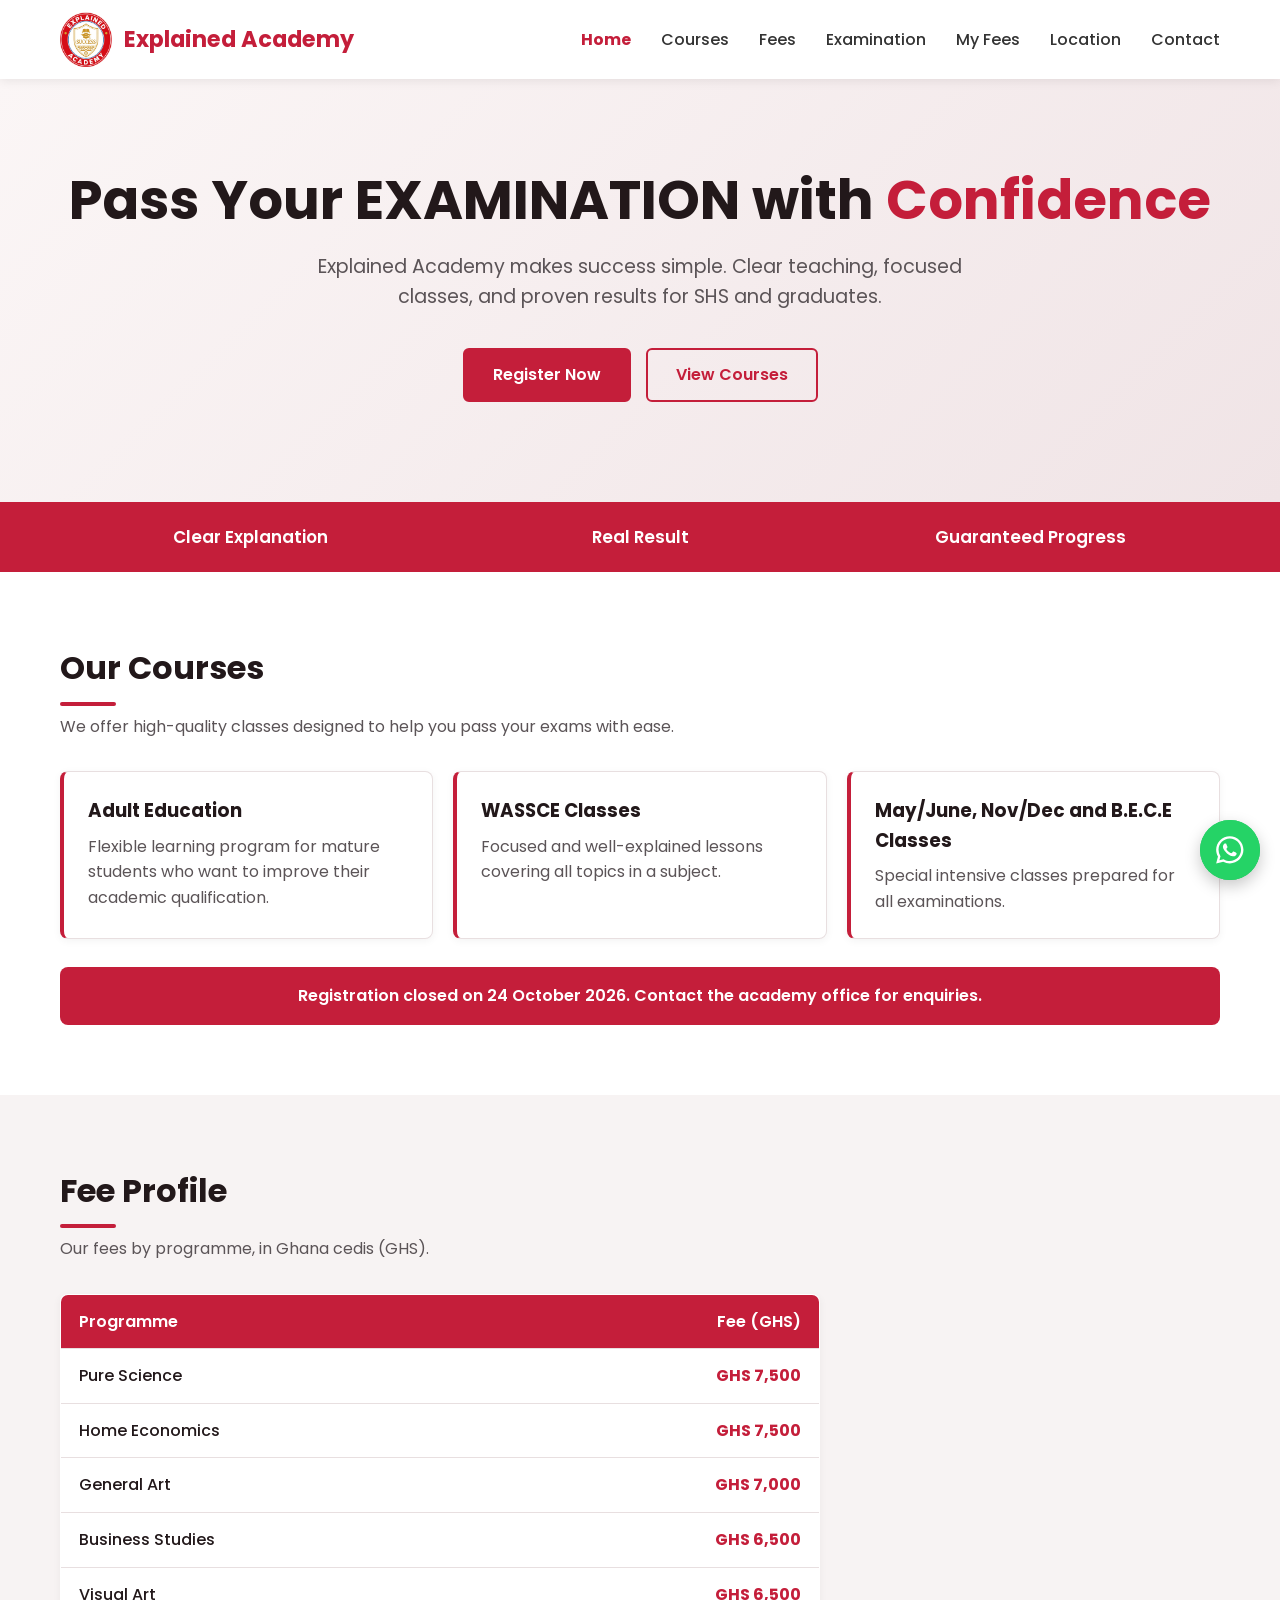
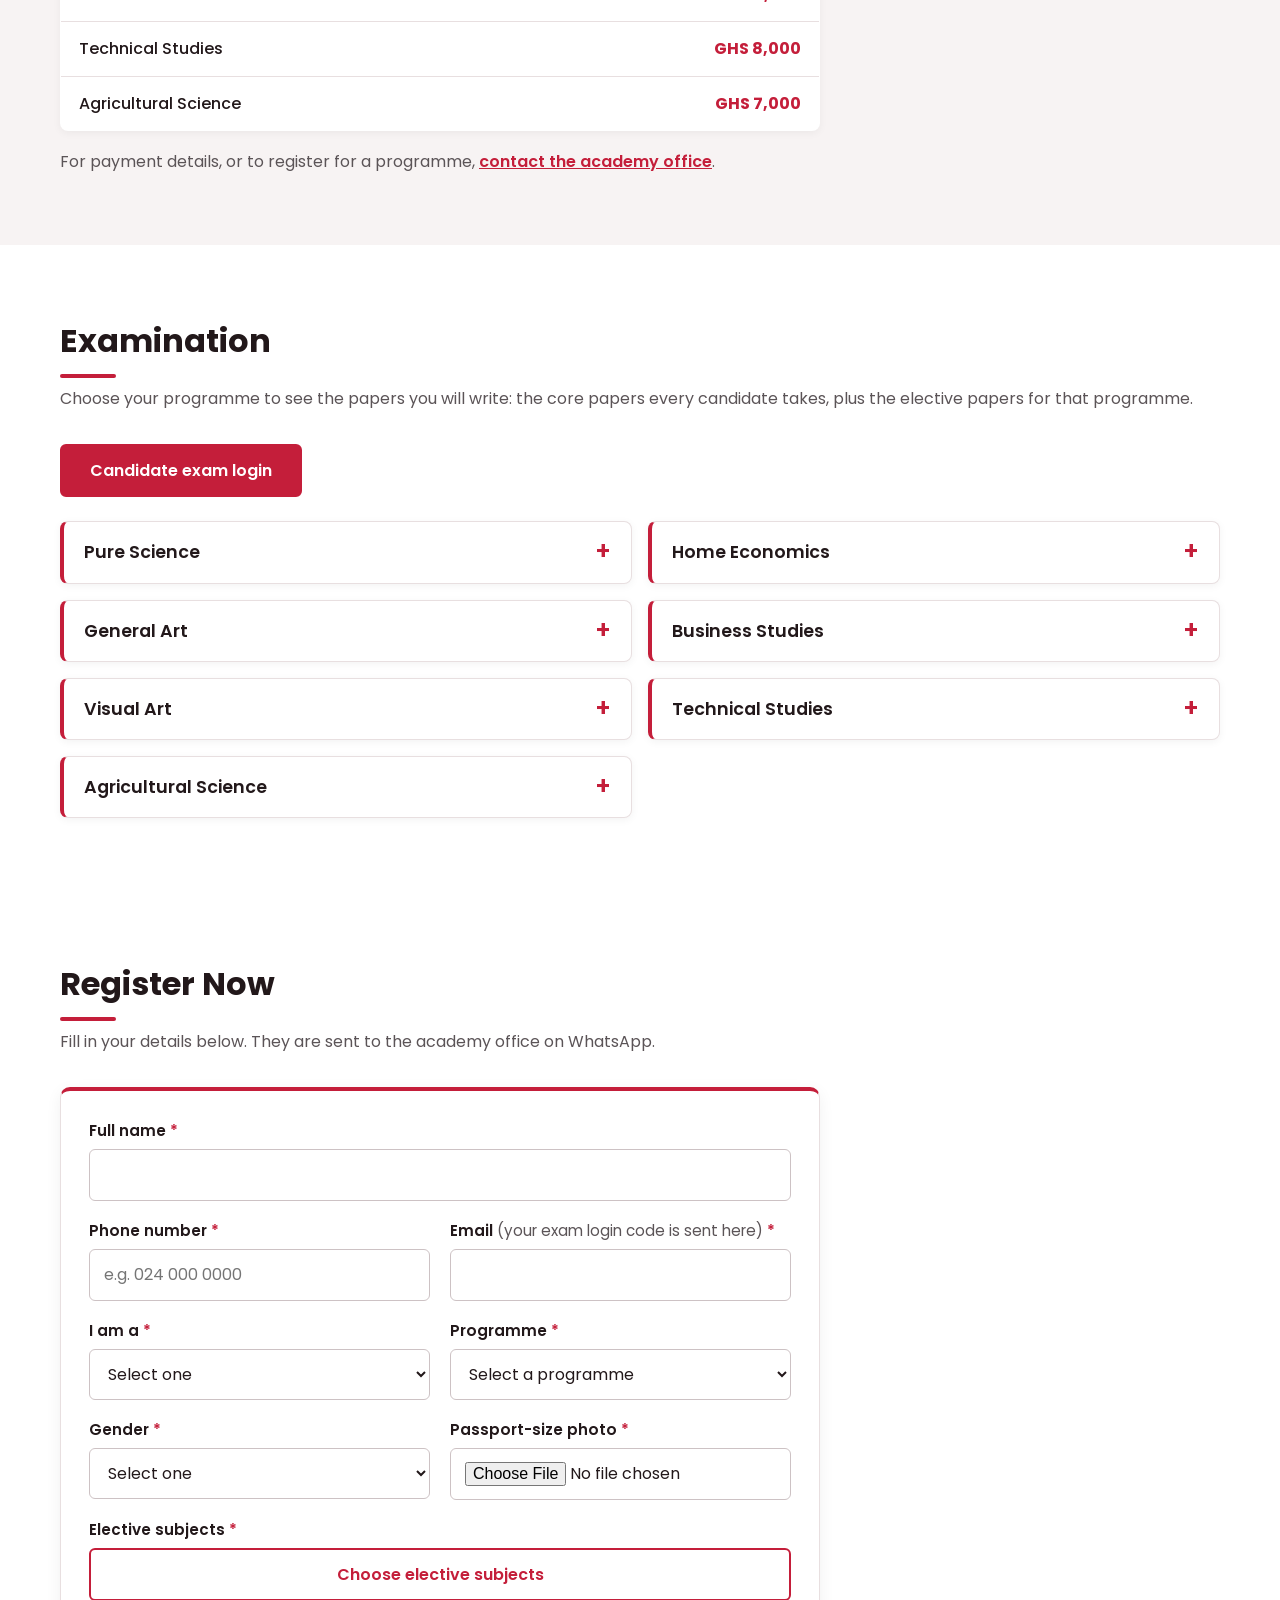
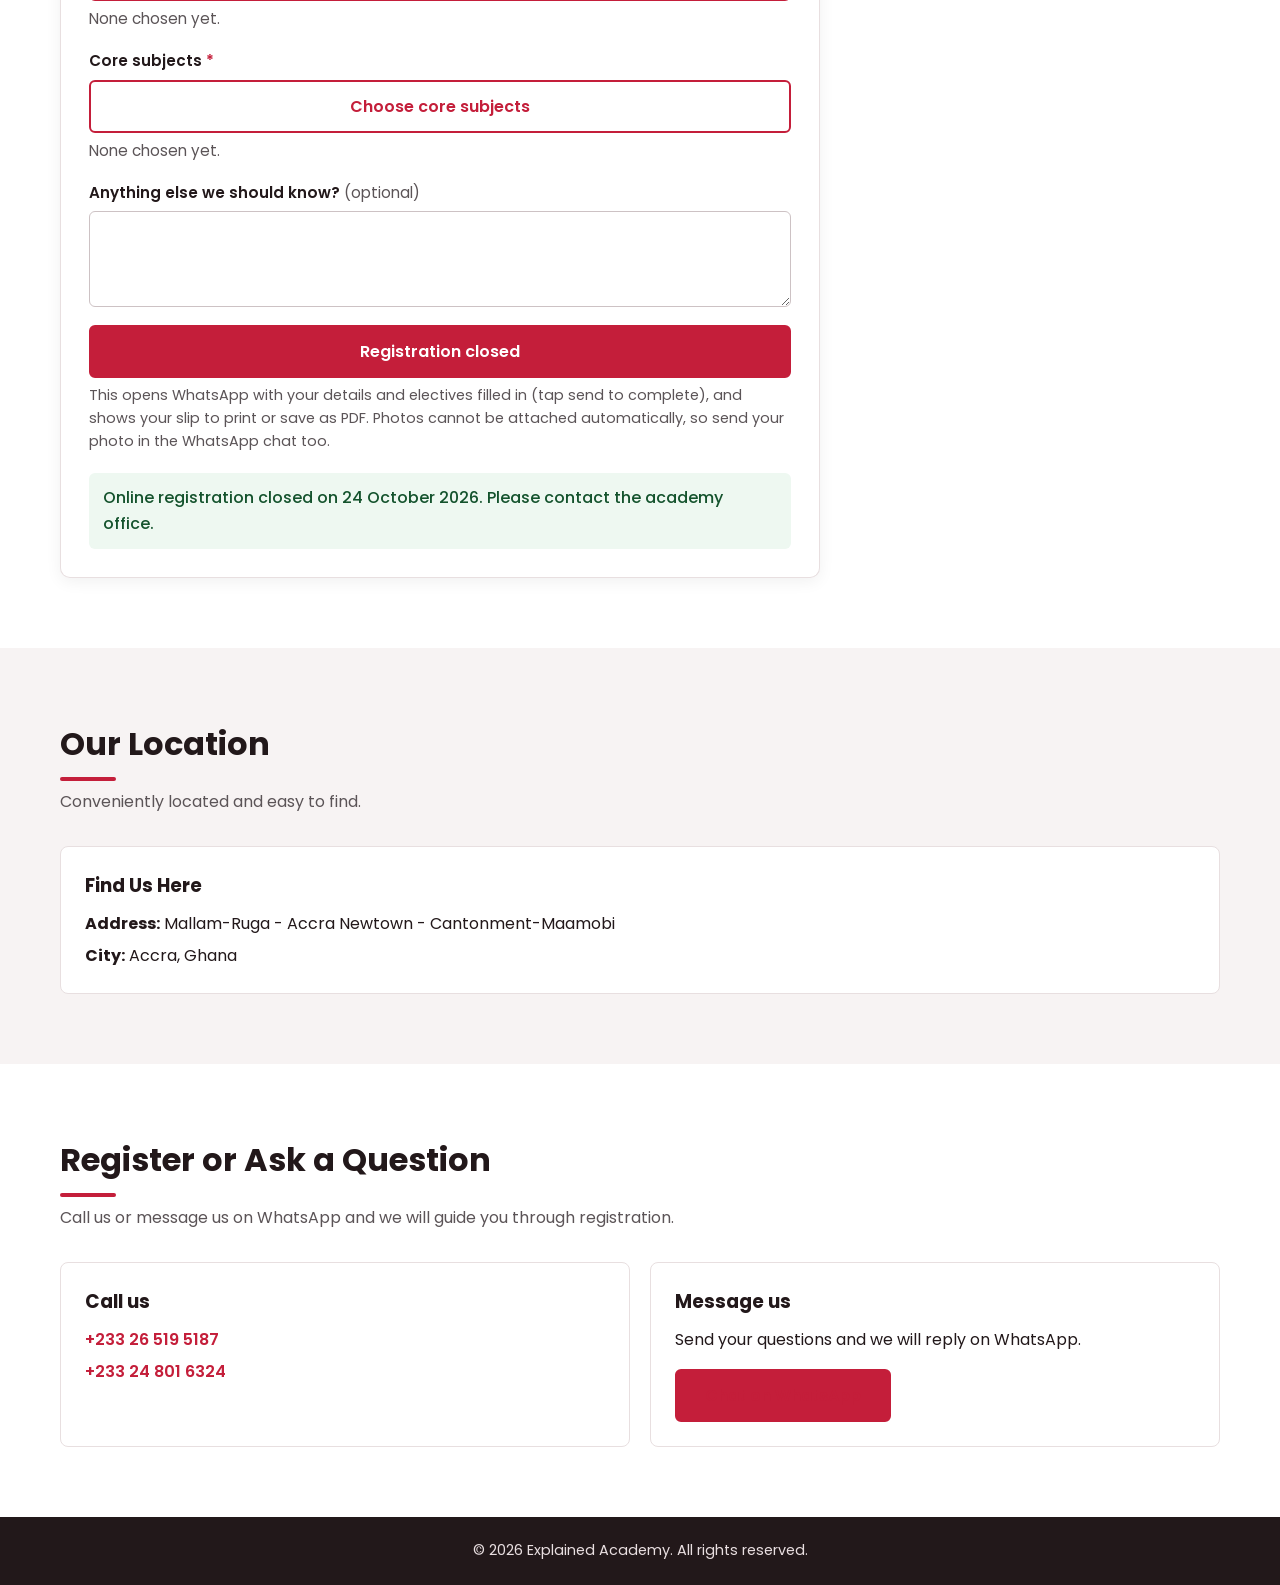
<file: index (3) - Copy.html>
<!DOCTYPE html>
<html lang="en">
<head>
<meta charset="UTF-8">
<meta name="viewport" content="width=device-width, initial-scale=1.0, viewport-fit=cover">
<title>Explained Academy | Clear Explanation, Real Result, Guaranteed Progress</title>
<meta name="description" content="Explained Academy | Clear Explanation, Real Result, Guaranteed Progress">

<!-- Google Font -->
<link rel="preconnect" href="https://fonts.googleapis.com">
<link rel="preconnect" href="https://fonts.gstatic.com" crossorigin>
<link href="https://fonts.googleapis.com/css2?family=Poppins:wght@400;500;600;700&display=swap" rel="stylesheet">

<style>
:root {
    --red: #c41e3a;
    --red-dark: #a01830;
    --ink: #22181a;
    --muted: #5b5457;
    --soft: #f7f3f3;
    --line: #e8dfe0;
}
* { margin: 0; padding: 0; box-sizing: border-box; }
html { scroll-behavior: smooth; scroll-padding-top: 90px; }
body { font-family: 'Poppins', system-ui, sans-serif; line-height: 1.6; color: var(--ink); background: #fff; }
.container { max-width: 1200px; margin: 0 auto; padding: 0 20px; }
section { padding: 70px 0; }

/* ===== HEADER ===== */
header { background: #fff; box-shadow: 0 2px 10px rgba(0,0,0,.08); position: sticky; top: 0; z-index: 1000; }
.header-content { display: flex; justify-content: space-between; align-items: center; padding: 12px 0; }
.logo { display: flex; align-items: center; gap: 12px; text-decoration: none; }
.logo img { height: 55px; width: auto; }
.logo-text { font-size: 1.4rem; font-weight: 700; color: var(--red); }
nav ul { display: flex; list-style: none; gap: 30px; }
nav a { text-decoration: none; color: #333; font-weight: 500; transition: color .3s; }
nav a:hover { color: var(--red); }

/* ===== BUTTONS ===== */
.btn { display: inline-block; background: var(--red); color: #fff; padding: 12px 28px; border-radius: 6px; text-decoration: none; font-weight: 600; font-size: 1rem; border: 2px solid var(--red); transition: background .3s, color .3s; }
.btn:hover { background: var(--red-dark); border-color: var(--red-dark); }
.btn-outline { background: transparent; color: var(--red); }
.btn-outline:hover { background: var(--red); color: #fff; }
.btn:focus-visible, nav a:focus-visible { outline: 3px solid var(--ink); outline-offset: 3px; }

/* ===== HERO ===== */
.hero { background: linear-gradient(135deg, #fbf6f6 0%, #f0e4e6 100%); padding: 90px 0 100px; text-align: center; }
.hero h1 { font-size: clamp(2rem, 5vw, 3.4rem); line-height: 1.15; margin-bottom: 20px; }
.hero h1 span { color: var(--red); }
.hero p { font-size: 1.2rem; color: var(--muted); max-width: 700px; margin: 0 auto 35px; }
.hero-buttons { display: flex; justify-content: center; gap: 15px; flex-wrap: wrap; }

/* ===== PROMISE STRIP ===== */
.promise { background: var(--red); color: #fff; padding: 22px 0; }
.promise ul { list-style: none; display: grid; grid-template-columns: repeat(3, 1fr); gap: 10px; text-align: center; font-weight: 600; font-size: 1.05rem; }

/* ===== SECTION HEADINGS ===== */
.section-title { font-size: 2rem; margin-bottom: 8px; }
.section-title::after { content: ""; display: block; width: 56px; height: 4px; margin-top: 8px; background: var(--red); border-radius: 2px; }
.section-subtitle { color: var(--muted); margin-bottom: 32px; }

/* ===== EXAMINATION ===== */
.exam-grid { display: grid; grid-template-columns: repeat(2, 1fr); gap: 16px; align-items: start; }
.exam-card { background: #fff; border: 1px solid var(--line); border-left: 4px solid var(--red); border-radius: 8px; box-shadow: 0 2px 8px rgba(0,0,0,.05); }
.exam-card summary { cursor: pointer; padding: 16px 20px; font-weight: 600; font-size: 1.1rem; list-style: none; display: flex; justify-content: space-between; align-items: center; gap: 12px; min-height: 56px; }
.exam-card summary::-webkit-details-marker { display: none; }
.exam-card summary::after { content: "+"; color: var(--red); font-size: 1.5rem; line-height: 1; }
.exam-card[open] summary::after { content: "\2212"; }
.exam-card summary:focus-visible { outline: 3px solid var(--ink); outline-offset: -3px; }
.exam-body { padding: 0 20px 20px; }
.exam-body h4 { margin: 12px 0 6px; font-size: .95rem; color: var(--red-dark); }
.exam-papers { display: flex; flex-wrap: wrap; gap: 6px; list-style: none; }
.exam-papers li { background: var(--soft); border: 1px solid var(--line); border-radius: 999px; padding: 4px 12px; font-size: .9rem; }
.exam-actions { display: flex; flex-wrap: wrap; gap: 10px; margin-top: 16px; }
.exam-actions .btn { padding: 10px 18px; font-size: .95rem; }
@media (max-width: 768px) { .exam-grid { grid-template-columns: 1fr; } }

/* ===== COURSES ===== */
.courses-grid { display: grid; grid-template-columns: repeat(3, 1fr); gap: 20px; }
.course-card { background: #fff; padding: 24px; border-radius: 8px; border: 1px solid var(--line); border-left: 4px solid var(--red); box-shadow: 0 2px 8px rgba(0,0,0,.05); }
.course-card h3 { margin-bottom: 8px; font-size: 1.15rem; }
.course-card p { color: var(--muted); }
.registration-banner { background: var(--red); color: #fff; text-align: center; padding: 16px; border-radius: 8px; font-weight: 600; margin-top: 28px; }

/* ===== LOCATION & CONTACT ===== */
.fees, .location { background: var(--soft); }

/* ===== REGISTRATION FORM ===== */
.reg-form { max-width: 760px; display: grid; grid-template-columns: repeat(2, 1fr); gap: 18px 20px; padding: 28px; background: #fff; border: 1px solid var(--line); border-top: 4px solid var(--red); border-radius: 10px; box-shadow: 0 4px 16px rgba(0,0,0,.06); }
.field { display: flex; flex-direction: column; gap: 6px; }
.field.full { grid-column: 1 / -1; }
.field label { font-weight: 600; font-size: .95rem; }
.field .req::after { content: " *"; color: var(--red); }
.field .opt { font-weight: 400; color: var(--muted); }
.field input, .field select, .field textarea { width: 100%; min-height: 48px; padding: 12px 14px; font: inherit; font-size: 1rem; color: var(--ink); background: #fff; border: 1px solid #cdc2c4; border-radius: 6px; }
.field textarea { min-height: 96px; resize: vertical; }
.field input:focus, .field select:focus, .field textarea:focus { outline: 3px solid rgba(196,30,58,.3); border-color: var(--red); }
.field input:user-invalid, .field select:user-invalid { border-color: var(--red); background: #fff8f9; }
.reg-note { color: var(--muted); font-size: .9rem; }
.reg-status { margin-top: 14px; padding: 12px 14px; border-radius: 6px; background: #eef8f1; color: #14532d; font-weight: 500; }
.reg-status a { color: inherit; font-weight: 700; }
.reg-status[hidden] { display: none; }

/* ===== FEES ===== */
.fee-table { width: 100%; max-width: 760px; border-collapse: collapse; background: #fff; border: 1px solid var(--line); border-radius: 8px; overflow: hidden; box-shadow: 0 2px 8px rgba(0,0,0,.05); }
.sr-only { position: absolute; width: 1px; height: 1px; overflow: hidden; clip: rect(0 0 0 0); white-space: nowrap; }
.fee-table th, .fee-table td { padding: 14px 18px; text-align: left; border-bottom: 1px solid var(--line); }
.fee-table thead th { background: var(--red); color: #fff; font-weight: 600; }
.fee-table th:last-child, .fee-table td:last-child { text-align: right; white-space: nowrap; }
.fee-table tbody tr:last-child td, .fee-table tbody tr:last-child th { border-bottom: 0; }
.fee-table tbody th { font-weight: 500; }
.fee-table tbody td { font-weight: 700; color: var(--red); }
.fee-table tbody tr:hover { background: #fbf4f5; }
.fee-note { margin-top: 18px; color: var(--muted); max-width: 760px; }
.fee-note a { color: var(--red); font-weight: 600; }
.info-grid { display: grid; grid-template-columns: repeat(2, 1fr); gap: 20px; }
.info-card { background: #fff; padding: 24px; border-radius: 8px; border: 1px solid var(--line); }
.info-card h3 { margin-bottom: 10px; }
.info-card p + p { margin-top: 6px; }
.info-card a { color: var(--red); font-weight: 600; text-decoration: none; }
.info-card a:hover { text-decoration: underline; }
.contact-actions { display: flex; gap: 12px; flex-wrap: wrap; margin-top: 16px; }
footer { background: var(--ink); color: #e9dfe1; text-align: center; padding: 22px 0; font-size: .9rem; }

/* ===== WHATSAPP WIDGET ===== */
.wa-widget { --school-color: var(--red); --wa-green: #25d366; --wa-green-dark: #1ebe5a; --wa-size: 60px; --wa-gap: 20px;
    position: fixed; right: max(var(--wa-gap), env(safe-area-inset-right)); bottom: max(var(--wa-gap), env(safe-area-inset-bottom)); z-index: 2000; }
.wa-toggle { position: relative; display: grid; place-items: center; width: var(--wa-size); height: var(--wa-size); padding: 0; border: 0; border-radius: 50%; background: var(--wa-green); color: #fff; cursor: pointer; box-shadow: 0 6px 16px rgba(0,0,0,.22); transition: background-color .2s, transform .2s; }
.wa-toggle svg { width: 56%; height: 56%; fill: currentColor; }
.wa-toggle:hover { background: var(--wa-green-dark); transform: scale(1.06); }
.wa-toggle:focus-visible { outline: 3px solid #fff; outline-offset: 3px; box-shadow: 0 0 0 6px var(--school-color); }
.wa-toggle::before { content: ""; position: absolute; inset: 0; border-radius: 50%; background: var(--wa-green); z-index: -1; animation: wa-ring 3.5s ease-out 1.5s infinite; }
.wa-widget.is-open .wa-toggle::before, .wa-toggle:hover::before { animation: none; }
@keyframes wa-ring { 0% { transform: scale(1); opacity: .55; } 60%, 100% { transform: scale(1.7); opacity: 0; } }
.wa-tip { position: absolute; top: 50%; right: calc(100% + 14px); translate: 8px -50%; padding: 8px 14px; border-radius: 6px; background: #1a1a1a; color: #fff; font-size: .9rem; font-weight: 500; white-space: nowrap; opacity: 0; visibility: hidden; pointer-events: none; transition: opacity .2s, translate .2s, visibility 0s linear .2s; }
.wa-tip::after { content: ""; position: absolute; top: 50%; right: -6px; transform: translateY(-50%); border: 6px solid transparent; border-right-width: 0; border-left-color: #1a1a1a; }
.wa-widget:not(.is-open) .wa-toggle:hover .wa-tip, .wa-widget:not(.is-open) .wa-toggle:focus-visible .wa-tip { opacity: 1; visibility: visible; translate: 0 -50%; transition-delay: 0s; }
@media (hover: none) { .wa-tip { display: none; } }
.wa-panel { position: absolute; right: 0; bottom: calc(100% + 14px); width: min(320px, calc(100vw - 32px)); overflow: hidden; border-radius: 14px; background: #fff; box-shadow: 0 12px 32px rgba(0,0,0,.22); transform-origin: bottom right; opacity: 0; visibility: hidden; scale: .94; translate: 0 8px; transition: opacity .22s, scale .22s, translate .22s, visibility 0s linear .22s; }
.wa-widget.is-open .wa-panel { opacity: 1; visibility: visible; scale: 1; translate: 0 0; transition-delay: 0s; }
.wa-head { display: flex; align-items: center; gap: 12px; padding: 14px 16px; background: var(--school-color); color: #fff; }
.wa-avatar { flex: none; display: grid; place-items: center; width: 40px; height: 40px; border-radius: 50%; background: #fff; color: var(--school-color); font-weight: 700; }
.wa-head-text { flex: 1; min-width: 0; }
.wa-head-text strong { display: block; line-height: 1.25; }
.wa-head-text span { font-size: .82rem; opacity: .9; }
.wa-close { flex: none; width: 36px; height: 36px; border: 0; border-radius: 50%; background: transparent; color: #fff; font-size: 1.5rem; line-height: 1; cursor: pointer; }
.wa-close:hover { background: rgba(255,255,255,.18); }
.wa-close:focus-visible { outline: 2px solid #fff; }
.wa-body { padding: 16px; background: #f4f6f9; }
.wa-bubble { margin: 0 0 14px; padding: 10px 14px; border-radius: 4px 12px 12px 12px; background: #fff; font-size: .95rem; line-height: 1.45; box-shadow: 0 1px 2px rgba(0,0,0,.08); }
.wa-options { display: grid; gap: 8px; }
.wa-option { display: block; padding: 12px 14px; border: 1px solid #b87286; border-radius: 10px; background: #fff; color: var(--school-color); font-size: .95rem; font-weight: 600; text-decoration: none; transition: background-color .15s, border-color .15s; }
.wa-option:hover { background: #fbeff1; border-color: var(--school-color); }
.wa-option:focus-visible { outline: 3px solid var(--school-color); outline-offset: 2px; }
.wa-option.is-primary { background: var(--wa-green); border-color: var(--wa-green); color: #fff; text-align: center; }
.wa-option.is-primary:hover { background: var(--wa-green-dark); border-color: var(--wa-green-dark); }

/* ===== ELECTIVES & PHOTO ===== */
.electives { border: 1px solid var(--line); border-radius: 8px; padding: 14px 16px 16px; }
.electives legend { font-weight: 600; font-size: .95rem; padding: 0 6px; }
.elective-help { color: var(--muted); font-size: .9rem; margin-bottom: 10px; }
.elective-list { display: flex; flex-wrap: wrap; gap: 10px; }
.chip { position: relative; }
.chip input { position: absolute; opacity: 0; inset: 0; width: 100%; height: 100%; margin: 0; cursor: pointer; }
.chip span { display: block; padding: 10px 16px; border: 1px solid #cdc2c4; border-radius: 999px; background: #fff; font-size: .95rem; font-weight: 500; }
.chip input:checked + span { background: var(--red); border-color: var(--red); color: #fff; }
.chip input:focus-visible + span { outline: 3px solid var(--ink); outline-offset: 2px; }
.chip input:disabled + span { opacity: .45; }
.elective-count { margin-top: 10px; font-weight: 600; }
nav a.active { color: var(--red); font-weight: 700; }
.fee-line { font-weight: 600; color: var(--red-dark); }
.fee-line[hidden] { display: none; }
.draft-note { color: var(--muted); font-size: .85rem; }
.elective-summary { color: var(--muted); font-size: .95rem; }
.form-error { color: var(--red-dark); font-weight: 600; }
.form-error[hidden] { display: none; }
.photo-row { display: flex; align-items: center; gap: 14px; }
.photo-preview { width: 84px; height: 100px; object-fit: cover; border: 1px solid var(--line); border-radius: 6px; background: var(--soft); }
.photo-preview[hidden] { display: none; }

/* ===== PRINTABLE SLIP ===== */
.slip-wrap { position: fixed; inset: 0; z-index: 3000; overflow: auto; background: rgba(34,24,26,.75); padding: 20px 12px; }
.slip-wrap[hidden] { display: none; }
.slip { max-width: 760px; margin: 0 auto; background: #fff; padding: 28px; border-radius: 8px; }
.slip-head { text-align: center; }
.slip-head img { height: 60px; width: auto; }
.slip-head h2 { color: var(--red); font-size: 1.3rem; }
.slip-photo { display: block; width: 150px; height: 180px; object-fit: cover; margin: 16px auto; border: 1px solid var(--line); border-radius: 6px; padding: 4px; }
.slip-title { text-align: center; font-size: 1.4rem; margin-bottom: 12px; }
.slip-details { display: grid; grid-template-columns: repeat(2, 1fr); gap: 6px 20px; margin-bottom: 16px; }
.slip-table { width: 100%; border-collapse: collapse; }
.slip-table th, .slip-table td { border: 1px solid var(--line); padding: 8px 10px; text-align: left; }
.slip-table thead th { background: var(--red); color: #fff; }
.slip-note { margin-top: 14px; font-size: .85rem; color: var(--muted); }
.slip-actions { display: flex; flex-wrap: wrap; gap: 12px; justify-content: center; max-width: 760px; margin: 14px auto 0; }
.btn-button { cursor: pointer; font-family: inherit; }
@media (max-width: 480px) { .slip-details { grid-template-columns: 1fr; } .slip { padding: 18px; } }
@media print {
    @page { margin: 14mm; }
    body > *:not(.slip-wrap) { display: none !important; }
    .slip-wrap { position: static; background: #fff; padding: 0; overflow: visible; }
    .slip { max-width: none; padding: 0; }
    .slip-actions { display: none; }
    .slip-table thead th { background: var(--red) !important; color: #fff !important; -webkit-print-color-adjust: exact; print-color-adjust: exact; }
}

/* ===== RESPONSIVE ===== */
@media (max-width: 900px) {
    .courses-grid, .info-grid { grid-template-columns: 1fr; }
}
@media (max-width: 700px) {
    .reg-form { grid-template-columns: 1fr; padding: 20px; }
}
@media (max-width: 768px) {
    section { padding: 50px 0; }
    .header-content { flex-direction: column; gap: 10px; }
    nav ul { gap: 18px; flex-wrap: wrap; justify-content: center; }
    .hero { padding: 60px 0 70px; }
    .hero p { font-size: 1.05rem; }
    .promise ul { grid-template-columns: 1fr; }
}
@media (max-width: 480px) {
    .wa-widget { --wa-size: 54px; --wa-gap: 16px; }
    .logo-text { font-size: 1.2rem; }
}
@media (prefers-reduced-motion: reduce) {
    html { scroll-behavior: auto; }
    .wa-toggle, .wa-tip, .wa-panel, .wa-option { transition: none; }
    .wa-toggle::before { animation: none; }
    .wa-toggle:hover { transform: none; }
}
</style>
</head>
<body>

<!-- HEADER -->
<header>
    <div class="container">
        <div class="header-content">
            <a href="#home" class="logo">
                <img src="explained1.png" alt="Explained Academy logo">
                <span class="logo-text">Explained Academy</span>
            </a>
            <nav aria-label="Main">
                <ul>
                    <li><a href="#home">Home</a></li>
                    <li><a href="#courses">Courses</a></li>
                    <li><a href="#fees">Fees</a></li>
                    <li><a href="#examination">Examination</a></li>
                    <li><a href="fees-portfolio.html">My Fees</a></li>
                    <li><a href="#location">Location</a></li>
                    <li><a href="#contact">Contact</a></li>
                </ul>
            </nav>
        </div>
    </div>
</header>

<main>
<!-- HERO -->
<section class="hero" id="home">
    <div class="container">
        <h1>Pass Your EXAMINATION with <span>Confidence</span></h1>
        <p>Explained Academy makes success simple. Clear teaching, focused classes, and proven results for SHS and graduates.</p>
        <div class="hero-buttons">
            <a href="#register" class="btn">Register Now</a>
            <a href="#courses" class="btn btn-outline">View Courses</a>
        </div>
    </div>
</section>

<div class="promise">
    <div class="container">
        <ul>
            <li>Clear Explanation</li>
            <li>Real Result</li>
            <li>Guaranteed Progress</li>
        </ul>
    </div>
</div>

<!-- COURSES -->
<section class="courses" id="courses">
    <div class="container">
        <h2 class="section-title">Our Courses</h2>
        <p class="section-subtitle">We offer high-quality classes designed to help you pass your exams with ease.</p>

        <div class="courses-grid">
            <div class="course-card">
                <h3>Adult Education</h3>
                <p>Flexible learning program for mature students who want to improve their academic qualification.</p>
            </div>
            <div class="course-card">
                <h3>WASSCE Classes</h3>
                <p>Focused and well-explained lessons covering all topics in a subject.</p>
            </div>
            <div class="course-card">
                <h3>May/June, Nov/Dec and B.E.C.E Classes</h3>
                <p>Special intensive classes prepared for all examinations.</p>
            </div>
        </div>

        <div class="registration-banner" id="reg-banner">Registration Still Ongoing - Limited Slots Available! <span id="reg-countdown"></span></div>
    </div>
</section>

<!-- FEES -->
<section class="fees" id="fees">
    <div class="container">
        <h2 class="section-title">Fee Profile</h2>
        <p class="section-subtitle">Our fees by programme, in Ghana cedis (GHS).</p>

        <table class="fee-table">
            <caption class="sr-only">Fees by programme in Ghana cedis</caption>
            <thead>
                <tr><th scope="col">Programme</th><th scope="col">Fee (GHS)</th></tr>
            </thead>
            <tbody>
                <tr><th scope="row">Pure Science</th><td>GHS 7,500</td></tr>
                <tr><th scope="row">Home Economics</th><td>GHS 7,500</td></tr>
                <tr><th scope="row">General Art</th><td>GHS 7,000</td></tr>
                <tr><th scope="row">Business Studies</th><td>GHS 6,500</td></tr>
                <tr><th scope="row">Visual Art</th><td>GHS 6,500</td></tr>
                <tr><th scope="row">Technical Studies</th><td>GHS 8,000</td></tr>
                <tr><th scope="row">Agricultural Science</th><td>GHS 7,000</td></tr>
            </tbody>
        </table>

        <p class="fee-note">For payment details, or to register for a programme, <a href="#contact">contact the academy office</a>.</p>
    </div>
</section>

<!-- REGISTER -->
<section class="examination" id="examination">
    <div class="container">
        <h2 class="section-title">Examination</h2>
        <p class="section-subtitle">Choose your programme to see the papers you will write: the core papers every candidate takes, plus the elective papers for that programme.</p>
        <p style="margin-bottom:24px"><a class="btn" href="exam.html">Candidate exam login</a></p>
        <div class="exam-grid" id="exam-grid"></div>
    </div>
</section>

<section class="register" id="register">
    <div class="container">
        <h2 class="section-title">Register Now</h2>
        <p class="section-subtitle">Fill in your details below. They are sent to the academy office on WhatsApp.</p>

        <form class="reg-form" id="reg-form">
            <div class="field full">
                <label class="req" for="reg-name">Full name</label>
                <input id="reg-name" name="name" type="text" autocomplete="name" required>
            </div>
            <div class="field">
                <label class="req" for="reg-phone">Phone number</label>
                <input id="reg-phone" name="phone" type="tel" inputmode="tel" autocomplete="tel" placeholder="e.g. 024 000 0000" required>
            </div>
            <div class="field">
                <label class="req" for="reg-email">Email <span class="opt">(your exam login code is sent here)</span></label>
                <input id="reg-email" name="email" type="email" autocomplete="email" required>
            </div>
            <div class="field">
                <label class="req" for="reg-type">I am a</label>
                <select id="reg-type" name="type" required>
                    <option value="" selected disabled>Select one</option>
                    <option>SHS student</option>
                    <option>Graduate</option>
                    <option>Adult learner</option>
                </select>
            </div>
            <div class="field">
                <label class="req" for="reg-programme">Programme</label>
                <select id="reg-programme" name="programme" required>
                    <option value="" selected disabled>Select a programme</option>
                    <option>Pure Science</option>
                    <option>Home Economics</option>
                    <option>General Art</option>
                    <option>Business Studies</option>
                    <option>Visual Art</option>
                    <option>Technical Studies</option>
                    <option>Agricultural Science</option>
                    <option>B.EC.E 2000</option>
                    <option>Adult Education</option>
                    <option>Not sure yet</option>
                </select>
                <p class="fee-line" id="fee-line" aria-live="polite" hidden></p>
            </div>
            <div class="field">
                <label class="req" for="reg-gender">Gender</label>
                <select id="reg-gender" name="gender" required>
                    <option value="" selected disabled>Select one</option>
                    <option>Male</option>
                    <option>Female</option>
                </select>
            </div>
            <div class="field">
                <label class="req" for="reg-photo">Passport-size photo</label>
                <div class="photo-row">
                    <input id="reg-photo" name="photo" type="file" accept="image/*" required>
                    <img class="photo-preview" id="photo-preview" alt="Selected photo preview" hidden>
                </div>
            </div>
            <div class="field full">
                <label class="req" for="open-electives">Elective subjects</label>
                <button class="btn btn-outline btn-button" type="button" id="open-electives">Choose elective subjects</button>
                <p class="elective-summary" id="elective-summary">None chosen yet.</p>
                <p class="form-error" id="reg-error" role="alert" hidden></p>
            </div>
            <div class="field full">
                <label class="req" for="open-core">Core subjects</label>
                <button class="btn btn-outline btn-button" type="button" id="open-core">Choose core subjects</button>
                <p class="elective-summary" id="core-summary">None chosen yet.</p>
            </div>
            <div class="slip-wrap" id="core-modal" hidden>
                <div class="slip" role="dialog" aria-label="Choose core subjects">
                    <h3 class="slip-title">Choose your core subjects</h3>
                    <p class="elective-help">Pick any of the core subjects, or choose all of them.</p>
                    <div class="elective-list" id="core-list"></div>
                    <div class="slip-actions"><button class="btn btn-button" type="button" id="core-done">Done</button></div>
                </div>
            </div>
            <div class="slip-wrap" id="el-modal" hidden>
                <div class="slip" role="dialog" aria-label="Choose elective subjects">
                    <h3 class="slip-title">Choose your elective subjects</h3>
                    <p class="elective-help" id="elective-help"></p>
                    <div class="elective-list" id="elective-list"></div>
                    <p class="elective-count" id="elective-count" aria-live="polite"></p>
                    <div class="slip-actions"><button class="btn btn-button" type="button" id="el-done">Done</button></div>
                </div>
            </div>
            <div class="field full">
                <label for="reg-notes">Anything else we should know? <span class="opt">(optional)</span></label>
                <textarea id="reg-notes" name="notes"></textarea>
            </div>
            <div class="field full">
                <button class="btn btn-button" type="submit">Register &amp; get my printable slip</button>
                <p class="reg-note">This opens WhatsApp with your details and electives filled in (tap send to complete), and shows your slip to print or save as PDF. Photos cannot be attached automatically, so send your photo in the WhatsApp chat too.</p>
                <p class="reg-status" id="reg-status" role="status" hidden></p>
            </div>
        </form>
    </div>
</section>

<!-- LOCATION -->
<section class="location" id="location">
    <div class="container">
        <h2 class="section-title">Our Location</h2>
        <p class="section-subtitle">Conveniently located and easy to find.</p>
        <div class="info-card">
            <h3>Find Us Here</h3>
            <p><strong>Address:</strong> Mallam-Ruga - Accra Newtown - Cantonment-Maamobi</p>
            <p><strong>City:</strong> Accra, Ghana</p>
        </div>
    </div>
</section>

<!-- CONTACT -->
<section class="contact" id="contact">
    <div class="container">
        <h2 class="section-title">Register or Ask a Question</h2>
        <p class="section-subtitle">Call us or message us on WhatsApp and we will guide you through registration.</p>
        <div class="info-grid">
            <div class="info-card">
                <h3>Call us</h3>
                <p><a href="tel:+233265195187">+233 26 519 5187</a></p>
                <p><a href="tel:+233248016324">+233 24 801 6324</a></p>
            </div>
            <div class="info-card">
                <h3>Message us</h3>
                <p>Send your questions and we will reply on WhatsApp.</p>
                <div class="contact-actions">
                    <a class="btn" target="_blank" rel="noopener noreferrer" href="https://wa.me/233265195187?text=Hello%2C%20I%20would%20like%20to%20register.">Chat on WhatsApp</a>
                </div>
            </div>
        </div>
    </div>
</section>
</main>

<footer>
    <div class="container">&copy; 2026 Explained Academy. All rights reserved.</div>
</footer>

<!-- PRINTABLE SLIP -->
<div class="slip-wrap" id="slip-wrap" hidden>
    <div class="slip" id="slip" role="dialog" aria-label="Registration slip">
        <div class="slip-head">
            <img src="explained1.png" alt="" onerror="this.hidden=true">
            <h2>Explained Academy</h2>
        </div>
        <img class="slip-photo" id="slip-photo" alt="Candidate photo">
        <h3 class="slip-title">Registration Slip</h3>
        <div class="slip-details">
            <p><strong>Reference No.:</strong> <span id="s-ref"></span></p>
            <p><strong>Date:</strong> <span id="s-date"></span></p>
            <p><strong>Candidate Name:</strong> <span id="s-name"></span></p>
            <p><strong>Gender:</strong> <span id="s-gender"></span></p>
            <p><strong>Phone:</strong> <span id="s-phone"></span></p>
            <p><strong>Category:</strong> <span id="s-type"></span></p>
            <p><strong>Programme:</strong> <span id="s-programme"></span></p>
            <p id="s-fee-row" hidden><strong>Programme Fee:</strong> <span id="s-fee"></span></p>
        </div>
        <table class="slip-table">
            <thead><tr><th scope="col">S/N</th><th scope="col">Subject</th><th scope="col">Type</th></tr></thead>
            <tbody id="s-rows"></tbody>
        </table>
        <p class="slip-note">This slip shows your registration request. Present it at the academy office when making payment.</p>
    </div>
    <div class="slip-actions">
        <button class="btn btn-button" type="button" id="slip-print">Click here to print / save as PDF</button>
        <button class="btn btn-outline btn-button" type="button" id="slip-close" style="background:#fff">Return</button>
    </div>
</div>

<!-- WHATSAPP WIDGET -->
<div class="wa-widget">
    <div class="wa-panel" id="wa-panel" role="dialog" aria-label="Contact Explained Academy on WhatsApp">
        <div class="wa-head">
            <div class="wa-avatar" aria-hidden="true">E</div>
            <div class="wa-head-text">
                <strong>Explained Academy</strong>
                <span>Chat with the academy office</span>
            </div>
            <button class="wa-close" type="button" aria-label="Close chat panel">&times;</button>
        </div>
        <div class="wa-body">
            <p class="wa-bubble">Hello! How can we help you today? Choose a topic and we will continue on WhatsApp.</p>
            <div class="wa-options">
                <a class="wa-option" target="_blank" rel="noopener noreferrer" href="https://wa.me/233265195187?text=Hello%2C%20I%20would%20like%20to%20register.">Register for classes</a>
                <a class="wa-option" target="_blank" rel="noopener noreferrer" href="https://wa.me/233265195187?text=Hello%2C%20I%20would%20like%20to%20know%20about%20course%20fees.">Course fees</a>
                <a class="wa-option" target="_blank" rel="noopener noreferrer" href="https://wa.me/233265195187?text=Hello%2C%20I%20would%20like%20to%20visit%20the%20academy.">Visit the academy</a>
                <a class="wa-option is-primary" target="_blank" rel="noopener noreferrer" href="https://wa.me/233265195187?text=Hello%2C%20I%20have%20a%20question.">Ask something else</a>
            </div>
        </div>
    </div>
    <button class="wa-toggle" type="button" aria-expanded="false" aria-controls="wa-panel" aria-label="Chat with Explained Academy on WhatsApp">
        <svg viewBox="0 0 32 32" aria-hidden="true" focusable="false">
            <path d="M16.003 3C8.83 3 3 8.83 3 16c0 2.29.6 4.52 1.74 6.49L3 29l6.7-1.71A12.94 12.94 0 0 0 16 29c7.17 0 13-5.83 13-13S23.17 3 16.003 3zm0 23.7c-1.95 0-3.86-.53-5.53-1.52l-.4-.24-3.98 1.02 1.06-3.88-.26-.4A10.66 10.66 0 0 1 5.3 16c0-5.9 4.8-10.7 10.7-10.7S26.7 10.1 26.7 16s-4.8 10.7-10.7 10.7zm5.87-8c-.32-.16-1.9-.94-2.2-1.04-.3-.1-.51-.16-.73.16-.21.32-.83 1.04-1.02 1.26-.19.21-.37.24-.7.08-.32-.16-1.35-.5-2.57-1.58-.95-.85-1.59-1.9-1.78-2.22-.19-.32-.02-.5.14-.66.14-.14.32-.37.48-.56.16-.19.21-.32.32-.54.1-.21.05-.4-.03-.56-.08-.16-.73-1.76-1-2.4-.26-.63-.53-.54-.73-.55h-.62c-.21 0-.56.08-.85.4-.29.32-1.12 1.1-1.12 2.68s1.15 3.1 1.31 3.32c.16.21 2.26 3.45 5.47 4.84.76.33 1.36.52 1.82.67.77.24 1.46.21 2.01.13.61-.09 1.9-.78 2.17-1.53.27-.75.27-1.4.19-1.53-.08-.13-.29-.21-.61-.37z"/>
        </svg>
        <span class="wa-tip" aria-hidden="true">Questions? Chat with us</span>
    </button>
</div>

<script>
(function () {
    var widget = document.querySelector(".wa-widget");
    var toggle = widget.querySelector(".wa-toggle");
    var closeBtn = widget.querySelector(".wa-close");

    function setOpen(open) {
        widget.classList.toggle("is-open", open);
        toggle.setAttribute("aria-expanded", String(open));
    }
    toggle.addEventListener("click", function () { setOpen(!widget.classList.contains("is-open")); });
    closeBtn.addEventListener("click", function () { setOpen(false); toggle.focus(); });
    document.addEventListener("keydown", function (e) {
        if (e.key === "Escape" && widget.classList.contains("is-open")) { setOpen(false); toggle.focus(); }
    });

    // Greet once per visit, then stay out of the way
    var seen = false;
    try { seen = sessionStorage.getItem("wa-greeted") === "1"; } catch (e) {}
    if (!seen) {
        setTimeout(function () {
            setOpen(true);
            try { sessionStorage.setItem("wa-greeted", "1"); } catch (e) {}
        }, 6000);
    }
})();
</script>

<script>
// Registration form: electives, photo, WhatsApp message and printable slip
(function () {
    var NUMBER = "233265195187";
    // Paste your Google Apps Script web-app URL here (see setup steps). Leave "" to keep using WhatsApp only.
    var BACKEND = "";
    var MAX_ELECTIVES = 4;   // change to allow more/fewer electives
    var CORE = ["English Language", "Mathematics (Core)", "Integrated Science", "Social Studies"];
    // Edit these lists to match what the academy offers
    var ELECTIVES = {
        "Pure Science": ["Aviation and Aerospace Engineering", "Engineering", "Manufacturing Engineering", "Further Mathematics/Mathematics", "Additional Mathematics", "Chemistry", "Robotics", "Biology", "Geography", "Physics", "Computing", "Information and Communication Technology", "Biomedical Science"],
        "Home Economics": ["Foods and Nutrition", "Economics", "Management in Living", "Clothing and Textiles", "Graphic Design", "General Knowledge in Art", "Chemistry"],
        "General Art": ["Dagaare", "Dagbani", "Dangme", "Ewe", "Fante", "Ga", "Kasem", "Nzema", "Twi (Akuapem)", "Twi (Asante)", "Performing Arts", "Arabic", "Music", "French", "Spanish", "Government", "History", "Economics", "Religious and Moral Education", "Literature in English", "Christian Religious Studies", "West African Traditional Religion", "Islamic Religious Studies", "Computing", "Further Mathematics", "Geography"],
        "Business Studies": ["Principles of Cost Accounting", "Business Studies - Accounting", "Business Management", "Further Mathematics/Mathematics", "Economics", "Financial Accounting", "Clerical Office Duties", "Computing"],
        "Visual Art": ["Ceramics", "Further Mathematics/Mathematics", "Basketry", "Graphic Design", "Jewelry", "Leatherwork", "Picture Making", "Sculpture", "General Knowledge in Art"],
        "Technical Studies": ["Electronics", "Art and Design", "Applied Technology (Wood Technology)", "Applied Technology (Automotive)", "Applied Technology (Metal Technology)", "Applied Technology (Building Construction and Wood Technology)", "Auto Mechanics", "Physical Education and Health", "Design and Communication Technology", "Applied Technology (Electrical & Electronic Technology)", "Woodwork", "Applied Technology (Automotive & Metal Technology)", "Animal Husbandry", "Applied Electricity", "Metalwork", "Typewriting", "Technical Drawing", "Crop Husbandry and Horticulture"],
        "Agricultural Science": ["Fisheries", "Forestry", "General Agriculture"]
    };
    var all = {};
    Object.keys(ELECTIVES).forEach(function (k) { ELECTIVES[k].forEach(function (x) { all[x] = 1; }); });
    var EXAM_PROGRAMMES = Object.keys(ELECTIVES);   // the seven main programmes, for the Examination section
    ELECTIVES["B.EC.E 2000"] = ELECTIVES["Adult Education"] = ELECTIVES["Not sure yet"] = Object.keys(all).sort();
    window.EA_DATA = { CORE: CORE, ELECTIVES: ELECTIVES, PROGRAMMES: EXAM_PROGRAMMES, NUMBER: NUMBER };

    var form = document.getElementById("reg-form");
    var status = document.getElementById("reg-status");
    var error = document.getElementById("reg-error");
    var prog = document.getElementById("reg-programme");
    var list = document.getElementById("elective-list");
    var help = document.getElementById("elective-help");
    var count = document.getElementById("elective-count");
    var photoInput = document.getElementById("reg-photo");
    var preview = document.getElementById("photo-preview");
    var photoData = "";
    var wrap = document.getElementById("slip-wrap");
    var feeLine = document.getElementById("fee-line");

    // Read the fee from the Fee Profile table so it always matches the page
    function feeFor(name) {
        var rows = document.querySelectorAll(".fee-table tbody tr");
        for (var i = 0; i < rows.length; i++) {
            var th = rows[i].querySelector("th"), td = rows[i].querySelector("td");
            if (th && td && th.textContent.trim() === name) return td.textContent.trim();
        }
        return "";
    }
    function showFee() {
        var fee = feeFor(prog.value);
        feeLine.hidden = !prog.value;
        feeLine.textContent = fee ? "Programme fee: " + fee : "Fee depends on your subjects. Please contact the academy office.";
    }
    // Accepts 0XXXXXXXXX, 233XXXXXXXXX or +233XXXXXXXXX; returns 0XXXXXXXXX or ""
    function cleanPhone(v) {
        var t = v.replace(/[\s\-().]/g, "");
        if (/^\+?233\d{9}$/.test(t)) t = "0" + t.replace(/^\+?233/, "");
        return /^0\d{9}$/.test(t) ? t : "";
    }

    function checked() { return Array.prototype.slice.call(list.querySelectorAll("input:checked")).map(function (i) { return i.value; }); }
    function update() {
        var n = checked().length;
        count.textContent = "Selected " + n + " of " + MAX_ELECTIVES;
        document.getElementById("elective-summary").textContent = n ? "Chosen: " + checked().join(", ") : "None chosen yet.";
        list.querySelectorAll("input").forEach(function (i) { i.disabled = !i.checked && n >= MAX_ELECTIVES; });
    }
    prog.addEventListener("change", function () {
        list.innerHTML = "";
        (ELECTIVES[prog.value] || []).forEach(function (name, idx) {
            var l = document.createElement("label"); l.className = "chip";
            var i = document.createElement("input"); i.type = "checkbox"; i.name = "elective"; i.value = name; i.id = "el-" + idx;
            var sp = document.createElement("span"); sp.textContent = name;
            l.appendChild(i); l.appendChild(sp); list.appendChild(l);
        });
        help.textContent = "Tap to choose up to " + MAX_ELECTIVES + " elective subjects.";
        showFee(); update();
    });
    var modal = document.getElementById("el-modal"), openBtn = document.getElementById("open-electives");
    openBtn.addEventListener("click", function () {
        if (!prog.value) { error.hidden = false; error.textContent = "Please select a programme first."; prog.focus(); return; }
        error.hidden = true; modal.hidden = false; modal.scrollTop = 0;
    });
    function closeModal() { modal.hidden = true; openBtn.focus(); }
    document.getElementById("el-done").addEventListener("click", closeModal);
    document.addEventListener("keydown", function (e) { if (e.key === "Escape" && !modal.hidden) closeModal(); });
    list.addEventListener("change", update);

    // Core subjects picker
    var coreList = document.getElementById("core-list"), coreModal = document.getElementById("core-modal"), coreBtn = document.getElementById("open-core"), allInput;
    ["All core subjects"].concat(CORE).forEach(function (name, idx) {
        var l = document.createElement("label"); l.className = "chip";
        var i = document.createElement("input"); i.type = "checkbox"; i.name = "core"; i.value = idx ? name : "__all";
        var sp = document.createElement("span"); sp.textContent = name;
        l.appendChild(i); l.appendChild(sp); coreList.appendChild(l); if (!idx) allInput = i;
    });
    function coreChosen() { return Array.prototype.slice.call(coreList.querySelectorAll('input:checked')).map(function (i) { return i.value; }).filter(function (v) { return v !== "__all"; }); }
    function coreUpdate() {
        var c = coreChosen(); allInput.checked = c.length === CORE.length;
        document.getElementById("core-summary").textContent = allInput.checked ? "Chosen: All core subjects" : c.length ? "Chosen: " + c.join(", ") : "None chosen yet.";
    }
    coreList.addEventListener("change", function (e) {
        if (e.target === allInput) { coreList.querySelectorAll("input").forEach(function (i) { i.checked = allInput.checked; }); }
        coreUpdate();
    });
    coreBtn.addEventListener("click", function () { error.hidden = true; coreModal.hidden = false; coreModal.scrollTop = 0; });
    function closeCore() { coreModal.hidden = true; coreBtn.focus(); }
    document.getElementById("core-done").addEventListener("click", closeCore);
    document.addEventListener("keydown", function (e) { if (e.key === "Escape" && !coreModal.hidden) closeCore(); });

    // Resize photo to keep it light, keep as data URL
    photoInput.addEventListener("change", function () {
        var f = photoInput.files[0]; if (!f) return;
        var r = new FileReader();
        r.onload = function () {
            var img = new Image();
            img.onload = function () {
                var max = 600, sc = Math.min(1, max / Math.max(img.width, img.height));
                var c = document.createElement("canvas");
                c.width = Math.round(img.width * sc); c.height = Math.round(img.height * sc);
                c.getContext("2d").drawImage(img, 0, 0, c.width, c.height);
                photoData = c.toDataURL("image/jpeg", 0.85);
                preview.src = photoData; preview.hidden = false;
            };
            img.src = r.result;
        };
        r.readAsDataURL(f);
    });

    function showSlip(d, electives, core, ref) {
        function set(id, v) { document.getElementById(id).textContent = v; }
        set("s-ref", ref); set("s-date", new Date().toLocaleDateString("en-GB"));
        set("s-name", d.get("name").trim().toUpperCase()); set("s-gender", d.get("gender"));
        set("s-phone", cleanPhone(d.get("phone"))); set("s-type", d.get("type")); set("s-programme", d.get("programme"));
        var fee = feeFor(d.get("programme")); document.getElementById("s-fee-row").hidden = !fee; set("s-fee", fee);
        document.getElementById("slip-photo").src = photoData;
        var rows = document.getElementById("s-rows"); rows.innerHTML = "";
        core.map(function (n) { return [n, "Core"]; }).concat(electives.map(function (n) { return [n, "Elective"]; })).forEach(function (r, i) {
            var tr = document.createElement("tr");
            [String(i + 1), r[0], r[1]].forEach(function (t) { var td = document.createElement("td"); td.textContent = t; tr.appendChild(td); });
            rows.appendChild(tr);
        });
        wrap.hidden = false; wrap.scrollTop = 0; document.title = "Registration Slip - " + ref;
        return ref;
    }

    form.addEventListener("submit", function (e) {
        e.preventDefault();
        var electives = checked(), core = coreChosen();
        if (!cleanPhone(form.elements.namedItem("phone").value)) { error.hidden = false; error.textContent = "Please enter a valid phone number, for example 024 000 0000."; form.elements.namedItem("phone").focus(); return; }
        if (!core.length) { error.hidden = false; error.textContent = "Please choose at least one core subject."; coreBtn.focus(); return; }
        if (!electives.length) { error.hidden = false; error.textContent = "Please choose at least one elective subject."; openBtn.focus(); return; }
        if (!photoData) { error.hidden = false; error.textContent = "Please wait for your photo to finish loading, then try again."; return; }
        error.hidden = true;
        var d = new FormData(form);
        var submitBtn = form.querySelector("button[type=submit]");
        var email = (d.get("email") || "").trim(), notes = (d.get("notes") || "").trim();
        var fee = feeFor(d.get("programme"));

        function localRef() { return "EA-" + new Date().getFullYear() + "-" + String(Math.floor(100000 + Math.random() * 900000)); }
        function waUrl(ref, saved) {
            var lines = [
                "Hello, I would like to register at Explained Academy.", "",
                "Ref: " + ref,
                "Name: " + d.get("name").trim(),
                "Gender: " + d.get("gender"),
                "Phone: " + cleanPhone(d.get("phone")),
                "I am a: " + d.get("type"),
                "Programme: " + d.get("programme") + (fee ? " (" + fee + ")" : ""),
                "Core subjects: " + (core.length === CORE.length ? "All" : core.join(", ")),
                "Electives: " + electives.join(", ")
            ];
            if (email) lines.push("Email: " + email);
            if (notes) lines.push("Notes: " + notes);
            if (!saved) lines.push("", "(I will send my passport photo in this chat.)");
            return "https://wa.me/" + NUMBER + "?text=" + encodeURIComponent(lines.join("\n"));
        }
        function link(url, text) {
            var a = document.createElement("a"); a.href = url; a.target = "_blank"; a.rel = "noopener noreferrer"; a.textContent = text; return a;
        }
        function finish(ref, saved) {
            showSlip(d, electives, core, ref);
            var url = waUrl(ref, saved);
            status.hidden = false; status.textContent = "";
            if (saved) {
                clearDraft();
                var strong = document.createElement("strong"); strong.textContent = ref;
                status.append("Your registration has been received. Your candidate number is ", strong, ". Print or save your slip. Questions? ", link(url, "Message us on WhatsApp"), ".");
            } else if (BACKEND) {
                status.append("We could not save your registration online. Please ", link(url, "tap here to send it on WhatsApp"), " so we receive it.");
            } else {
                var win = window.open(url, "_blank"); if (win) { win.opener = null; }
                clearDraft();
                status.append("Opening WhatsApp. If nothing happened, ", link(url, "tap here to send your registration"), ".");
            }
        }

        if (!BACKEND) { finish(localRef(), false); return; }

        submitBtn.disabled = true; status.hidden = false; status.textContent = "Submitting your registration...";
        var payload = {
            name: d.get("name").trim(), gender: d.get("gender"), phone: cleanPhone(d.get("phone")), email: email,
            type: d.get("type"), programme: d.get("programme"), fee: fee, core: core, electives: electives,
            notes: notes, photo: photoData
        };
        fetch(BACKEND, { method: "POST", headers: { "Content-Type": "text/plain;charset=utf-8" }, body: JSON.stringify(payload) })
            .then(function (r) { return r.json(); })
            .then(function (j) {
                if (!j.ok) throw new Error(j.error || "failed");
                finish(String(j.ref).replace(/[^A-Za-z0-9-]/g, ""), true);
            })
            .catch(function () { finish(localRef(), false); })
            .then(function () { submitBtn.disabled = false; });
    });

    // Save what the candidate has typed so a refresh does not lose it (photo is not saved)
    var KEY = "ea-reg-draft", FIELDS = ["name", "phone", "email", "gender", "type", "programme", "notes"];
    function clearDraft() { try { localStorage.removeItem(KEY); } catch (e) {} }
    function saveDraft() {
        var o = { electives: checked(), core: coreChosen() };
        FIELDS.forEach(function (f) { o[f] = form.elements.namedItem(f).value; });
        try { localStorage.setItem(KEY, JSON.stringify(o)); } catch (e) {}
    }
    function restoreDraft() {
        var o = null;
        try { o = JSON.parse(localStorage.getItem(KEY) || "null"); } catch (e) {}
        if (!o) return;
        FIELDS.forEach(function (f) { if (o[f]) form.elements.namedItem(f).value = o[f]; });
        if (o.programme) {
            prog.dispatchEvent(new Event("change"));
            list.querySelectorAll("input").forEach(function (i) { i.checked = (o.electives || []).indexOf(i.value) > -1; });
            update();
        }
        coreList.querySelectorAll("input").forEach(function (i) { i.checked = (o.core || []).indexOf(i.value) > -1; });
        coreUpdate();
    }
    form.addEventListener("input", saveDraft);
    form.addEventListener("change", saveDraft);
    restoreDraft();

    document.getElementById("slip-print").addEventListener("click", function () { window.print(); });
    document.getElementById("slip-close").addEventListener("click", function () { wrap.hidden = true; });
})();
</script>
<script>
// Highlight the menu link for the section being viewed
(function () {
    var links = document.querySelectorAll('nav a[href^="#"]');
    if (!links.length || !("IntersectionObserver" in window)) return;
    var map = {};
    links.forEach(function (a) { map[a.getAttribute("href").slice(1)] = a; });
    var io = new IntersectionObserver(function (entries) {
        entries.forEach(function (en) {
            if (!en.isIntersecting) return;
            links.forEach(function (a) { a.classList.remove("active"); a.removeAttribute("aria-current"); });
            var a = map[en.target.id]; if (a) { a.classList.add("active"); a.setAttribute("aria-current", "true"); }
        });
    }, { rootMargin: "-45% 0px -50% 0px" });
    Object.keys(map).forEach(function (id) { var el = document.getElementById(id); if (el) io.observe(el); });
})();
</script>
<script>
// Registration deadline and countdown (edit the date below to change it)
(function () {
    var CLOSES = new Date(2026, 9, 24, 23, 59, 59);   // 24 October 2026, end of day (month is 0-based)
    var el = document.getElementById("reg-countdown");
    var btn = document.querySelector("#reg-form button[type=submit]");
    var note = document.getElementById("reg-status");
    var left = CLOSES - new Date();
    var days = Math.ceil(left / 86400000);
    if (left <= 0) {
        document.getElementById("reg-banner").textContent = "Registration closed on 24 October 2026. Contact the academy office for enquiries.";
        if (btn) { btn.disabled = true; btn.textContent = "Registration closed"; }
        if (note) { note.hidden = false; note.textContent = "Online registration closed on 24 October 2026. Please contact the academy office."; }
    } else if (el) {
        el.textContent = days <= 1 ? "Last day to register: closes tonight!" : "Closes 24 October 2026 (" + days + " days left).";
    }
})();
</script>
<script>
// Examination section: one expandable card per programme
(function () {
    var D = window.EA_DATA, grid = document.getElementById("exam-grid");
    if (!D || !grid) return;
    function papers(title, items) {
        var h = document.createElement("h4"); h.textContent = title;
        var ul = document.createElement("ul"); ul.className = "exam-papers";
        items.forEach(function (t) { var li = document.createElement("li"); li.textContent = t; ul.appendChild(li); });
        return [h, ul];
    }
    D.PROGRAMMES.forEach(function (name) {
        var det = document.createElement("details"); det.className = "exam-card";
        var sum = document.createElement("summary"); sum.textContent = name; det.appendChild(sum);
        var body = document.createElement("div"); body.className = "exam-body";
        papers("Core papers", D.CORE).concat(papers("Elective papers", D.ELECTIVES[name])).forEach(function (n) { body.appendChild(n); });
        var act = document.createElement("div"); act.className = "exam-actions";
        var reg = document.createElement("a"); reg.className = "btn"; reg.href = "#register"; reg.textContent = "Register for " + name;
        reg.addEventListener("click", function () {
            var sel = document.getElementById("reg-programme");
            if (sel) { sel.value = name; sel.dispatchEvent(new Event("change", { bubbles: true })); }
        });
        var wa = document.createElement("a"); wa.className = "btn btn-outline"; wa.target = "_blank"; wa.rel = "noopener noreferrer";
        wa.href = "https://wa.me/" + D.NUMBER + "?text=" + encodeURIComponent("Hello, I would like to ask about the " + name + " examination.");
        wa.textContent = "Ask about exams";
        act.appendChild(reg); act.appendChild(wa); body.appendChild(act); det.appendChild(body); grid.appendChild(det);
    });
})();
</script>
</body>
</html>
</file>
